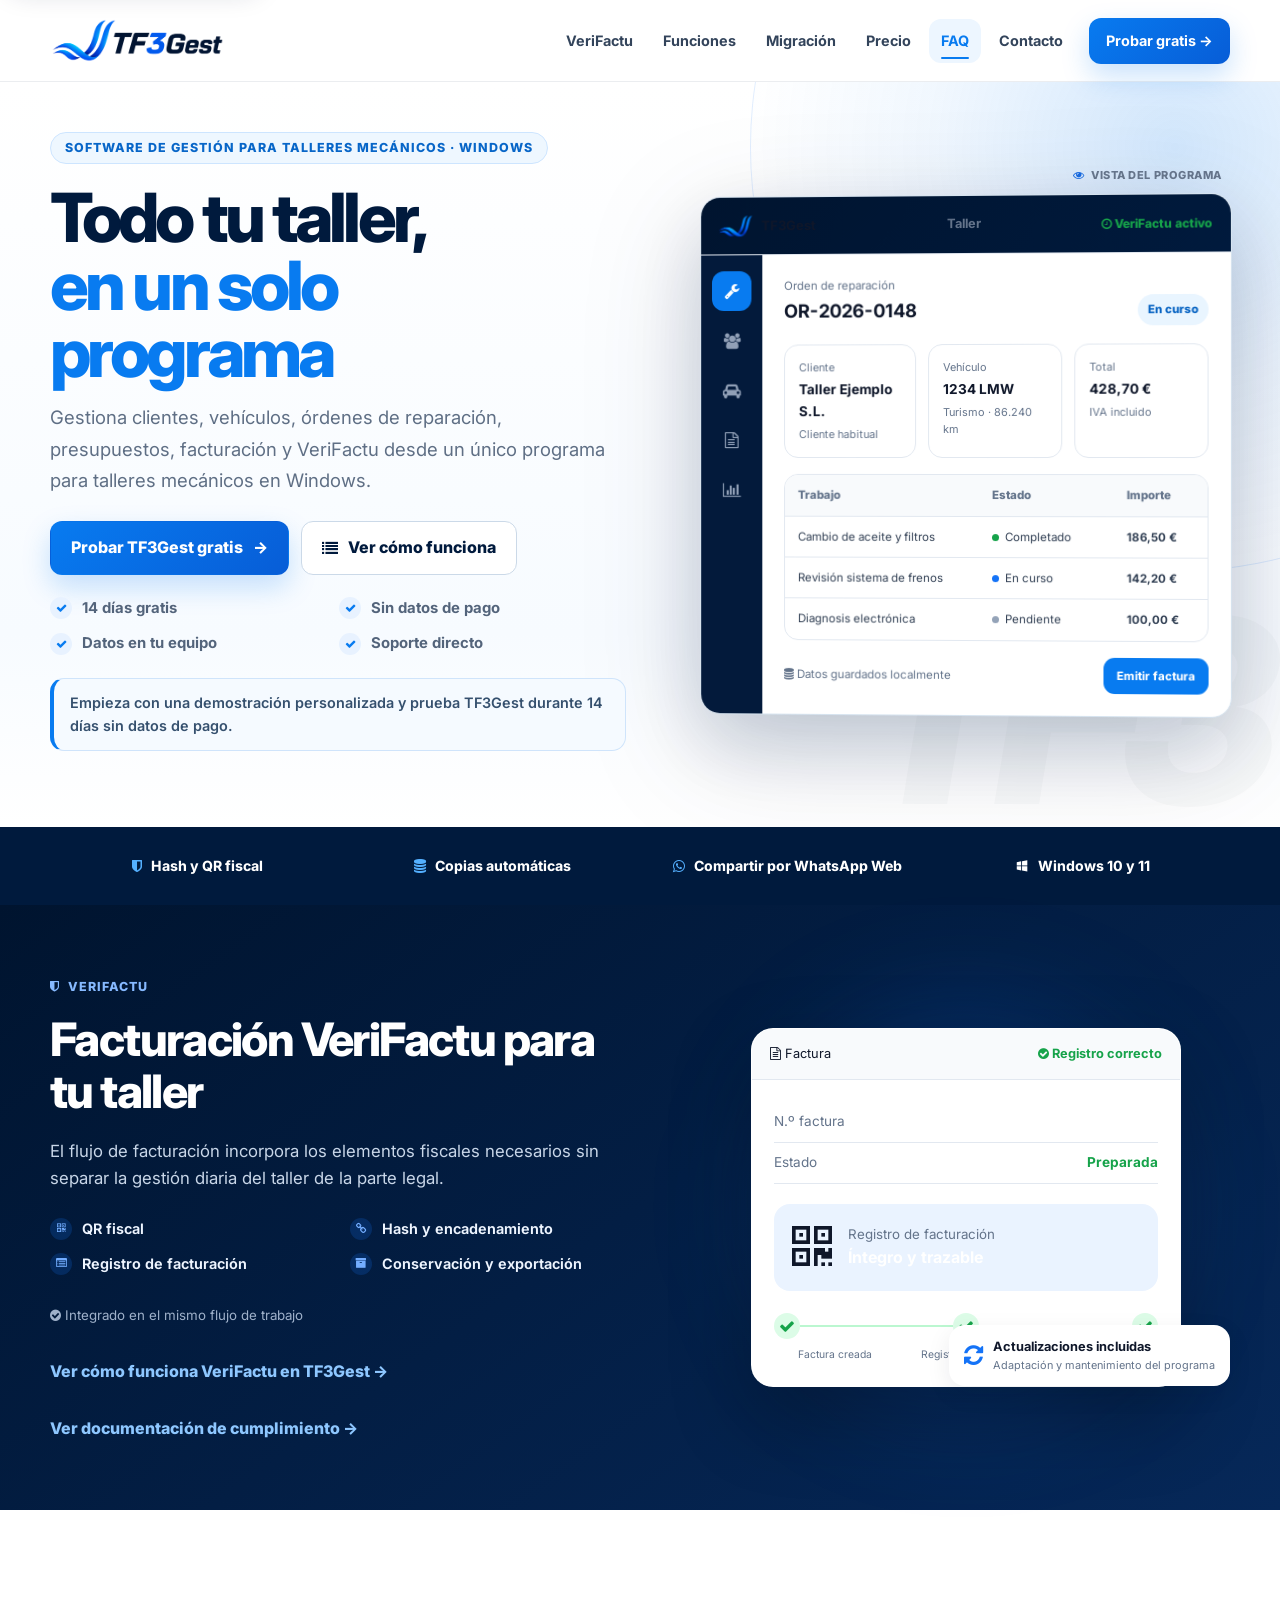
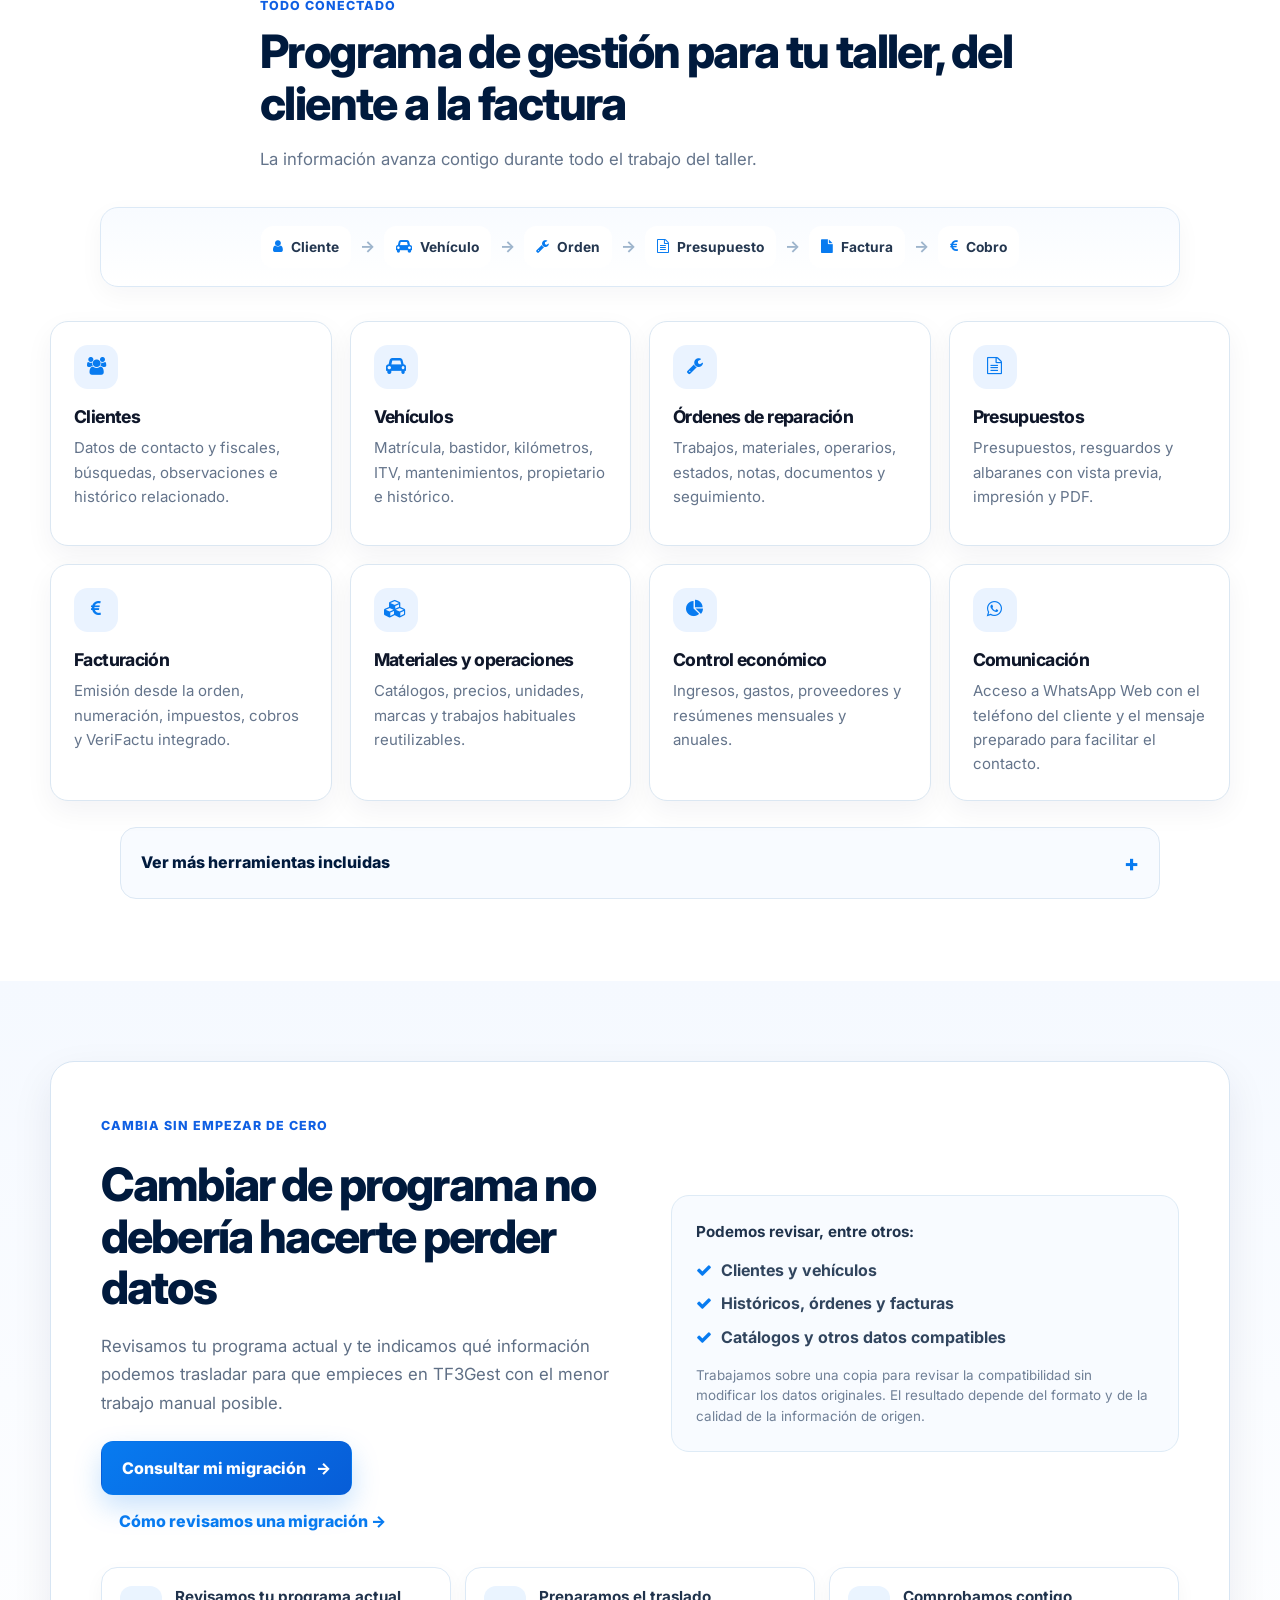
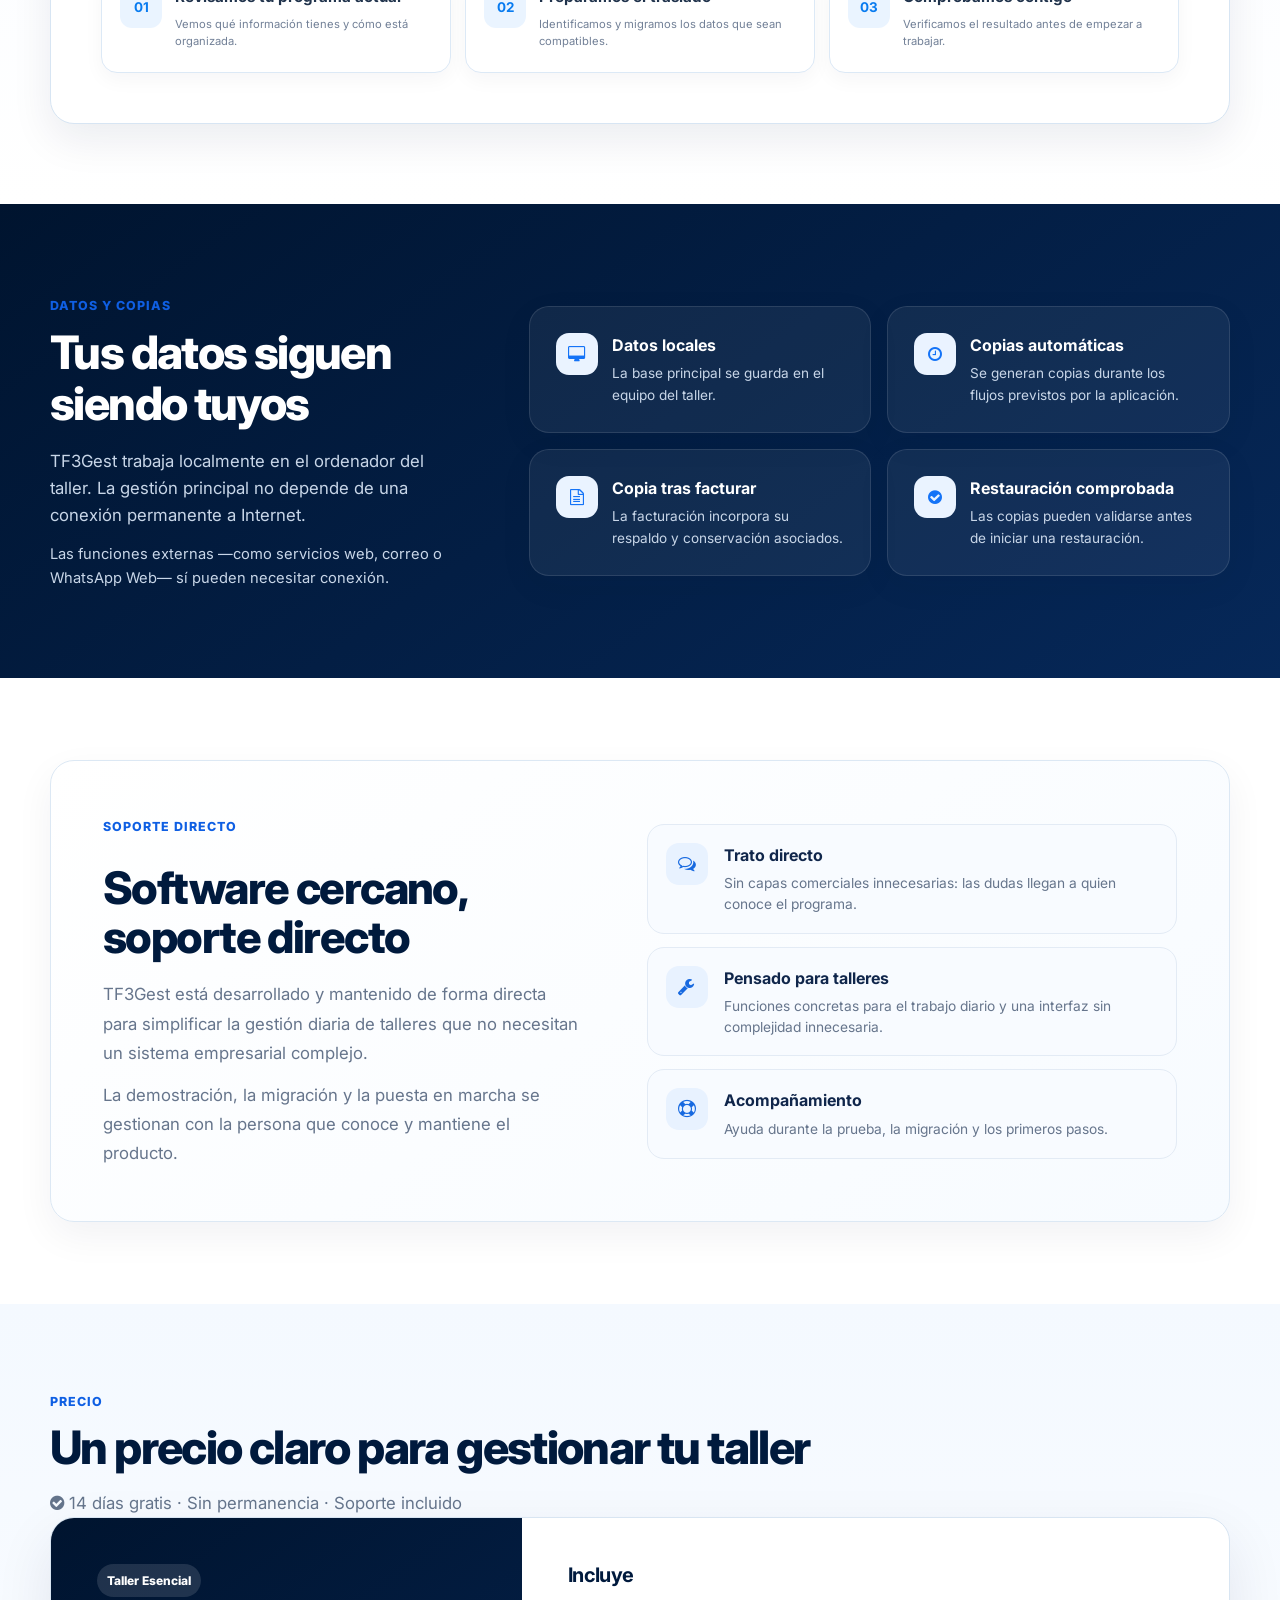
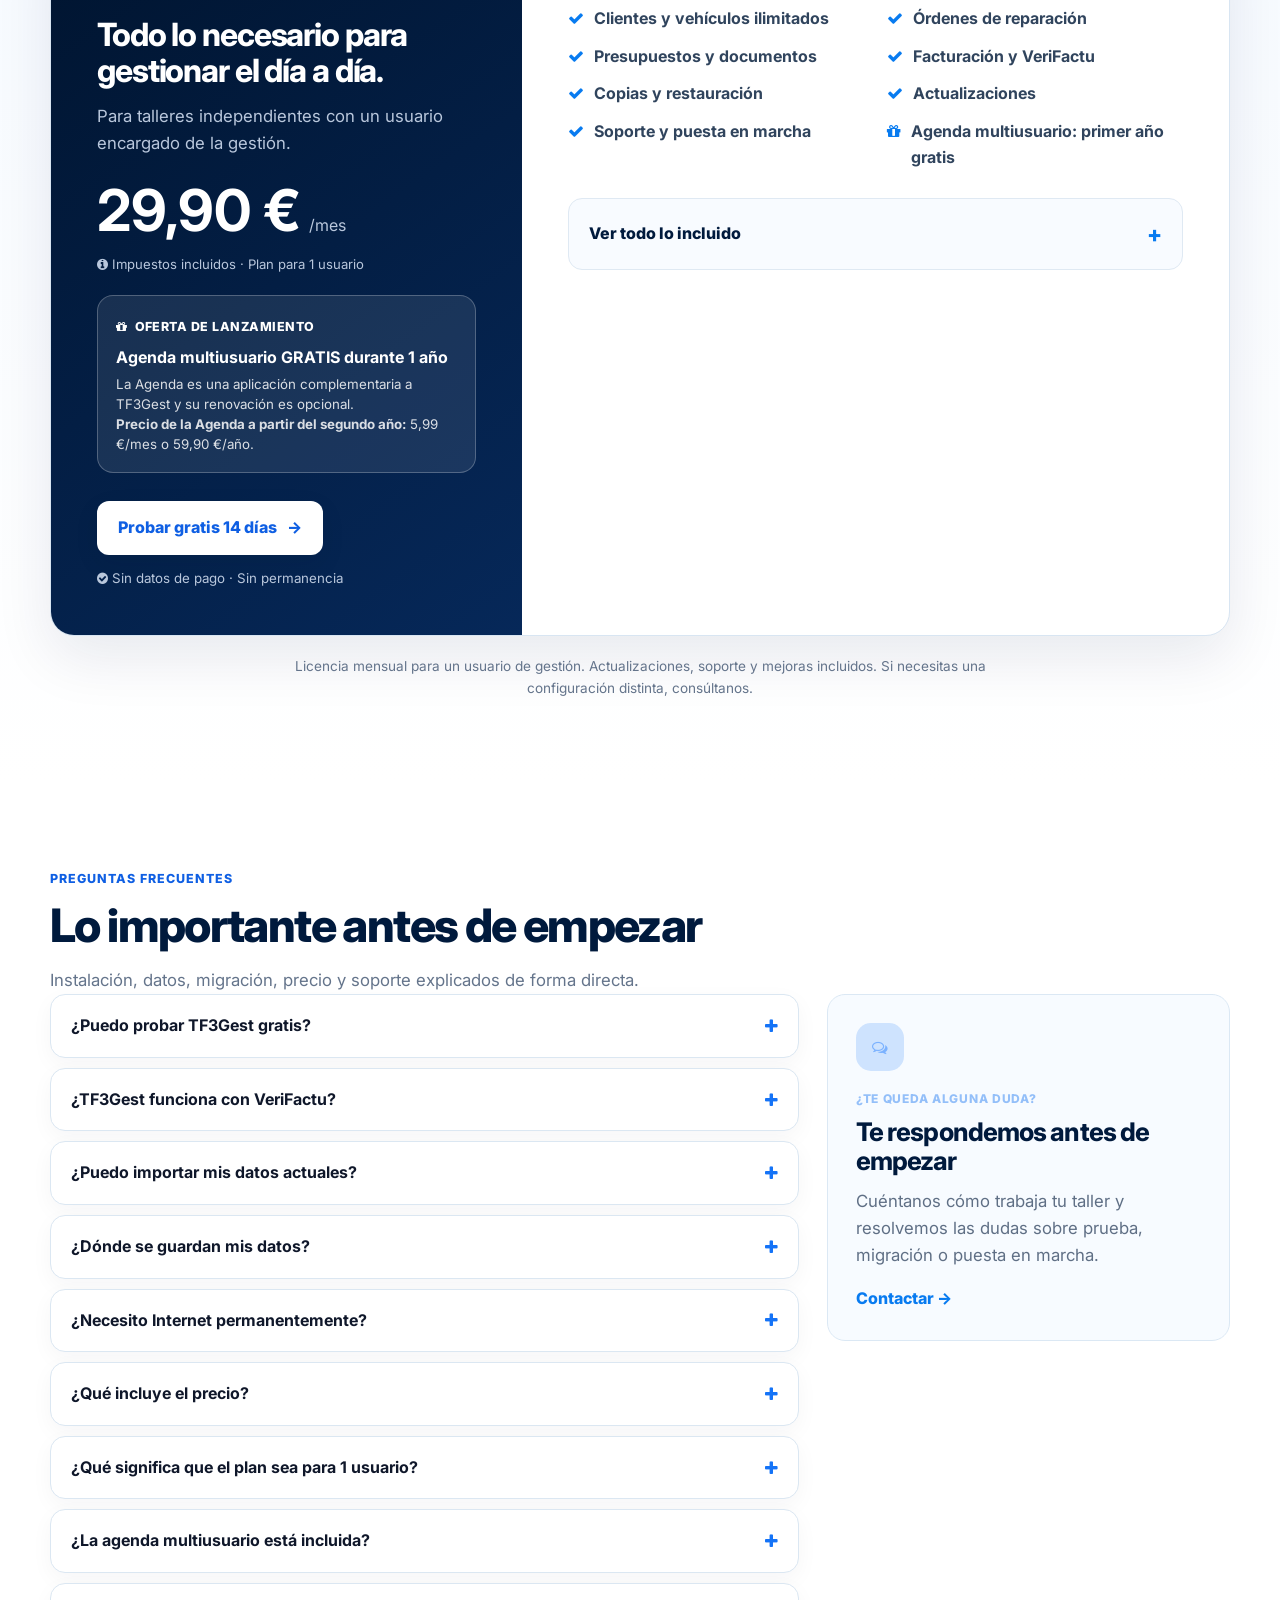
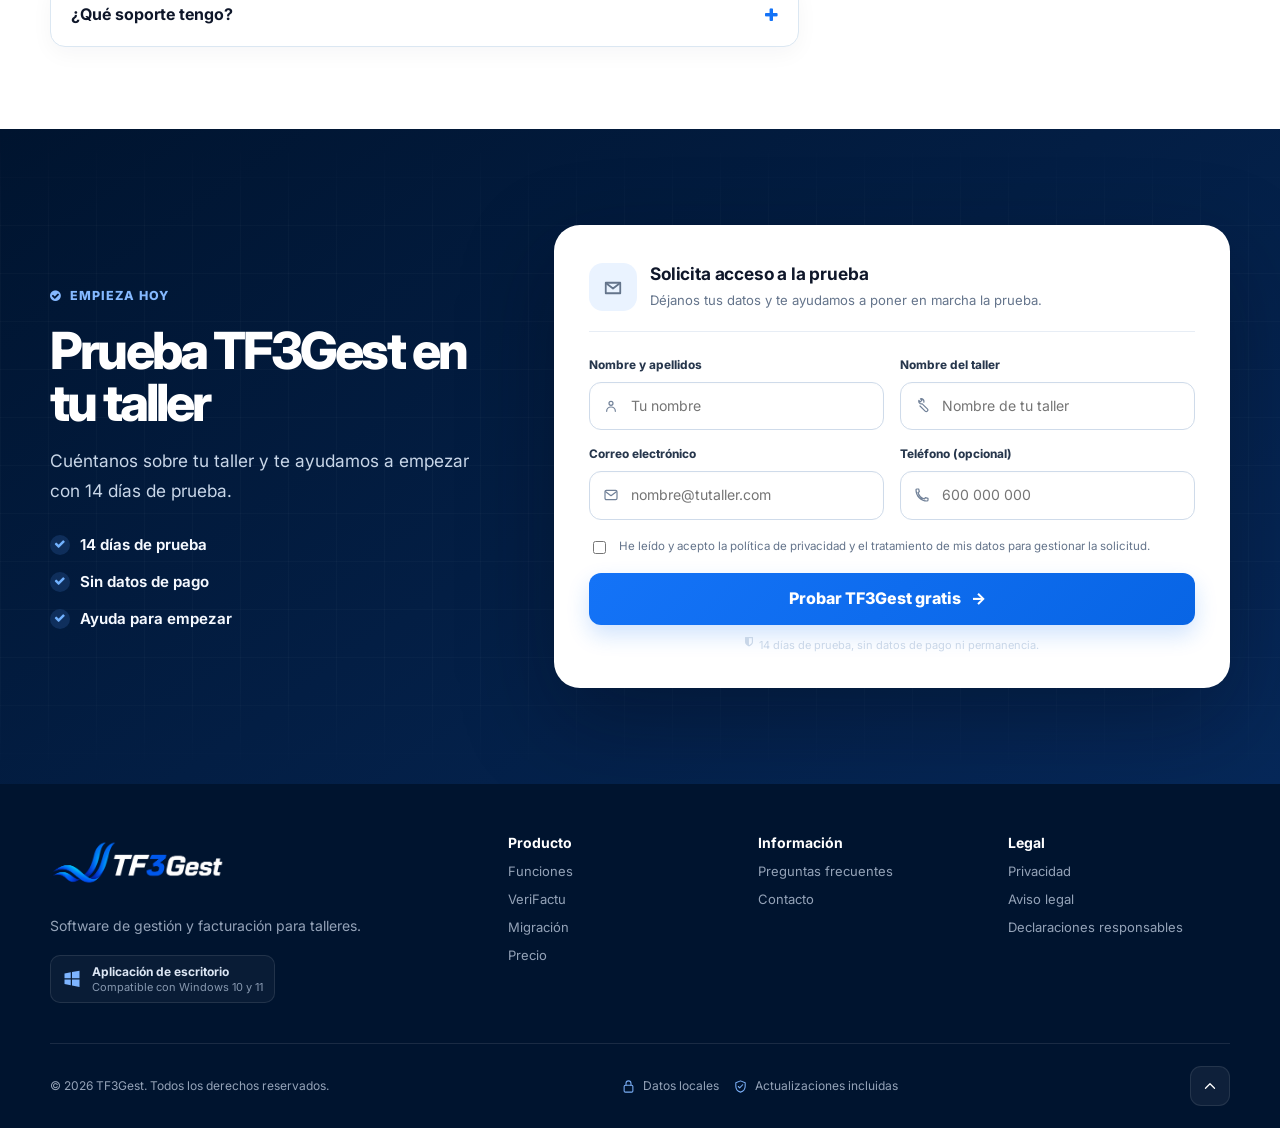
<file: index.html>
<!DOCTYPE html>

<html lang="es">
<head>
<title>TF3Gest | Software de gestión para talleres mecánicos</title>
<meta charset="utf-8"/>
<meta content="Software de gestión para talleres mecánicos en Windows: clientes, vehículos, órdenes de reparación, presupuestos, facturación, cobros y VeriFactu." name="description"/>
<meta content="width=device-width, initial-scale=1" name="viewport"/>
<meta content="index, follow, max-image-preview:large" name="robots"/>
<meta content="TF3Gest" name="author"/>
<meta content="#071633" name="theme-color"/>
<meta content="light" name="color-scheme"/>
<link href="https://tf3gest.com/" rel="canonical"/>



<link href="site.webmanifest" rel="manifest"/>
<meta content="website" property="og:type"/>
<meta content="TF3Gest" property="og:site_name"/>
<meta content="es_ES" property="og:locale"/>
<meta content="TF3Gest, software de gestión para talleres mecánicos" property="og:image:alt"/>
<meta content="TF3Gest | Software de gestión para talleres mecánicos" name="twitter:title"/>
<meta content="Software para talleres mecánicos con gestión, facturación y VeriFactu en Windows." name="twitter:description"/>
<meta content="https://tf3gest.com/images/tf3gest-social.png" name="twitter:image"/>
<meta content="TF3Gest | Software de gestión para talleres mecánicos" property="og:title"/>
<meta content="Gestiona clientes, vehículos, reparaciones, presupuestos, facturación y VeriFactu desde un único programa para talleres mecánicos." property="og:description"/>
<meta content="https://tf3gest.com/images/tf3gest-social.png" property="og:image"/>
<meta content="https://tf3gest.com/" property="og:url"/>
<meta content="summary_large_image" name="twitter:card"/>
<script type="application/ld+json">{"@context":"https://schema.org","@type":"SoftwareApplication","name":"TF3Gest","url":"https://tf3gest.com/","applicationCategory":"BusinessApplication","applicationSubCategory":"Software de gestión para talleres mecánicos","operatingSystem":"Windows 10, Windows 11","inLanguage":"es-ES","description":"Software de gestión para talleres mecánicos en Windows: clientes, vehículos, órdenes de reparación, presupuestos, facturación, cobros y VeriFactu.","image":"https://tf3gest.com/images/tf3gest-social.png","offers":{"@type":"Offer","price":"29.90","priceCurrency":"EUR","description":"Plan Taller Esencial para 1 usuario"},"featureList":["Clientes y vehículos","Órdenes de reparación","Presupuestos, facturación y cobros","Funciones VeriFactu","Control económico","Copias de seguridad"]}</script>
<script type="application/ld+json">{
  "@context": "https://schema.org",
  "@type": "FAQPage",
  "mainEntity": [
    {
      "@type": "Question",
      "name": "¿Puedo probar TF3Gest gratis?",
      "acceptedAnswer": {
        "@type": "Answer",
        "text": "Sí. Puedes solicitar acceso y probar TF3Gest durante 14 días sin facilitar datos de pago."
      }
    },
    {
      "@type": "Question",
      "name": "¿TF3Gest funciona con VeriFactu?",
      "acceptedAnswer": {
        "@type": "Answer",
        "text": "Sí. La facturación incorpora los elementos de registro, trazabilidad, encadenamiento y QR incluidos en el flujo de VeriFactu de la aplicación."
      }
    },
    {
      "@type": "Question",
      "name": "¿Puedo importar mis datos actuales?",
      "acceptedAnswer": {
        "@type": "Answer",
        "text": "Sí. Revisamos previamente el formato y te indicamos qué información compatible puede trasladarse."
      }
    },
    {
      "@type": "Question",
      "name": "¿Dónde se guardan mis datos?",
      "acceptedAnswer": {
        "@type": "Answer",
        "text": "La base principal se guarda localmente en el ordenador del taller y la aplicación incorpora funciones de copia, validación y restauración."
      }
    },
    {
      "@type": "Question",
      "name": "¿Necesito Internet permanentemente?",
      "acceptedAnswer": {
        "@type": "Answer",
        "text": "No para la gestión principal. Las funciones que dependen de servicios externos sí necesitan conexión."
      }
    },
    {
      "@type": "Question",
      "name": "¿Qué incluye el precio?",
      "acceptedAnswer": {
        "@type": "Answer",
        "text": "El Plan Taller Esencial cuesta 29,90 € al mes, impuestos incluidos, para un usuario e incluye actualizaciones y soporte."
      }
    },
    {
      "@type": "Question",
      "name": "¿Qué significa que el plan sea para 1 usuario?",
      "acceptedAnswer": {
        "@type": "Answer",
        "text": "El Plan Taller Esencial incluye un usuario de gestión. Si el taller necesita una configuración diferente, se revisa el caso concreto."
      }
    },
    {
      "@type": "Question",
      "name": "¿Qué soporte tengo?",
      "acceptedAnswer": {
        "@type": "Answer",
        "text": "Incluye soporte durante la puesta en marcha y para resolver incidencias o dudas de uso del producto."
      }
    }
  ]
}</script>
<link href="https://fonts.googleapis.com" rel="preconnect"/>
<link crossorigin="" href="https://fonts.gstatic.com" rel="preconnect"/>
<link href="https://tf3gest.com/apple-touch-icon.png" rel="apple-touch-icon" sizes="180x180"/><link href="https://tf3gest.com/favicon.ico" rel="icon" sizes="any"/><link href="https://tf3gest.com/favicon.png" rel="icon" sizes="48x48" type="image/png"/><link href="https://fonts.googleapis.com/css2?family=Inter:wght@400..800&amp;display=swap" rel="stylesheet"/>
<link as="font" crossorigin="anonymous" href="plugins/font-awesome-4.7.0/fonts/fontawesome-tf3gest.woff2" rel="preload" type="font/woff2"/><link href="plugins/font-awesome-4.7.0/css/font-awesome-tf3gest.min.css?v=20260828b" rel="stylesheet"/>
<link href="styles/design-system.css?v=2" rel="stylesheet"/>
<link href="styles/home.css?v=20260828g" rel="stylesheet"/>
<noscript>
<style>.nw-reveal{opacity:1;transform:none}</style>
</noscript><link href="styles/brand-final.css?v=20260828h" rel="stylesheet"/>
<meta content="TF3Gest" name="application-name"/><meta content="https://tf3gest.com/images/tf3gest-social.png" property="og:image:secure_url"/><meta content="image/png" property="og:image:type"/><meta content="1200" property="og:image:width"/><meta content="630" property="og:image:height"/><meta content="TF3Gest, software de gestión para talleres mecánicos" name="twitter:image:alt"/><link href="https://tf3gest.com/" hreflang="es-ES" rel="alternate"/><link href="https://tf3gest.com/" hreflang="x-default" rel="alternate"/><script type="application/ld+json">{"@context":"https://schema.org","@type":"WebSite","@id":"https://tf3gest.com/#website","url":"https://tf3gest.com/","name":"TF3Gest","alternateName":"TF3 Gest","inLanguage":"es-ES","description":"Software de gestión y facturación para talleres mecánicos."}</script><script type="application/ld+json">{"@context":"https://schema.org","@type":"Organization","@id":"https://tf3gest.com/#organization","name":"TF3Gest","url":"https://tf3gest.com/","email":"mailto:tf3gest@gmail.com","logo":"https://tf3gest.com/images/tf3gest-logo.png"}</script></head>
<body id="top">
<a class="nw-skip-link" href="#contenido-principal">Saltar al contenido principal</a>
<div class="super_container">
<header class="header">
<div id="navbar_container">
</div>
</header>
<main id="inicio" tabindex="-1">
<span aria-hidden="true" class="nw-anchor-target" id="contenido-principal">
</span>
<section class="nw-hero" id="hero-section">
<div class="nw-shell nw-hero__grid">
<div class="nw-hero__copy">
<span class="nw-kicker">Software de gestión para talleres mecánicos · Windows</span>
<h1>Todo tu taller, <span>en un solo programa</span>
</h1>
<p class="nw-hero__lead">Gestiona clientes, vehículos, órdenes de reparación, presupuestos, facturación y VeriFactu desde un único programa para talleres mecánicos en Windows.</p>
<div class="nw-hero__actions">
<a class="nw-btn nw-btn--primary" href="#download-section">Probar TF3Gest gratis <span aria-hidden="true">→</span></a>
<a class="nw-btn nw-btn--secondary" href="#features-section">
<i aria-hidden="true" class="fa fa-list">
</i> Ver cómo funciona</a>
</div>
<div class="nw-trust">
<span>
<i aria-hidden="true" class="fa fa-check">
</i> 14 días gratis</span>
<span>
<i aria-hidden="true" class="fa fa-check">
</i> Sin datos de pago</span>
<span>
<i aria-hidden="true" class="fa fa-check">
</i> Datos en tu equipo</span>
<span>
<i aria-hidden="true" class="fa fa-check">
</i> Soporte directo</span>
</div>
<p class="nw-prelaunch-note">Empieza con una demostración personalizada y prueba TF3Gest durante 14 días sin datos de pago.</p>
</div>
<div aria-label="Vista de TF3Gest" class="nw-hero__visual">
<span class="nw-concept-label">
<i aria-hidden="true" class="fa fa-eye">
</i> Vista del programa</span>
<div aria-label="Vista del panel de TF3Gest" class="nw-app-preview">
<div class="nw-app-preview__topbar">
<div class="nw-app-preview__brand">
<img alt="" decoding="async" height="106" src="images/tf3gest-symbol-clean.png?v=20260828e" width="160"/>
<strong>TF3Gest</strong>
</div>
<span>Taller</span>
<div class="nw-app-preview__status">
<i aria-hidden="true" class="fa fa-clock-o">
</i> VeriFactu activo</div>
</div>
<div class="nw-app-preview__body">
<aside aria-hidden="true" class="nw-app-preview__sidebar">
<span class="is-active">
<i aria-hidden="true" class="fa fa-wrench">
</i>
</span>
<span>
<i aria-hidden="true" class="fa fa-users">
</i>
</span>
<span>
<i aria-hidden="true" class="fa fa-car">
</i>
</span>
<span>
<i aria-hidden="true" class="fa fa-file-text-o">
</i>
</span>
<span>
<i aria-hidden="true" class="fa fa-bar-chart">
</i>
</span>
</aside>
<div class="nw-app-preview__content">
<div class="nw-app-preview__heading">
<div>
<small>Orden de reparación</small>
<strong>OR-2026-0148</strong>
</div>
<span class="nw-status-pill">En curso</span>
</div>
<div class="nw-app-preview__cards">
<article>
<small>Cliente</small>
<strong>Taller Ejemplo S.L.</strong>
<span>Cliente habitual</span>
</article>
<article>
<small>Vehículo</small>
<strong>1234 LMW</strong>
<span>Turismo · 86.240 km</span>
</article>
<article>
<small>Total</small>
<strong>428,70 €</strong>
<span>IVA incluido</span>
</article>
</div>
<div class="nw-app-preview__table">
<div class="nw-app-preview__table-head">
<span>Trabajo</span>
<span>Estado</span>
<span>Importe</span>
</div>
<div>
<span>Cambio de aceite y filtros</span>
<span>
<b class="nw-dot nw-dot--green">
</b>Completado</span>
<strong>186,50 €</strong>
</div>
<div>
<span>Revisión sistema de frenos</span>
<span>
<b class="nw-dot">
</b>En curso</span>
<strong>142,20 €</strong>
</div>
<div>
<span>Diagnosis electrónica</span>
<span>
<b class="nw-dot nw-dot--gray">
</b>Pendiente</span>
<strong>100,00 €</strong>
</div>
</div>
<div class="nw-app-preview__footer">
<span>
<i aria-hidden="true" class="fa fa-database">
</i> Datos guardados localmente</span>
<button type="button">Emitir factura</button>
</div>
</div>
</div>
</div>
</div>
</div>
</section>
<section aria-label="Ventajas principales" class="nw-proof-strip">
<div class="nw-shell nw-proof-strip__grid">
<span>
<i aria-hidden="true" class="fa fa-shield">
</i> Hash y QR fiscal</span>
<span>
<i aria-hidden="true" class="fa fa-database">
</i> Copias automáticas</span>
<span>
<i aria-hidden="true" class="fa fa-whatsapp">
</i> Compartir por WhatsApp Web</span>
<span>
<svg aria-hidden="true" class="nw-icon nw-icon--windows" height="20" viewbox="0 0 24 24" width="20">
<path d="M3 5.5 10.5 4v7H3zM12 3.7 21 2v9h-9zM3 12.5h7.5v7L3 18zM12 12.5h9v9l-9-1.7z" fill="currentColor" stroke="none"></path>
</svg> Windows 10 y 11</span>
</div>
</section>
<section class="nw-verifactu-section" id="benefits-section"><div class="nw-shell"><div class="nw-verifactu-panel">
<div class="nw-verifactu-copy"><span class="nw-verifactu-eyebrow"><i aria-hidden="true" class="fa fa-shield"></i> VERIFACTU</span><h2>Facturación VeriFactu para tu taller</h2><p>El flujo de facturación incorpora los elementos fiscales necesarios sin separar la gestión diaria del taller de la parte legal.</p><div class="nw-verifactu-checks"><span><i aria-hidden="true" class="fa fa-qrcode"></i> QR fiscal</span><span><i aria-hidden="true" class="fa fa-link"></i> Hash y encadenamiento</span><span><i aria-hidden="true" class="fa fa-list-alt"></i> Registro de facturación</span><span><i aria-hidden="true" class="fa fa-archive"></i> Conservación y exportación</span></div><div class="nw-verifactu-actions"><small><i aria-hidden="true" class="fa fa-check-circle"></i> Integrado en el mismo flujo de trabajo</small><a class="nw-inline-link nw-inline-link--light" href="verifactu-talleres.html">Ver cómo funciona VeriFactu en TF3Gest →</a><a class="nw-inline-link nw-inline-link--light" href="declaracion-responsable.html">Ver documentación de cumplimiento →</a></div></div>
<div aria-label="Ejemplo visual del flujo de facturación con VeriFactu" class="nw-verifactu-visual"><div class="nw-verifactu-glow"></div><div class="nw-verifactu-window"><div class="nw-verifactu-window__bar"><span><i aria-hidden="true" class="fa fa-file-text-o"></i> Factura</span><strong><i aria-hidden="true" class="fa fa-check-circle"></i> Registro correcto</strong></div><div class="nw-verifactu-window__body"><div class="nw-vf-row"><span>N.º factura</span><strong>F-2026-00128</strong></div><div class="nw-vf-row"><span>Estado</span><strong class="nw-vf-ok">Preparada</strong></div><div class="nw-vf-code"><i aria-hidden="true" class="fa fa-qrcode"></i><div><small>Registro de facturación</small><strong>Íntegro y trazable</strong></div></div><div class="nw-vf-chain"><span class="is-done"><i aria-hidden="true" class="fa fa-check"></i></span><b></b><span class="is-done"><i aria-hidden="true" class="fa fa-check"></i></span><b></b><span class="is-done"><i aria-hidden="true" class="fa fa-check"></i></span></div><div class="nw-vf-statuses"><span>Factura creada</span><span>Registro generado</span><span>Lista para emitir</span></div></div></div><div class="nw-verifactu-seal"><i aria-hidden="true" class="fa fa-refresh"></i><span><strong>Actualizaciones incluidas</strong><small>Adaptación y mantenimiento del programa</small></span></div></div>
</div></div></section>
<section class="nw-features-section" id="features-section"><div class="nw-shell"><div class="nw-features-heading"><span class="nw-section-kicker">Todo conectado</span><h2>Programa de gestión para tu taller, del cliente a la factura</h2><p>La información avanza contigo durante todo el trabajo del taller.</p></div><div aria-label="Flujo habitual de trabajo" class="nw-workflow-line"><span><i aria-hidden="true" class="fa fa-user"></i><strong>Cliente</strong></span><b aria-hidden="true">→</b><span><i aria-hidden="true" class="fa fa-car"></i><strong>Vehículo</strong></span><b aria-hidden="true">→</b><span><i aria-hidden="true" class="fa fa-wrench"></i><strong>Orden</strong></span><b aria-hidden="true">→</b><span><i aria-hidden="true" class="fa fa-file-text-o"></i><strong>Presupuesto</strong></span><b aria-hidden="true">→</b><span><i aria-hidden="true" class="fa fa-file"></i><strong>Factura</strong></span><b aria-hidden="true">→</b><span><i aria-hidden="true" class="fa fa-eur"></i><strong>Cobro</strong></span></div><div class="nw-features-grid nw-features-grid--core">
<article class="nw-feature-card"><span class="nw-feature-card__icon"><i aria-hidden="true" class="fa fa-users"></i></span><h3>Clientes</h3><p>Datos de contacto y fiscales, búsquedas, observaciones e histórico relacionado.</p></article><article class="nw-feature-card"><span class="nw-feature-card__icon"><i aria-hidden="true" class="fa fa-car"></i></span><h3>Vehículos</h3><p>Matrícula, bastidor, kilómetros, ITV, mantenimientos, propietario e histórico.</p></article><article class="nw-feature-card"><span class="nw-feature-card__icon"><i aria-hidden="true" class="fa fa-wrench"></i></span><h3>Órdenes de reparación</h3><p>Trabajos, materiales, operarios, estados, notas, documentos y seguimiento.</p></article><article class="nw-feature-card"><span class="nw-feature-card__icon"><i aria-hidden="true" class="fa fa-file-text-o"></i></span><h3>Presupuestos</h3><p>Presupuestos, resguardos y albaranes con vista previa, impresión y PDF.</p></article><article class="nw-feature-card"><span class="nw-feature-card__icon"><i aria-hidden="true" class="fa fa-eur"></i></span><h3>Facturación</h3><p>Emisión desde la orden, numeración, impuestos, cobros y VeriFactu integrado.</p></article><article class="nw-feature-card"><span class="nw-feature-card__icon"><i aria-hidden="true" class="fa fa-cubes"></i></span><h3>Materiales y operaciones</h3><p>Catálogos, precios, unidades, marcas y trabajos habituales reutilizables.</p></article><article class="nw-feature-card"><span class="nw-feature-card__icon"><i aria-hidden="true" class="fa fa-pie-chart"></i></span><h3>Control económico</h3><p>Ingresos, gastos, proveedores y resúmenes mensuales y anuales.</p></article><article class="nw-feature-card"><span class="nw-feature-card__icon"><i aria-hidden="true" class="fa fa-whatsapp"></i></span><h3>Comunicación</h3><p>Acceso a WhatsApp Web con el teléfono del cliente y el mensaje preparado para facilitar el contacto.</p></article></div>
<details class="nw-more-features"><summary>Ver más herramientas incluidas <span aria-hidden="true">+</span></summary><div class="nw-more-features__grid"><span><i aria-hidden="true" class="fa fa-paperclip"></i><strong>Archivos y firma</strong><small>Fotos, documentos y firma vinculados a órdenes y entregas.</small></span><span><i aria-hidden="true" class="fa fa-cubes"></i><strong>Stock y compras</strong><small>Existencias, compras, proveedores y control de materiales desde el mismo entorno.</small></span><span><i aria-hidden="true" class="fa fa-exchange"></i><strong>Migración de datos</strong><small>Revisión y traslado de información del programa anterior cuando sea compatible.</small></span><span><i aria-hidden="true" class="fa fa-database"></i><strong>Copias e informes</strong><small>Copias, validación, restauración y exportación de información.</small></span></div></details></div></section>
<section class="nw-migration-section" id="migration-section"><div class="nw-shell"><div class="nw-migration-panel nw-migration-panel--split"><div class="nw-migration-copy"><span class="nw-section-kicker">Cambia sin empezar de cero</span><h2>Cambiar de programa no debería hacerte perder datos</h2><p>Revisamos tu programa actual y te indicamos qué información podemos trasladar para que empieces en TF3Gest con el menor trabajo manual posible.</p><a class="nw-btn nw-btn--primary nw-migration-cta" href="contact.html?motivo=migracion">Consultar mi migración <span>→</span></a><a class="nw-inline-link" href="migracion-programa-taller.html">Cómo revisamos una migración →</a></div><div class="nw-migration-data"><strong>Podemos revisar, entre otros:</strong><ul><li><i aria-hidden="true" class="fa fa-check"></i> Clientes y vehículos</li><li><i aria-hidden="true" class="fa fa-check"></i> Históricos, órdenes y facturas</li><li><i aria-hidden="true" class="fa fa-check"></i> Catálogos y otros datos compatibles</li></ul><small>Trabajamos sobre una copia para revisar la compatibilidad sin modificar los datos originales. El resultado depende del formato y de la calidad de la información de origen.</small></div><div aria-label="Proceso de migración" class="nw-migration-steps"><span><strong>01</strong><b>Revisamos tu programa actual</b><small>Vemos qué información tienes y cómo está organizada.</small></span><span><strong>02</strong><b>Preparamos el traslado</b><small>Identificamos y migramos los datos que sean compatibles.</small></span><span><strong>03</strong><b>Comprobamos contigo</b><small>Verificamos el resultado antes de empezar a trabajar.</small></span></div></div></div></section>
<section class="nw-security-section" id="security-section"><div class="nw-shell"><div class="nw-security-grid"><div><span class="nw-section-kicker">Datos y copias</span><h2>Tus datos siguen siendo tuyos</h2><p>TF3Gest trabaja localmente en el ordenador del taller. La gestión principal no depende de una conexión permanente a Internet.</p><p class="nw-security-note">Las funciones externas —como servicios web, correo o WhatsApp Web— sí pueden necesitar conexión.</p></div><div class="nw-security-cards"><article><i aria-hidden="true" class="fa fa-desktop"></i><strong>Datos locales</strong><span>La base principal se guarda en el equipo del taller.</span></article><article><i aria-hidden="true" class="fa fa-clock-o"></i><strong>Copias automáticas</strong><span>Se generan copias durante los flujos previstos por la aplicación.</span></article><article><i aria-hidden="true" class="fa fa-file-text-o"></i><strong>Copia tras facturar</strong><span>La facturación incorpora su respaldo y conservación asociados.</span></article><article><i aria-hidden="true" class="fa fa-check-circle"></i><strong>Restauración comprobada</strong><span>Las copias pueden validarse antes de iniciar una restauración.</span></article></div></div></div></section>
<section class="nw-about-section" id="about-section"><div class="nw-shell"><div class="nw-about-panel"><div class="nw-about-copy"><span class="nw-section-kicker">Soporte directo</span><h2>Software cercano, soporte directo</h2><p>TF3Gest está desarrollado y mantenido de forma directa para simplificar la gestión diaria de talleres que no necesitan un sistema empresarial complejo.</p><p>La demostración, la migración y la puesta en marcha se gestionan con la persona que conoce y mantiene el producto.</p></div><div class="nw-about-facts"><article><i aria-hidden="true" class="fa fa-comments-o"></i><div><strong>Trato directo</strong><span>Sin capas comerciales innecesarias: las dudas llegan a quien conoce el programa.</span></div></article><article><i aria-hidden="true" class="fa fa-wrench"></i><div><strong>Pensado para talleres</strong><span>Funciones concretas para el trabajo diario y una interfaz sin complejidad innecesaria.</span></div></article><article><i aria-hidden="true" class="fa fa-life-ring"></i><div><strong>Acompañamiento</strong><span>Ayuda durante la prueba, la migración y los primeros pasos.</span></div></article></div></div></div></section>
<section class="nw-pricing-section nw-pricing-section--premium" id="pricing-section"><div class="nw-shell"><div class="nw-pricing-heading"><span class="nw-section-kicker">Precio</span><h2>Un precio claro para gestionar tu taller</h2><p class="nw-pricing-terms"><i aria-hidden="true" class="fa fa-check-circle"></i> 14 días gratis <span>·</span> Sin permanencia <span>·</span> Soporte incluido</p></div><article class="nw-plan-showcase nw-plan-showcase--simple"><div class="nw-plan-summary"><span class="nw-price-badge">Taller Esencial</span><h3>Todo lo necesario para gestionar el día a día.</h3><p>Para talleres independientes con un usuario encargado de la gestión.</p><div class="nw-price nw-price--light"><strong>29,90 €</strong><span>/mes</span></div><p class="nw-price-plain"><i aria-hidden="true" class="fa fa-info-circle"></i> Impuestos incluidos · Plan para 1 usuario</p><div class="nw-agenda-offer"><span class="nw-agenda-offer__badge"><i aria-hidden="true" class="fa fa-gift"></i> Oferta de lanzamiento</span><strong>Agenda multiusuario GRATIS durante 1 año</strong><small>La Agenda es una aplicación complementaria a TF3Gest y su renovación es opcional.<br><b>Precio de la Agenda a partir del segundo año:</b> 5,99 €/mes o 59,90 €/año.</small></div><a class="nw-btn nw-btn--light" href="#download-section">Probar gratis 14 días <span>→</span></a><small><i aria-hidden="true" class="fa fa-check-circle"></i> Sin datos de pago · Sin permanencia</small></div><div class="nw-plan-core"><h4>Incluye</h4><ul><li><i aria-hidden="true" class="fa fa-check"></i> Clientes y vehículos ilimitados</li><li><i aria-hidden="true" class="fa fa-check"></i> Órdenes de reparación</li><li><i aria-hidden="true" class="fa fa-check"></i> Presupuestos y documentos</li><li><i aria-hidden="true" class="fa fa-check"></i> Facturación y VeriFactu</li><li><i aria-hidden="true" class="fa fa-check"></i> Copias y restauración</li><li><i aria-hidden="true" class="fa fa-check"></i> Actualizaciones</li><li><i aria-hidden="true" class="fa fa-check"></i> Soporte y puesta en marcha</li><li class="nw-plan-bonus"><i aria-hidden="true" class="fa fa-gift"></i> Agenda multiusuario: primer año gratis</li></ul><details class="nw-plan-details"><summary>Ver todo lo incluido <span aria-hidden="true">+</span></summary><div class="nw-plan-details__grid"><div><strong>Gestión</strong><span>1 usuario · búsquedas · históricos · kilometraje · ITV.</span></div><div><strong>Reparaciones</strong><span>Estados · trabajos · notas · materiales · historial.</span></div><div><strong>Facturación</strong><span>PDF · series · impuestos · albaranes · cobros · VeriFactu.</span></div><div><strong>Siempre incluido</strong><span>Base local · copias · actualizaciones · soporte · mejoras.</span></div></div></details></div></article><p class="nw-pricing-footnote">Licencia mensual para un usuario de gestión. Actualizaciones, soporte y mejoras incluidos. Si necesitas una configuración distinta, consúltanos.</p></div></section>
<section class="nw-faq-section" id="faq-section"><div class="nw-shell"><div class="nw-faq-heading nw-reveal"><span class="nw-section-kicker">Preguntas frecuentes</span><h2>Lo importante antes de empezar</h2><p>Instalación, datos, migración, precio y soporte explicados de forma directa.</p></div><div class="nw-faq-layout"><div class="nw-faq-list"><details class="nw-faq-item nw-reveal"><summary><span>¿Puedo probar TF3Gest gratis?</span><i aria-hidden="true" class="fa fa-plus"></i></summary><div class="nw-faq-answer"><p>Sí. Puedes solicitar acceso y probar TF3Gest durante 14 días sin facilitar datos de pago.</p></div></details><details class="nw-faq-item nw-reveal"><summary><span>¿TF3Gest funciona con VeriFactu?</span><i aria-hidden="true" class="fa fa-plus"></i></summary><div class="nw-faq-answer"><p>Sí. La facturación incorpora los elementos de registro, trazabilidad, encadenamiento y QR incluidos en el flujo de VeriFactu de la aplicación.</p></div></details><details class="nw-faq-item nw-reveal"><summary><span>¿Puedo importar mis datos actuales?</span><i aria-hidden="true" class="fa fa-plus"></i></summary><div class="nw-faq-answer"><p>Sí. Revisamos previamente el formato y te indicamos qué clientes, vehículos, históricos, facturas, órdenes o catálogos pueden trasladarse.</p></div></details><details class="nw-faq-item nw-reveal"><summary><span>¿Dónde se guardan mis datos?</span><i aria-hidden="true" class="fa fa-plus"></i></summary><div class="nw-faq-answer"><p>La base principal se guarda localmente en el ordenador del taller y la aplicación incorpora funciones de copia, validación y restauración.</p></div></details><details class="nw-faq-item nw-reveal"><summary><span>¿Necesito Internet permanentemente?</span><i aria-hidden="true" class="fa fa-plus"></i></summary><div class="nw-faq-answer"><p>No para la gestión principal. Las funciones que dependen de servicios externos, como correo, WhatsApp Web u otros servicios online, sí necesitan conexión.</p></div></details><details class="nw-faq-item nw-reveal"><summary><span>¿Qué incluye el precio?</span><i aria-hidden="true" class="fa fa-plus"></i></summary><div class="nw-faq-answer"><p>El Plan Taller Esencial cuesta 29,90 € al mes, impuestos incluidos, para un usuario. Incluye las funciones del plan, actualizaciones, copias y soporte.</p></div></details><details class="nw-faq-item nw-reveal"><summary><span>¿Qué significa que el plan sea para 1 usuario?</span><i aria-hidden="true" class="fa fa-plus"></i></summary><div class="nw-faq-answer"><p>El Plan Taller Esencial incluye un usuario de gestión. Si tu taller necesita una configuración diferente, consúltanos y revisamos contigo el caso concreto.</p></div></details><details class="nw-faq-item nw-reveal"><summary><span>¿La agenda multiusuario está incluida?</span><i aria-hidden="true" class="fa fa-plus"></i></summary><div class="nw-faq-answer"><p>Como oferta de lanzamiento, la Agenda multiusuario está incluida gratis durante el primer año con TF3Gest. La Agenda es una aplicación complementaria a TF3Gest y su renovación es opcional. A partir del segundo año, el precio de la Agenda es de 5,99 € al mes o 59,90 € al año. Puedes seguir utilizando TF3Gest aunque no renueves la Agenda.</p></div></details><details class="nw-faq-item nw-reveal"><summary><span>¿Qué soporte tengo?</span><i aria-hidden="true" class="fa fa-plus"></i></summary><div class="nw-faq-answer"><p>Tienes soporte durante la puesta en marcha y para resolver incidencias o dudas de uso, con atención directa sobre el propio producto.</p></div></details></div><aside class="nw-faq-card nw-reveal"><span class="nw-faq-card__icon"><i aria-hidden="true" class="fa fa-comments-o"></i></span><span class="nw-faq-card__eyebrow">¿Te queda alguna duda?</span><h3>Te respondemos antes de empezar</h3><p>Cuéntanos cómo trabaja tu taller y resolvemos las dudas sobre prueba, migración o puesta en marcha.</p><a class="nw-inline-link" href="contact.html?motivo=consulta">Contactar →</a></aside></div></div></section>
<section class="nw-download-section" id="download-section">
<div class="nw-shell">
<div class="nw-download-panel">
<div class="nw-download-copy"><span class="nw-download-kicker"><i aria-hidden="true" class="fa fa-check-circle"></i> Empieza hoy</span><h2>Prueba TF3Gest en tu taller</h2><p>Cuéntanos sobre tu taller y te ayudamos a empezar con 14 días de prueba.</p><div class="nw-download-benefits"><span><i aria-hidden="true" class="fa fa-check"></i> 14 días de prueba</span><span><i aria-hidden="true" class="fa fa-check"></i> Sin datos de pago</span><span><i aria-hidden="true" class="fa fa-check"></i> Ayuda para empezar</span></div></div>
<div class="nw-download-form-card">
<div class="nw-download-form-heading">
<span aria-hidden="true" class="nw-download-form-icon">
<svg height="20" viewbox="0 0 24 24" width="20">
<path d="M4.75 6.75h14.5v10.5H4.75z"></path>
<path d="m5.5 7.5 6.5 5 6.5-5"></path>
</svg>
</span>
<div><strong>Solicita acceso a la prueba</strong><span>Déjanos tus datos y te ayudamos a poner en marcha la prueba.</span></div>
</div>
<form action="https://formspree.io/f/maeyyloe" aria-describedby="trial-form-status" class="nw-download-form" id="trial-form" method="POST">
<input name="_subject" type="hidden" value="Nueva solicitud de prueba de TF3Gest"/>
<input name="_language" type="hidden" value="es"/>
<input name="origen" type="hidden" value="Landing principal"/>
<input name="tipo_solicitud" type="hidden" value="Prueba gratuita de TF3Gest"/>
<div class="nw-form-grid">
<div class="nw-form-field">
<label for="trial-name">Nombre y apellidos</label>
<div class="nw-download-input-group">
<svg aria-hidden="true" class="nw-icon" height="20" viewbox="0 0 24 24" width="20">
<circle cx="12" cy="8" r="3"></circle>
<path d="M5.5 20a6.5 6.5 0 0 1 13 0"></path>
</svg>
<input aria-describedby="trial-name-error" autocapitalize="words" autocomplete="name" id="trial-name" maxlength="80" minlength="2" name="nombre" placeholder="Tu nombre" required="" spellcheck="false" type="text"/>
</div>
<small aria-atomic="true" aria-live="polite" class="nw-field-error" id="trial-name-error">
</small>
</div>
<div class="nw-form-field">
<label for="trial-workshop">Nombre del taller</label>
<div class="nw-download-input-group">
<svg aria-hidden="true" class="nw-icon" height="20" viewbox="0 0 24 24" width="20">
<path d="M14.7 6.3a4 4 0 0 0-5-5l2.1 2.1-2.4 2.4-2.1-2.1a4 4 0 0 0 5 5L20 16.4a2.3 2.3 0 1 1-3.3 3.3L9 12"></path>
</svg>
<input aria-describedby="trial-workshop-error" autocapitalize="words" autocomplete="organization" id="trial-workshop" maxlength="100" minlength="2" name="taller" placeholder="Nombre de tu taller" required="" spellcheck="false" type="text"/>
</div>
<small aria-atomic="true" aria-live="polite" class="nw-field-error" id="trial-workshop-error">
</small>
</div>
<div class="nw-form-field">
<label for="trial-email">Correo electrónico</label>
<div class="nw-download-input-group">
<svg aria-hidden="true" class="nw-icon" height="20" viewbox="0 0 24 24" width="20">
<rect height="14" rx="2" width="18" x="3" y="5"></rect>
<path d="m4 7 8 6 8-6"></path>
</svg>
<input aria-describedby="trial-email-error" autocapitalize="none" autocomplete="email" id="trial-email" inputmode="email" maxlength="120" name="email" placeholder="nombre@tutaller.com" required="" spellcheck="false" type="email"/>
</div>
<small aria-atomic="true" aria-live="polite" class="nw-field-error" id="trial-email-error">
</small>
</div>
<div class="nw-form-field">
<label for="trial-phone">Teléfono <span class="nw-optional">(opcional)</span>
</label>
<div class="nw-download-input-group">
<svg aria-hidden="true" class="nw-icon" height="20" viewbox="0 0 24 24" width="20">
<path d="M7 3H4.5A1.5 1.5 0 0 0 3 4.5C3 13.6 10.4 21 19.5 21a1.5 1.5 0 0 0 1.5-1.5V17l-4-1-1.2 2a14 14 0 0 1-9.8-9.8L8 7Z"></path>
</svg>
<input aria-describedby="trial-phone-error" autocapitalize="none" autocomplete="tel" id="trial-phone" inputmode="tel" maxlength="30" name="telefono" placeholder="600 000 000" spellcheck="false" type="tel"/>
</div>
<small aria-atomic="true" aria-live="polite" class="nw-field-error" id="trial-phone-error">
</small>
</div>
</div>
<div aria-hidden="true" class="nw-form-honeypot">
<label for="trial-company-web">No rellenar este campo</label>
<input autocomplete="off" id="trial-company-web" name="_gotcha" tabindex="-1" type="text"/>
</div>
<label class="nw-consent" for="trial-consent">
<input aria-describedby="trial-consent-error" id="trial-consent" name="privacidad_aceptada" required="" type="checkbox" value="Sí"/>
<span>
                  He leído y acepto la <a href="privacidad.html" rel="noopener noreferrer" target="_blank">política de privacidad</a> y el tratamiento de mis datos para gestionar la solicitud.
                </span>
</label>
<small aria-atomic="true" aria-live="polite" class="nw-field-error nw-field-error--consent" id="trial-consent-error">
</small>
<div aria-atomic="true" aria-live="polite" class="nw-form-status" id="trial-form-status" role="status">
</div>
<button id="trial-submit" type="submit">
<span class="nw-submit-label">Probar TF3Gest gratis</span>
<span aria-hidden="true" class="nw-submit-arrow">→</span>
<span aria-hidden="true" class="nw-submit-spinner">
</span>
</button>
</form>
<p class="nw-download-privacy"><i aria-hidden="true" class="fa fa-shield"></i> 14 días de prueba, sin datos de pago ni permanencia.</p>
</div>
</div>
</div>
</section>
</main>
<div aria-hidden="true" class="nw-page-progress">
<span id="nw-page-progress-bar">
</span>
</div>
</div>
<script defer="" src="js/navbar.js?v=20260828d">
</script>
<script defer="" src="js/formulario.js?v=7">
</script>
<script defer="" src="js/site-enhancements.js?v=3">
</script>
<footer class="nw-footer">
<div class="nw-footer__shell">
<div class="nw-footer__top">
<div class="nw-footer__brand">
<a aria-label="Volver al inicio" class="nw-footer__logo" href="/#inicio"><img alt="TF3Gest" class="nw-footer__logo-image" decoding="async" height="266" loading="lazy" src="images/tf3gest-logo-white.png" width="800"/></a>
<p>Software de gestión y facturación para talleres.</p>
<div class="nw-footer__platform">
<svg aria-hidden="true" class="nw-icon nw-icon--windows" height="20" viewbox="0 0 24 24" width="20"><path d="M3 5.5 10.5 4v7H3zM12 3.7 21 2v9h-9zM3 12.5h7.5v7L3 18zM12 12.5h9v9l-9-1.7z" fill="currentColor" stroke="none"></path></svg>
<span><strong>Aplicación de escritorio</strong><small>Compatible con Windows 10 y 11</small></span>
</div>
</div>
<div class="nw-footer__links">
<div class="nw-footer__column"><strong>Producto</strong><a href="/#features-section">Funciones</a><a href="verifactu-talleres.html">VeriFactu</a><a href="migracion-programa-taller.html">Migración</a><a href="/#pricing-section">Precio</a></div>
<div class="nw-footer__column"><strong>Información</strong><a href="/#faq-section">Preguntas frecuentes</a><a href="contact.html">Contacto</a></div>
<div class="nw-footer__column"><strong>Legal</strong><a href="privacidad.html">Privacidad</a><a href="aviso-legal.html">Aviso legal</a><a href="declaracion-responsable.html">Declaraciones responsables</a></div>
</div>
</div>
<div class="nw-footer__bottom">
<p>© <span data-current-year="">2026</span> TF3Gest. Todos los derechos reservados.</p>
<div class="nw-footer__badges">
<span><svg aria-hidden="true" class="nw-icon" height="20" viewbox="0 0 24 24" width="20"><rect height="11" rx="2" width="14" x="5" y="10"></rect><path d="M8 10V7a4 4 0 0 1 8 0v3"></path></svg> Datos locales</span>
<span><svg aria-hidden="true" class="nw-icon" height="20" viewbox="0 0 24 24" width="20"><path d="M12 3 4.5 6v5.5c0 4.8 3.1 8.1 7.5 9.5 4.4-1.4 7.5-4.7 7.5-9.5V6z"></path><path d="m8.5 12 2.2 2.2 4.8-5"></path></svg> Actualizaciones incluidas</span>
</div>
<a aria-label="Volver arriba" class="nw-footer__back" href="#top"><span class="nw-footer__back-text">Volver arriba</span><svg aria-hidden="true" class="nw-icon" height="20" viewbox="0 0 24 24" width="20"><path d="m6 15 6-6 6 6"></path></svg></a>
</div>
</div>
</footer><script>document.querySelectorAll("[data-current-year]").forEach(function(el){el.textContent=new Date().getFullYear();});</script>
</body>
</html>
</file>
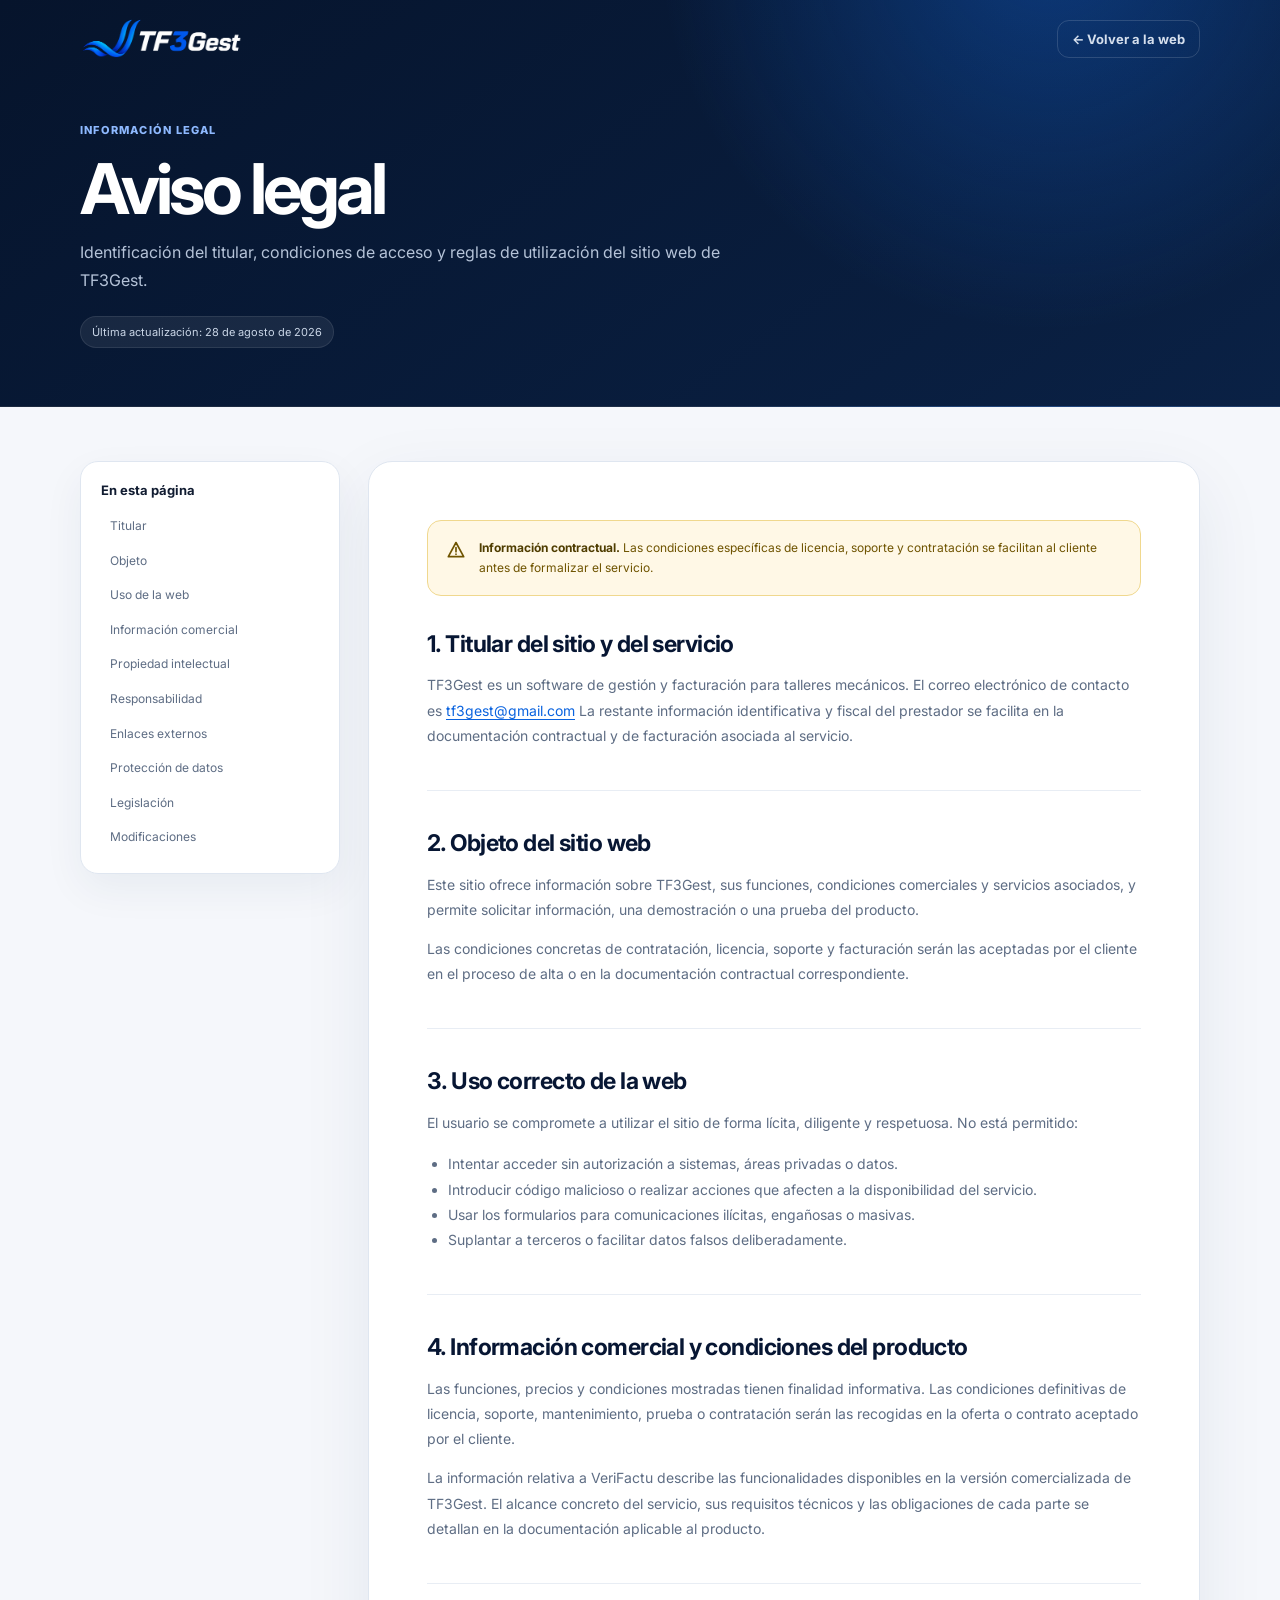
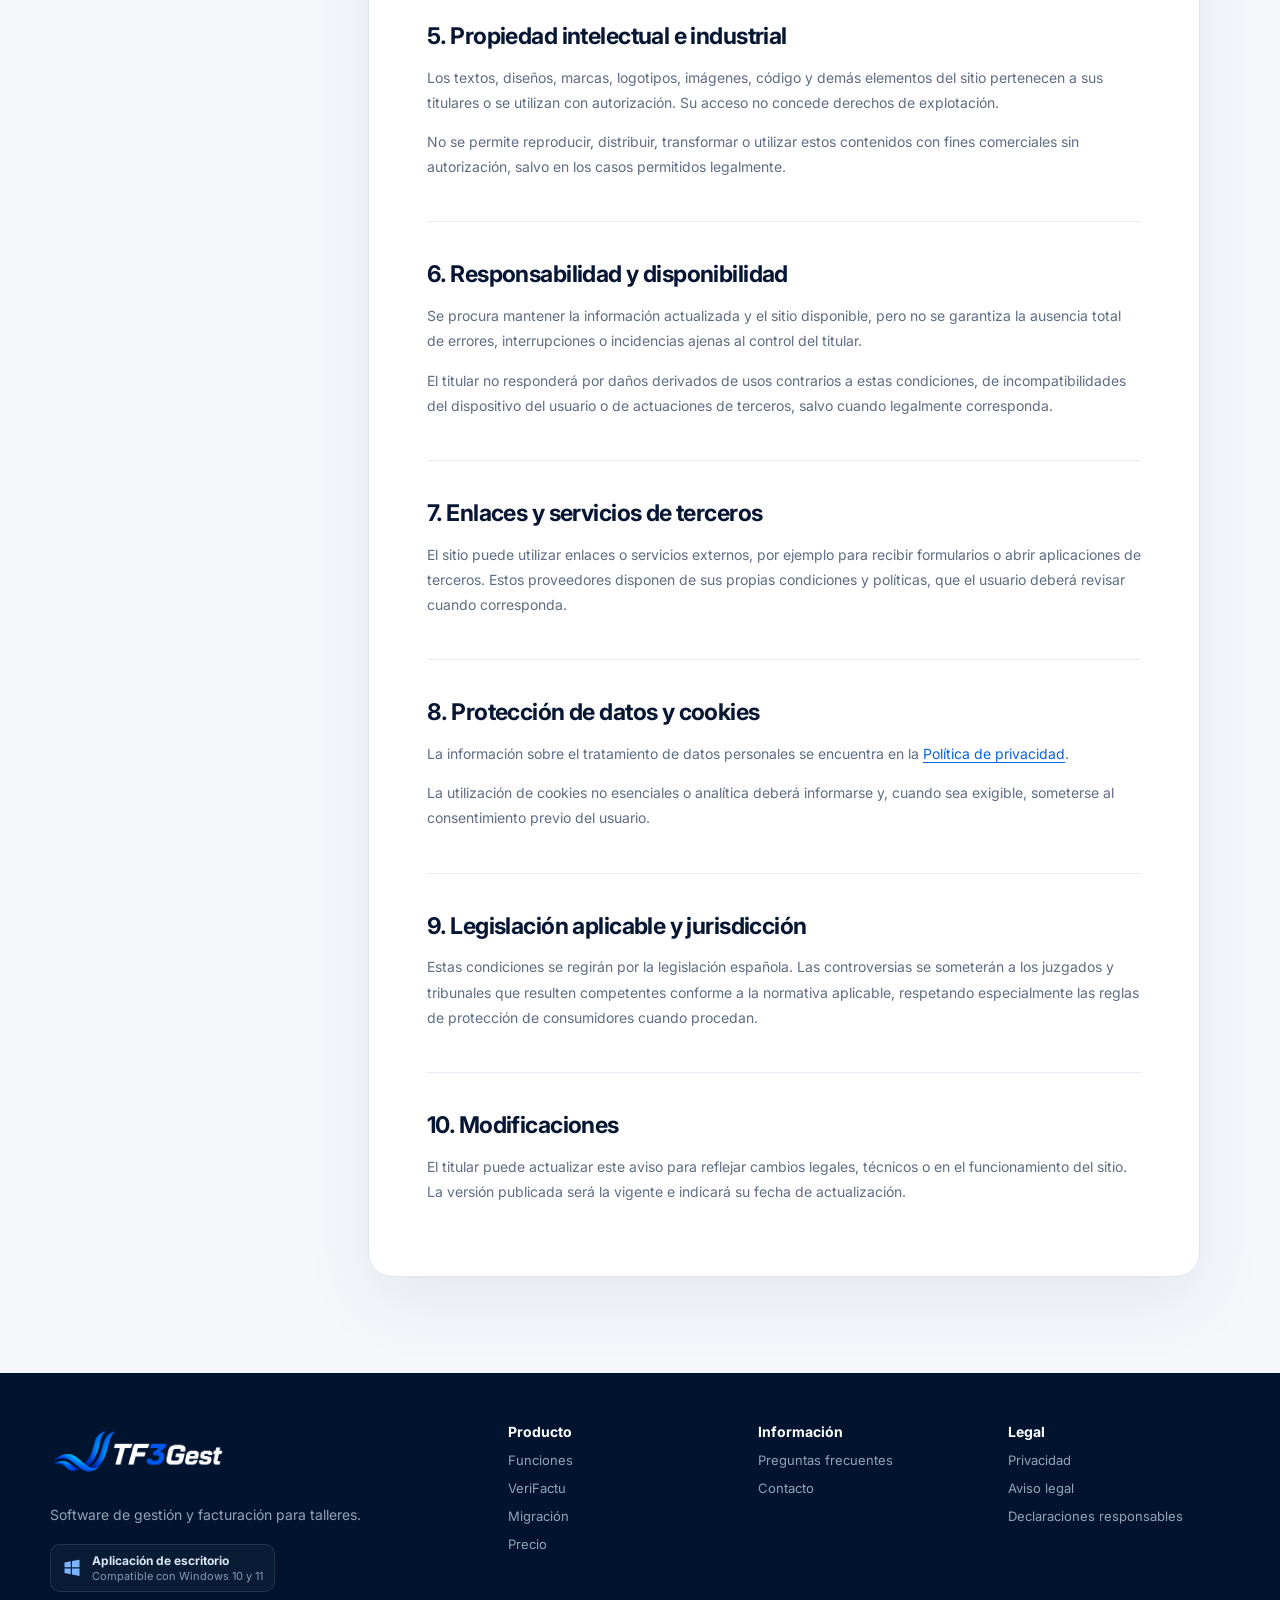
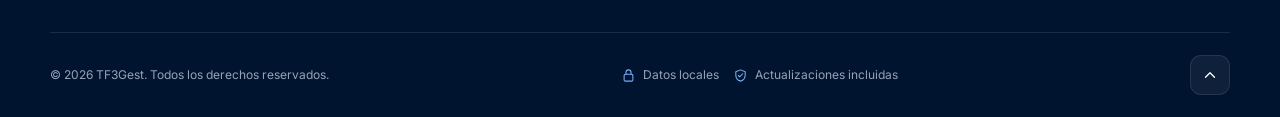
<file: aviso-legal.html>
<!DOCTYPE html>

<html lang="es">
<head>
<title>Aviso legal | TF3Gest</title>
<meta charset="utf-8"/>
<meta content="width=device-width, initial-scale=1" name="viewport"/>
<meta content="Consulta la información del titular, las condiciones de uso, propiedad intelectual, responsabilidades y legislación aplicable al sitio de TF3Gest." name="description"/>
<meta content="noindex, follow" name="robots"/>
<meta content="#071633" name="theme-color"/>
<link href="https://tf3gest.com/aviso-legal.html" rel="canonical"/><link href="site.webmanifest" rel="manifest"/>
<link href="https://fonts.googleapis.com" rel="preconnect"/>
<link crossorigin="" href="https://fonts.gstatic.com" rel="preconnect"/>
<link href="https://tf3gest.com/apple-touch-icon.png" rel="apple-touch-icon" sizes="180x180"/><link href="https://tf3gest.com/favicon.ico" rel="icon" sizes="any"/><link href="https://tf3gest.com/favicon.png" rel="icon" sizes="48x48" type="image/png"/><link href="https://fonts.googleapis.com/css2?family=Inter:wght@400..800&amp;display=swap" rel="stylesheet"/>
<link href="styles/legal-pages.css?v=20260828" rel="stylesheet"/>
<meta content="TF3Gest" name="author"/><meta content="website" property="og:type"/><meta content="TF3Gest" property="og:site_name"/><meta content="es_ES" property="og:locale"/><meta content="Aviso legal | TF3Gest" property="og:title"/><meta content="Condiciones de uso e información legal del sitio web de TF3Gest." property="og:description"/><meta content="https://tf3gest.com/aviso-legal.html" property="og:url"/><meta content="https://tf3gest.com/images/tf3gest-social.png" property="og:image"/><meta content="1200" property="og:image:width"/><meta content="630" property="og:image:height"/><meta content="image/png" property="og:image:type"/><meta content="TF3Gest, software de gestión para talleres mecánicos" property="og:image:alt"/><meta content="summary_large_image" name="twitter:card"/><meta content="Aviso legal | TF3Gest" name="twitter:title"/><meta content="Condiciones de uso e información legal del sitio web de TF3Gest." name="twitter:description"/><meta content="https://tf3gest.com/images/tf3gest-social.png" name="twitter:image"/><link href="styles/brand-final.css?v=20260828g" rel="stylesheet"/>
<meta content="TF3Gest" name="application-name"/><meta content="https://tf3gest.com/images/tf3gest-social.png" property="og:image:secure_url"/><meta content="TF3Gest, software de gestión para talleres mecánicos" name="twitter:image:alt"/></head>
<body id="top">
<a class="legal-skip" href="#contenido">Saltar al contenido</a>
<header class="legal-header">
<div class="legal-shell">
<nav aria-label="Navegación legal" class="legal-nav">
<a aria-label="TF3Gest, inicio" class="legal-brand" href="/"><img alt="TF3Gest" class="legal-brand__logo" decoding="async" fetchpriority="high" height="266" src="images/tf3gest-logo-white.png" width="800"/></a>
<a class="legal-back" href="/">← Volver a la web</a>
</nav>
<div class="legal-hero"><span class="legal-eyebrow">Información legal</span><h1>Aviso legal</h1><p>Identificación del titular, condiciones de acceso y reglas de utilización del sitio web de TF3Gest.</p><span class="legal-updated">Última actualización: 28 de agosto de 2026</span></div>
</div>
</header>
<main class="legal-main" id="contenido">
<div class="legal-shell legal-layout">
<aside aria-label="Índice de contenidos" class="legal-toc"><strong>En esta página</strong><nav><a href="#titular">Titular</a><a href="#objeto">Objeto</a><a href="#uso">Uso de la web</a><a href="#informacion">Información comercial</a><a href="#propiedad">Propiedad intelectual</a><a href="#responsabilidad">Responsabilidad</a><a href="#enlaces">Enlaces externos</a><a href="#datos">Protección de datos</a><a href="#ley">Legislación</a><a href="#cambios">Modificaciones</a></nav></aside>
<article class="legal-card" data-tf3-text-only="">
<div class="legal-alert"><svg aria-hidden="true" height="20" viewbox="0 0 24 24" width="20"><path d="M12 3 2.8 20h18.4L12 3Zm0 6v5m0 3h.01" fill="none" stroke="currentColor" stroke-linecap="round" stroke-linejoin="round" stroke-width="2"></path></svg><div><strong>Información contractual.</strong> Las condiciones específicas de licencia, soporte y contratación se facilitan al cliente antes de formalizar el servicio.</div></div>
<section id="titular"><h2>1. Titular del sitio y del servicio</h2><p>TF3Gest es un software de gestión y facturación para talleres mecánicos. El correo electrónico de contacto es <a href="mailto:tf3gest@gmail.com">tf3gest@gmail.com</a> La restante información identificativa y fiscal del prestador se facilita en la documentación contractual y de facturación asociada al servicio.<!-- TODO PUBLICACIÓN: completar aquí nombre o razón social, NIF y domicilio del prestador antes de la comercialización pública. --></p></section>
<section id="objeto"><h2>2. Objeto del sitio web</h2><p>Este sitio ofrece información sobre TF3Gest, sus funciones, condiciones comerciales y servicios asociados, y permite solicitar información, una demostración o una prueba del producto.</p><p>Las condiciones concretas de contratación, licencia, soporte y facturación serán las aceptadas por el cliente en el proceso de alta o en la documentación contractual correspondiente.</p></section>
<section id="uso"><h2>3. Uso correcto de la web</h2><p>El usuario se compromete a utilizar el sitio de forma lícita, diligente y respetuosa. No está permitido:</p><ul><li>Intentar acceder sin autorización a sistemas, áreas privadas o datos.</li><li>Introducir código malicioso o realizar acciones que afecten a la disponibilidad del servicio.</li><li>Usar los formularios para comunicaciones ilícitas, engañosas o masivas.</li><li>Suplantar a terceros o facilitar datos falsos deliberadamente.</li></ul></section>
<section id="informacion"><h2>4. Información comercial y condiciones del producto</h2><p>Las funciones, precios y condiciones mostradas tienen finalidad informativa. Las condiciones definitivas de licencia, soporte, mantenimiento, prueba o contratación serán las recogidas en la oferta o contrato aceptado por el cliente.</p><p>La información relativa a VeriFactu describe las funcionalidades disponibles en la versión comercializada de TF3Gest. El alcance concreto del servicio, sus requisitos técnicos y las obligaciones de cada parte se detallan en la documentación aplicable al producto.</p></section>
<section id="propiedad"><h2>5. Propiedad intelectual e industrial</h2><p>Los textos, diseños, marcas, logotipos, imágenes, código y demás elementos del sitio pertenecen a sus titulares o se utilizan con autorización. Su acceso no concede derechos de explotación.</p><p>No se permite reproducir, distribuir, transformar o utilizar estos contenidos con fines comerciales sin autorización, salvo en los casos permitidos legalmente.</p></section>
<section id="responsabilidad"><h2>6. Responsabilidad y disponibilidad</h2><p>Se procura mantener la información actualizada y el sitio disponible, pero no se garantiza la ausencia total de errores, interrupciones o incidencias ajenas al control del titular.</p><p>El titular no responderá por daños derivados de usos contrarios a estas condiciones, de incompatibilidades del dispositivo del usuario o de actuaciones de terceros, salvo cuando legalmente corresponda.</p></section>
<section id="enlaces"><h2>7. Enlaces y servicios de terceros</h2><p>El sitio puede utilizar enlaces o servicios externos, por ejemplo para recibir formularios o abrir aplicaciones de terceros. Estos proveedores disponen de sus propias condiciones y políticas, que el usuario deberá revisar cuando corresponda.</p></section>
<section id="datos"><h2>8. Protección de datos y cookies</h2><p>La información sobre el tratamiento de datos personales se encuentra en la <a href="privacidad.html">Política de privacidad</a>.</p><p>La utilización de cookies no esenciales o analítica deberá informarse y, cuando sea exigible, someterse al consentimiento previo del usuario.</p></section>
<section id="ley"><h2>9. Legislación aplicable y jurisdicción</h2><p>Estas condiciones se regirán por la legislación española. Las controversias se someterán a los juzgados y tribunales que resulten competentes conforme a la normativa aplicable, respetando especialmente las reglas de protección de consumidores cuando procedan.</p></section>
<section id="cambios"><h2>10. Modificaciones</h2><p>El titular puede actualizar este aviso para reflejar cambios legales, técnicos o en el funcionamiento del sitio. La versión publicada será la vigente e indicará su fecha de actualización.</p></section>
</article>
</div>
</main>
<footer class="nw-footer">
<div class="nw-footer__shell">
<div class="nw-footer__top">
<div class="nw-footer__brand">
<a aria-label="Volver al inicio" class="nw-footer__logo" href="/#inicio"><img alt="TF3Gest" class="nw-footer__logo-image" decoding="async" height="266" loading="lazy" src="images/tf3gest-logo-white.png" width="800"/></a>
<p>Software de gestión y facturación para talleres.</p>
<div class="nw-footer__platform">
<svg aria-hidden="true" class="nw-icon nw-icon--windows" height="20" viewbox="0 0 24 24" width="20"><path d="M3 5.5 10.5 4v7H3zM12 3.7 21 2v9h-9zM3 12.5h7.5v7L3 18zM12 12.5h9v9l-9-1.7z" fill="currentColor" stroke="none"></path></svg>
<span><strong>Aplicación de escritorio</strong><small>Compatible con Windows 10 y 11</small></span>
</div>
</div>
<div class="nw-footer__links">
<div class="nw-footer__column"><strong>Producto</strong><a href="/#features-section">Funciones</a><a href="verifactu-talleres.html">VeriFactu</a><a href="migracion-programa-taller.html">Migración</a><a href="/#pricing-section">Precio</a></div>
<div class="nw-footer__column"><strong>Información</strong><a href="/#faq-section">Preguntas frecuentes</a><a href="contact.html">Contacto</a></div>
<div class="nw-footer__column"><strong>Legal</strong><a href="privacidad.html">Privacidad</a><a href="aviso-legal.html">Aviso legal</a><a href="declaracion-responsable.html">Declaraciones responsables</a></div>
</div>
</div>
<div class="nw-footer__bottom">
<p>© <span data-current-year="">2026</span> TF3Gest. Todos los derechos reservados.</p>
<div class="nw-footer__badges">
<span><svg aria-hidden="true" class="nw-icon" height="20" viewbox="0 0 24 24" width="20"><rect height="11" rx="2" width="14" x="5" y="10"></rect><path d="M8 10V7a4 4 0 0 1 8 0v3"></path></svg> Datos locales</span>
<span><svg aria-hidden="true" class="nw-icon" height="20" viewbox="0 0 24 24" width="20"><path d="M12 3 4.5 6v5.5c0 4.8 3.1 8.1 7.5 9.5 4.4-1.4 7.5-4.7 7.5-9.5V6z"></path><path d="m8.5 12 2.2 2.2 4.8-5"></path></svg> Actualizaciones incluidas</span>
</div>
<a aria-label="Volver arriba" class="nw-footer__back" href="#top"><span class="nw-footer__back-text">Volver arriba</span><svg aria-hidden="true" class="nw-icon" height="20" viewbox="0 0 24 24" width="20"><path d="m6 15 6-6 6 6"></path></svg></a>
</div>
</div>
</footer><script>document.querySelectorAll("[data-current-year]").forEach(function(el){el.textContent=new Date().getFullYear();});</script>
</body>
</html>
</file>
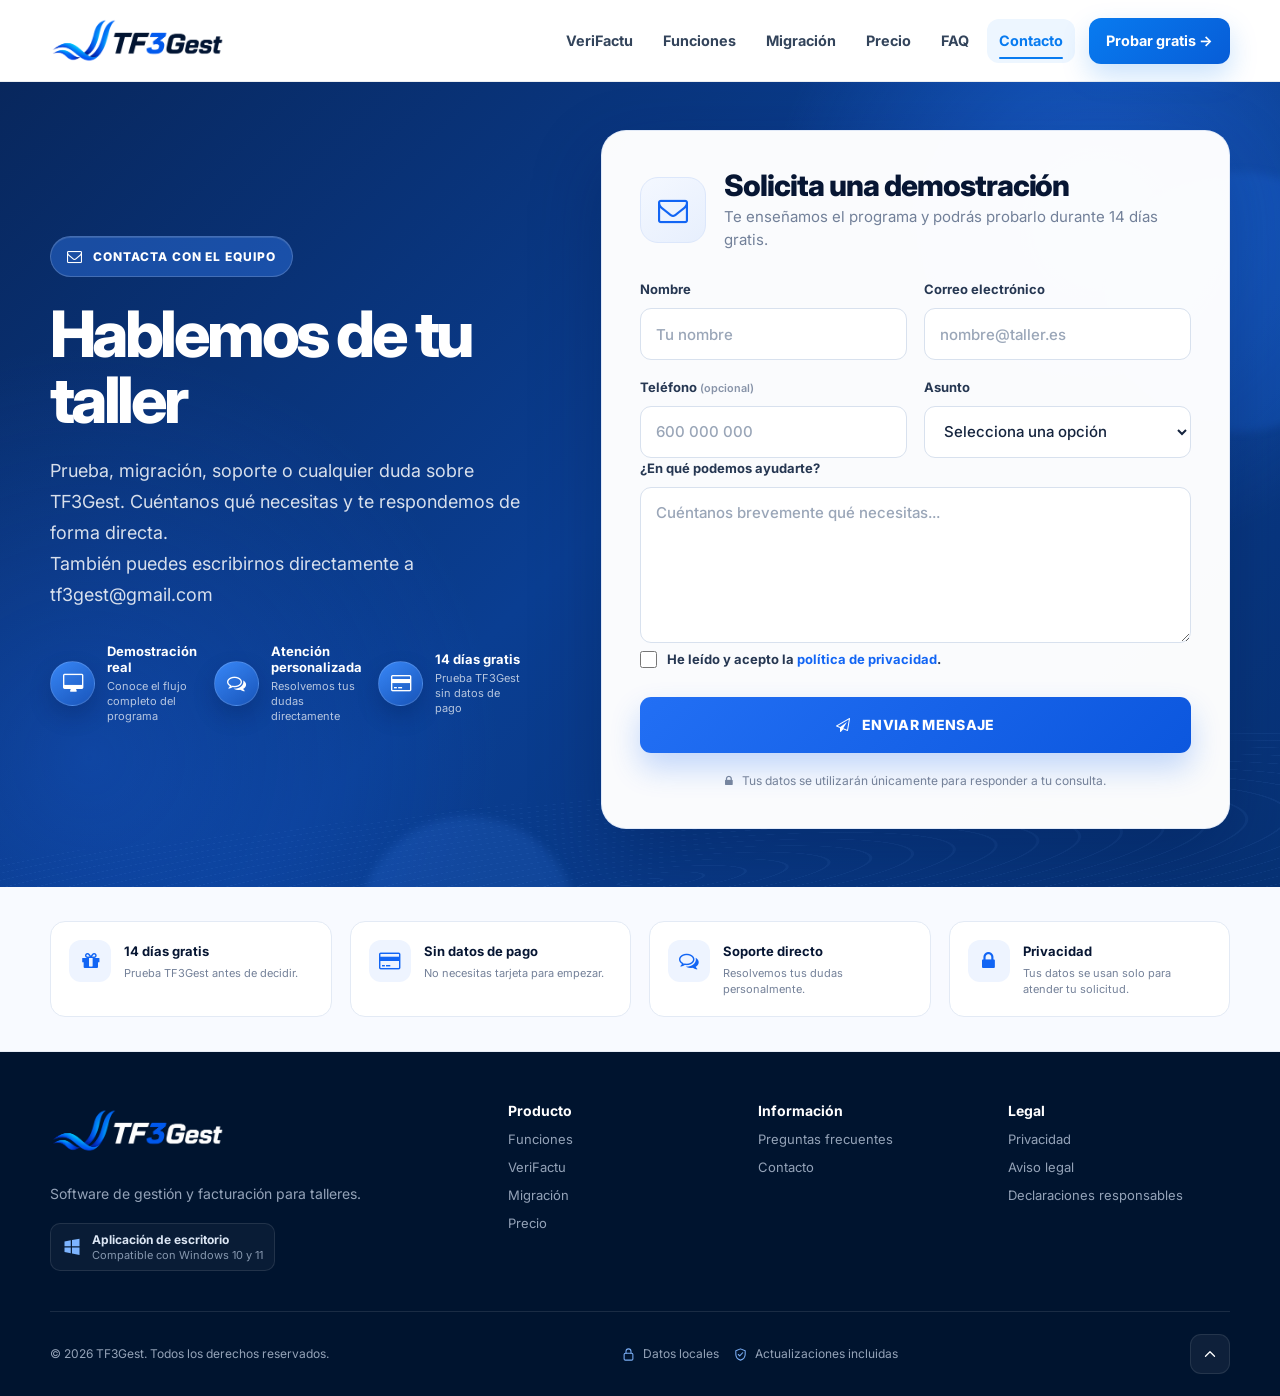
<file: contact.html>
<!DOCTYPE html>

<html lang="es">
<head>
<meta charset="utf-8"/>
<meta content="width=device-width, initial-scale=1" name="viewport"/>
<title>Contacto y prueba gratuita | TF3Gest</title>
<meta content="Contacta con TF3Gest para probar el software, consultar una migración, resolver dudas de soporte o hablar sobre contratación y facturación." name="description"/>
<meta content="index, follow, max-image-preview:large" name="robots"/>
<meta content="#071633" name="theme-color"/>
<link href="https://tf3gest.com/contact.html" rel="canonical"/><link href="site.webmanifest" rel="manifest"/>
<meta content="website" property="og:type"/>
<meta content="es_ES" property="og:locale"/>
<meta content="Contacto y prueba gratuita | TF3Gest" property="og:title"/>
<meta content="Contacta con TF3Gest para probar el software, consultar una migración o resolver dudas sobre tu taller." property="og:description"/>
<meta content="https://tf3gest.com/contact.html" property="og:url"/>
<meta content="https://tf3gest.com/images/tf3gest-social.png" property="og:image"/>
<meta content="summary_large_image" name="twitter:card"/>
<link href="https://fonts.googleapis.com" rel="preconnect"/>
<link crossorigin="" href="https://fonts.gstatic.com" rel="preconnect"/>
<link href="https://tf3gest.com/apple-touch-icon.png" rel="apple-touch-icon" sizes="180x180"/><link href="https://tf3gest.com/favicon.ico" rel="icon" sizes="any"/><link href="https://tf3gest.com/favicon.png" rel="icon" sizes="48x48" type="image/png"/><link href="https://fonts.googleapis.com/css2?family=Inter:wght@400..800&amp;display=swap" rel="stylesheet"/>
<link as="font" crossorigin="anonymous" href="plugins/font-awesome-4.7.0/fonts/fontawesome-tf3gest.woff2" rel="preload" type="font/woff2"/><link href="plugins/font-awesome-4.7.0/css/font-awesome-tf3gest.min.css?v=20260828b" rel="stylesheet"/>
<link href="styles/design-system.css?v=3" rel="stylesheet"/>
<link href="styles/home.css?v=20260828g" rel="stylesheet"/>
<link href="styles/contact.css?v=20" rel="stylesheet"/>
<meta content="TF3Gest" name="author"/><meta content="TF3Gest" property="og:site_name"/><meta content="1200" property="og:image:width"/><meta content="630" property="og:image:height"/><meta content="image/png" property="og:image:type"/><meta content="TF3Gest, software de gestión para talleres mecánicos" property="og:image:alt"/><meta content="Contacto y prueba gratuita | TF3Gest" name="twitter:title"/><meta content="Prueba TF3Gest o consulta migración, soporte y contratación." name="twitter:description"/><meta content="https://tf3gest.com/images/tf3gest-social.png" name="twitter:image"/><link href="styles/brand-final.css?v=20260828i" rel="stylesheet"/>
<meta content="TF3Gest" name="application-name"/><meta content="https://tf3gest.com/images/tf3gest-social.png" property="og:image:secure_url"/><meta content="TF3Gest, software de gestión para talleres mecánicos" name="twitter:image:alt"/><link href="https://tf3gest.com/contact.html" hreflang="es-ES" rel="alternate"/><link href="https://tf3gest.com/contact.html" hreflang="x-default" rel="alternate"/><script type="application/ld+json">{"@context":"https://schema.org","@type":"WebPage","name":"Contacto y prueba gratuita | TF3Gest","url":"https://tf3gest.com/contact.html","description":"Contacta con TF3Gest para probar el software, consultar una migración, resolver dudas de soporte o hablar sobre contratación y facturación.","inLanguage":"es-ES","isPartOf":{"@type":"WebSite","name":"TF3Gest","url":"https://tf3gest.com/"},"about":{"@type":"Organization","name":"TF3Gest","email":"mailto:tf3gest@gmail.com","url":"https://tf3gest.com/"}}</script><script type="application/ld+json">{"@context":"https://schema.org","@type":"BreadcrumbList","itemListElement":[{"@type":"ListItem","position":1,"name":"Inicio","item":"https://tf3gest.com/"},{"@type":"ListItem","position":2,"name":"Contacto","item":"https://tf3gest.com/contact.html"}]}</script></head>
<body class="nw-contact-page" id="top">
<a class="nw-skip-link" href="#contact-content">Saltar al contenido principal</a>
<div class="super_container">
<header class="header">
<div id="navbar_container"></div>
</header>
<main id="contact-content" tabindex="-1">
<section aria-labelledby="contact-title" class="nw-contact-hero">
<div aria-hidden="true" class="nw-contact-glow nw-contact-glow--one"></div>
<div aria-hidden="true" class="nw-contact-glow nw-contact-glow--two"></div>
<div class="nw-shell nw-contact-grid">
<div class="nw-contact-copy">
<span class="nw-contact-kicker">
<i aria-hidden="true" class="fa fa-envelope-o"></i>
              Contacta con el equipo
            </span>
<h1 id="contact-title">Hablemos de tu taller</h1>
<p>Prueba, migración, soporte o cualquier duda sobre TF3Gest. Cuéntanos qué necesitas y te respondemos de forma directa.</p><p>También puedes escribirnos directamente a <a href="mailto:tf3gest@gmail.com">tf3gest@gmail.com</a></p>
<div aria-label="Ventajas del contacto" class="nw-contact-benefits">
<article><span class="nw-contact-benefit-icon"><i aria-hidden="true" class="fa fa-desktop"></i></span><div><strong>Demostración real</strong><small>Conoce el flujo completo del programa</small></div></article>
<article><span class="nw-contact-benefit-icon"><i aria-hidden="true" class="fa fa-comments-o"></i></span><div><strong>Atención personalizada</strong><small>Resolvemos tus dudas directamente</small></div></article>
<article><span class="nw-contact-benefit-icon"><i aria-hidden="true" class="fa fa-credit-card"></i></span><div><strong>14 días gratis</strong><small>Prueba TF3Gest sin datos de pago</small></div></article>
</div>
</div>
<div class="nw-contact-card">
<div class="nw-contact-card__header">
<span aria-hidden="true" class="nw-contact-mail-icon">
<i aria-hidden="true" class="fa fa-envelope-o"></i>
</span>
<div>
<h2>Solicita una demostración</h2>
<p>Te enseñamos el programa y podrás probarlo durante 14 días gratis.</p>
</div>
</div>
<form action="https://formspree.io/f/maeyyloe" aria-describedby="contact_status" class="nw-contact-form" id="review_form" method="POST">
<input name="_subject" type="hidden" value="Nuevo mensaje desde Contacto de TF3Gest"/>
<input name="_language" type="hidden" value="es"/><input name="tipo_solicitud" type="hidden" value="Consulta desde contacto"/><input name="origen" type="hidden" value="Página de contacto"/>
<div class="nw-contact-fields">
<label>
<span>Nombre</span>
<input aria-describedby="nombre-error" autocapitalize="words" autocomplete="name" id="nombre" maxlength="80" minlength="2" name="nombre" placeholder="Tu nombre" required="" spellcheck="false" type="text"/><small aria-atomic="true" aria-live="polite" class="nw-contact-field-error" id="nombre-error"></small>
</label>
<label>
<span>Correo electrónico</span>
<input aria-describedby="email-error" autocapitalize="none" autocomplete="email" id="email" inputmode="email" maxlength="120" name="email" placeholder="nombre@taller.es" required="" spellcheck="false" type="email"/><small aria-atomic="true" aria-live="polite" class="nw-contact-field-error" id="email-error"></small>
</label>
<label>
<span>Teléfono <small>(opcional)</small></span>
<input aria-describedby="telefono-error" autocapitalize="none" autocomplete="tel" id="telefono" inputmode="tel" maxlength="30" name="telefono" placeholder="600 000 000" spellcheck="false" type="tel"/><small aria-atomic="true" aria-live="polite" class="nw-contact-field-error" id="telefono-error"></small>
</label>
<label>
<span>Asunto</span>
<select aria-describedby="asunto-error" id="asunto" name="asunto" required=""><option value="">Selecciona una opción</option><option value="Prueba gratuita">Quiero probar TF3Gest</option><option value="Migración">Migración</option><option value="Soporte">Soporte</option><option value="Contratación y facturación">Contratación y facturación</option><option value="Otra consulta">Otra consulta</option></select><small aria-atomic="true" aria-live="polite" class="nw-contact-field-error" id="asunto-error"></small>
</label>
</div>
<label class="nw-contact-message">
<span>¿En qué podemos ayudarte?</span>
<textarea aria-describedby="mensaje-error" autocomplete="off" id="mensaje" maxlength="2000" minlength="10" name="mensaje" placeholder="Cuéntanos brevemente qué necesitas..." required="" rows="6"></textarea><small aria-atomic="true" aria-live="polite" class="nw-contact-field-error" id="mensaje-error"></small>
</label>
<label class="nw-contact-consent">
<input aria-describedby="privacidad-error" id="privacidad" name="privacidad" required="" type="checkbox" value="aceptada"/>
<span>He leído y acepto la <a href="privacidad.html" rel="noopener noreferrer" target="_blank">política de privacidad</a>.</span>
</label><small aria-atomic="true" aria-live="polite" class="nw-contact-field-error nw-contact-field-error--consent" id="privacidad-error"></small>
<button class="nw-contact-submit" id="enviar_mensaje" type="submit">
<i aria-hidden="true" class="fa fa-paper-plane-o"></i>
<span>Enviar mensaje</span>
</button>
<p aria-atomic="true" aria-live="polite" class="nw-contact-status" id="contact_status" role="status"></p>
<div class="nw-contact-security">
<i aria-hidden="true" class="fa fa-lock"></i>
                Tus datos se utilizarán únicamente para responder a tu consulta.
              </div>
</form>
</div>
</div>
</section>
<section aria-label="Condiciones del contacto" class="nw-contact-trust">
<div class="nw-shell nw-contact-trust__grid">
<article><i aria-hidden="true" class="fa fa-gift"></i><div><strong>14 días gratis</strong><span>Prueba TF3Gest antes de decidir.</span></div></article>
<article><i aria-hidden="true" class="fa fa-credit-card"></i><div><strong>Sin datos de pago</strong><span>No necesitas tarjeta para empezar.</span></div></article>
<article><i aria-hidden="true" class="fa fa-comments-o"></i><div><strong>Soporte directo</strong><span>Resolvemos tus dudas personalmente.</span></div></article>
<article><i aria-hidden="true" class="fa fa-lock"></i><div><strong>Privacidad</strong><span>Tus datos se usan solo para atender tu solicitud.</span></div></article>
</div>
</section>
</main>
</div>
<script defer="" src="js/navbar.js?v=20260828d"></script>
<script defer="" src="js/site-enhancements.js?v=3"></script>
<footer class="nw-footer">
<div class="nw-footer__shell">
<div class="nw-footer__top">
<div class="nw-footer__brand">
<a aria-label="Volver al inicio" class="nw-footer__logo" href="/#inicio"><img alt="TF3Gest" class="nw-footer__logo-image" decoding="async" height="266" loading="lazy" src="images/tf3gest-logo-white.png" width="800"/></a>
<p>Software de gestión y facturación para talleres.</p>
<div class="nw-footer__platform">
<svg aria-hidden="true" class="nw-icon nw-icon--windows" height="20" viewbox="0 0 24 24" width="20"><path d="M3 5.5 10.5 4v7H3zM12 3.7 21 2v9h-9zM3 12.5h7.5v7L3 18zM12 12.5h9v9l-9-1.7z" fill="currentColor" stroke="none"></path></svg>
<span><strong>Aplicación de escritorio</strong><small>Compatible con Windows 10 y 11</small></span>
</div>
</div>
<div class="nw-footer__links">
<div class="nw-footer__column"><strong>Producto</strong><a href="/#features-section">Funciones</a><a href="verifactu-talleres.html">VeriFactu</a><a href="migracion-programa-taller.html">Migración</a><a href="/#pricing-section">Precio</a></div>
<div class="nw-footer__column"><strong>Información</strong><a href="/#faq-section">Preguntas frecuentes</a><a aria-current="page" href="contact.html">Contacto</a></div>
<div class="nw-footer__column"><strong>Legal</strong><a href="privacidad.html">Privacidad</a><a href="aviso-legal.html">Aviso legal</a><a href="declaracion-responsable.html">Declaraciones responsables</a></div>
</div>
</div>
<div class="nw-footer__bottom">
<p>© <span data-current-year="">2026</span> TF3Gest. Todos los derechos reservados.</p>
<div class="nw-footer__badges">
<span><svg aria-hidden="true" class="nw-icon" height="20" viewbox="0 0 24 24" width="20"><rect height="11" rx="2" width="14" x="5" y="10"></rect><path d="M8 10V7a4 4 0 0 1 8 0v3"></path></svg> Datos locales</span>
<span><svg aria-hidden="true" class="nw-icon" height="20" viewbox="0 0 24 24" width="20"><path d="M12 3 4.5 6v5.5c0 4.8 3.1 8.1 7.5 9.5 4.4-1.4 7.5-4.7 7.5-9.5V6z"></path><path d="m8.5 12 2.2 2.2 4.8-5"></path></svg> Actualizaciones incluidas</span>
</div>
<a aria-label="Volver arriba" class="nw-footer__back" href="#top"><span class="nw-footer__back-text">Volver arriba</span><svg aria-hidden="true" class="nw-icon" height="20" viewbox="0 0 24 24" width="20"><path d="m6 15 6-6 6 6"></path></svg></a>
</div>
</div>
</footer>
<script>
(function () {
  function preselectContactSubject() {
    var subject = document.getElementById("asunto");
    if (!subject || typeof URLSearchParams === "undefined") return;
    var params = new URLSearchParams(window.location.search);
    var query = params.get("motivo") || params.get("asunto");
    if (!query) return;

    var aliases = {
      prueba: "Prueba gratuita",
      migracion: "Migración",
      soporte: "Soporte",
      contratacion: "Contratación y facturación",
      consulta: "Otra consulta"
    };
    var wanted = (aliases[query.trim().toLowerCase()] || query.trim()).toLowerCase();

    Array.prototype.some.call(subject.options, function (option) {
      if (option.value.toLowerCase() === wanted ||
          option.textContent.trim().toLowerCase() === wanted) {
        subject.value = option.value;
        return true;
      }
      return false;
    });
  }

  if (document.readyState === "loading") {
    document.addEventListener("DOMContentLoaded", preselectContactSubject);
  } else {
    preselectContactSubject();
  }
})();
</script>
<script defer="" src="js/contact-submit-v4.js"></script>
</body>
</html>
</file>
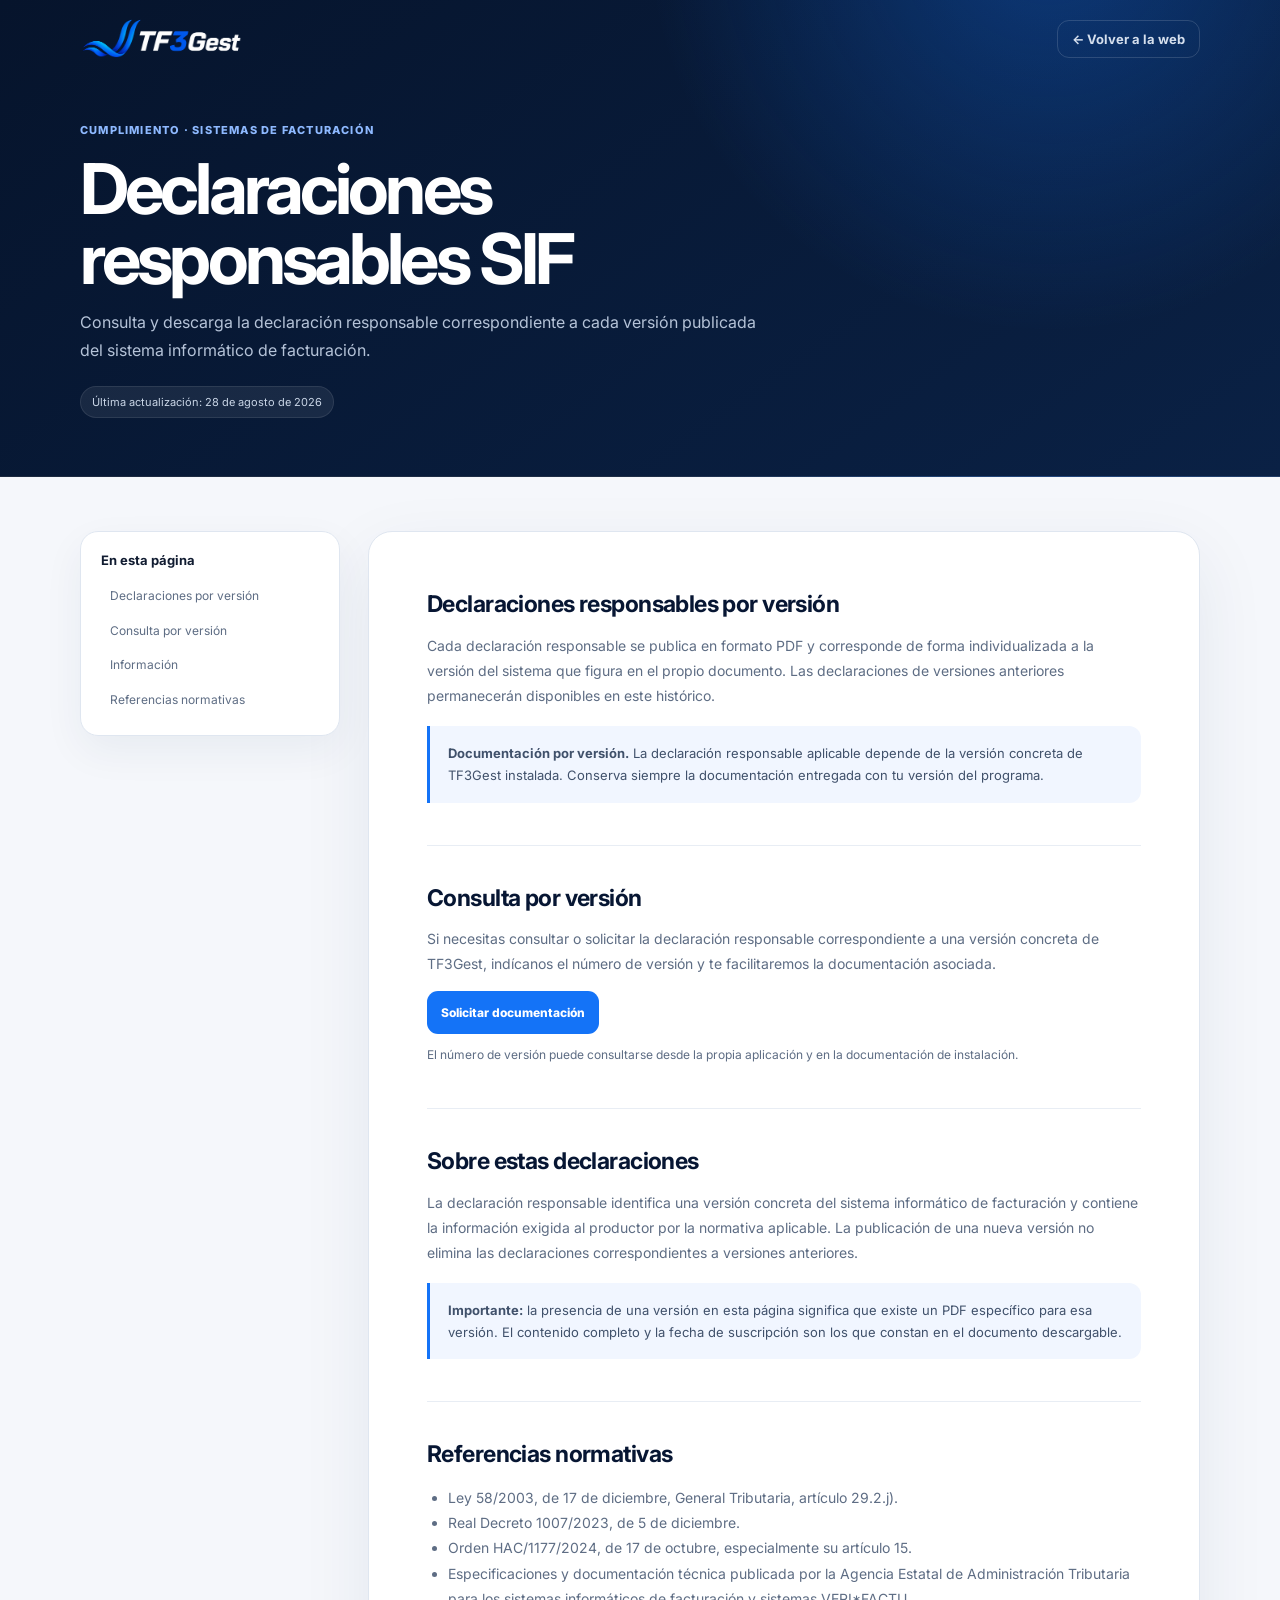
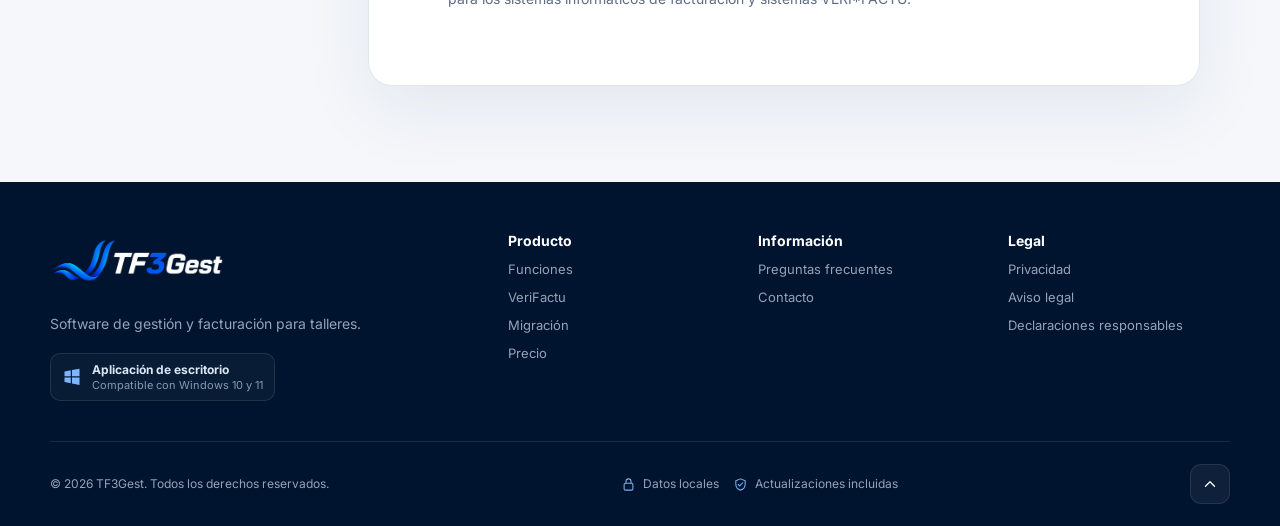
<file: declaracion-responsable.html>
<!DOCTYPE html>

<html lang="es">
<head>
<title>Declaraciones responsables SIF | TF3Gest</title>
<meta charset="utf-8"/>
<meta content="width=device-width, initial-scale=1" name="viewport"/>
<meta content="Histórico de declaraciones responsables del sistema informático de facturación de TF3Gest, disponibles por versión." name="description"/>
<meta content="noindex, follow" name="robots"/>
<meta content="#071633" name="theme-color"/>
<link href="https://tf3gest.com/declaracion-responsable.html" rel="canonical"/>




<link href="site.webmanifest" rel="manifest"/>
<link href="https://fonts.googleapis.com" rel="preconnect"/>
<link crossorigin="" href="https://fonts.gstatic.com" rel="preconnect"/>
<link href="https://tf3gest.com/apple-touch-icon.png" rel="apple-touch-icon" sizes="180x180"/><link href="https://tf3gest.com/favicon.ico" rel="icon" sizes="any"/><link href="https://tf3gest.com/favicon.png" rel="icon" sizes="48x48" type="image/png"/><link href="https://fonts.googleapis.com/css2?family=Inter:wght@400..800&amp;display=swap" rel="stylesheet"/>
<link href="styles/legal-pages.css?v=20260828" rel="stylesheet"/>
<meta content="TF3Gest" name="author"/>
<meta content="website" property="og:type"/>
<meta content="TF3Gest" property="og:site_name"/>
<meta content="es_ES" property="og:locale"/>
<meta content="Declaraciones responsables SIF | TF3Gest" property="og:title"/>
<meta content="Consulta las declaraciones responsables del sistema informático de facturación de TF3Gest disponibles por versión." property="og:description"/>
<meta content="https://tf3gest.com/declaracion-responsable.html" property="og:url"/>
<meta content="https://tf3gest.com/images/tf3gest-social.png" property="og:image"/>
<meta content="summary_large_image" name="twitter:card"/><link href="styles/brand-final.css?v=20260828g" rel="stylesheet"/>
<meta content="TF3Gest" name="application-name"/><meta content="https://tf3gest.com/images/tf3gest-social.png" property="og:image:secure_url"/><meta content="image/png" property="og:image:type"/><meta content="1200" property="og:image:width"/><meta content="630" property="og:image:height"/><meta content="TF3Gest, software de gestión para talleres mecánicos" property="og:image:alt"/><meta content="Declaraciones responsables SIF | TF3Gest" name="twitter:title"/><meta content="Consulta las declaraciones responsables SIF de TF3Gest disponibles por versión." name="twitter:description"/><meta content="https://tf3gest.com/images/tf3gest-social.png" name="twitter:image"/><meta content="TF3Gest, software de gestión para talleres mecánicos" name="twitter:image:alt"/></head>
<body id="top">
<a class="legal-skip" href="#contenido">Saltar al contenido</a>
<header class="legal-header">
<div class="legal-shell">
<nav aria-label="Navegación legal" class="legal-nav">
<a aria-label="TF3Gest, inicio" class="legal-brand" href="/"><img alt="TF3Gest" class="legal-brand__logo" decoding="async" fetchpriority="high" height="682" src="images/tf3gest-logo-white.png?v=20260828d" width="2048"/></a>
<a class="legal-back" href="/">← Volver a la web</a>
</nav>
<div class="legal-hero">
<span class="legal-eyebrow">Cumplimiento · Sistemas de facturación</span>
<h1>Declaraciones responsables SIF</h1>
<p>Consulta y descarga la declaración responsable correspondiente a cada versión publicada del sistema informático de facturación.</p>
<span class="legal-updated">Última actualización: 28 de agosto de 2026</span>
</div>
</div>
</header>
<main class="legal-main" id="contenido">
<div class="legal-shell legal-layout">
<aside aria-label="Índice de contenidos" class="legal-toc">
<strong>En esta página</strong>
<nav>
<a href="#documentos">Declaraciones por versión</a>
<a href="#consulta">Consulta por versión</a>
<a href="#informacion">Información</a>
<a href="#referencias">Referencias normativas</a>
</nav>
</aside>
<article class="legal-card" data-tf3-text-only="">
<section id="documentos">
<h2>Declaraciones responsables por versión</h2>
<p>Cada declaración responsable se publica en formato PDF y corresponde de forma individualizada a la versión del sistema que figura en el propio documento. Las declaraciones de versiones anteriores permanecerán disponibles en este histórico.</p>
<div class="legal-callout"><strong>Documentación por versión.</strong> La declaración responsable aplicable depende de la versión concreta de TF3Gest instalada. Conserva siempre la documentación entregada con tu versión del programa.</div>
<!--
EJEMPLO PARA AÑADIR UNA DECLARACIÓN PUBLICADA:

<div class="declaration-item">
  <div class="declaration-main">
    <span class="declaration-version">TF3Gest v1.0.0</span>
    <strong>Declaración responsable del sistema informático de facturación</strong>
    <span class="declaration-meta">Suscrita el 15 de octubre de 2026 · PDF</span>
  </div>
  <a class="declaration-download" href="docs/declaraciones/declaracion-responsable-tf3gest-v1.0.0.pdf" target="_blank" rel="noopener">
    Descargar PDF
    <svg aria-hidden="true" width="17" height="17" viewBox="0 0 24 24"><path d="M12 3v12m0 0 4-4m-4 4-4-4M5 21h14" fill="none" stroke="currentColor" stroke-linecap="round" stroke-linejoin="round" stroke-width="2"/></svg>
  </a>
</div>

Para las siguientes versiones, duplica el bloque anterior y cambia:
- la versión
- la fecha
- el nombre/ruta del PDF
-->
</section>
<section id="consulta">
<h2>Consulta por versión</h2>
<p>Si necesitas consultar o solicitar la declaración responsable correspondiente a una versión concreta de TF3Gest, indícanos el número de versión y te facilitaremos la documentación asociada.</p>
<p><a class="declaration-download" href="contact.html">Solicitar documentación</a></p>
<p class="legal-note">El número de versión puede consultarse desde la propia aplicación y en la documentación de instalación.</p>
</section>
<section id="informacion">
<h2>Sobre estas declaraciones</h2>
<p>La declaración responsable identifica una versión concreta del sistema informático de facturación y contiene la información exigida al productor por la normativa aplicable. La publicación de una nueva versión no elimina las declaraciones correspondientes a versiones anteriores.</p>
<div class="legal-callout"><strong>Importante:</strong> la presencia de una versión en esta página significa que existe un PDF específico para esa versión. El contenido completo y la fecha de suscripción son los que constan en el documento descargable.</div>
</section>
<section id="referencias">
<h2>Referencias normativas</h2>
<ul>
<li>Ley 58/2003, de 17 de diciembre, General Tributaria, artículo 29.2.j).</li>
<li>Real Decreto 1007/2023, de 5 de diciembre.</li>
<li>Orden HAC/1177/2024, de 17 de octubre, especialmente su artículo 15.</li>
<li>Especificaciones y documentación técnica publicada por la Agencia Estatal de Administración Tributaria para los sistemas informáticos de facturación y sistemas VERI*FACTU.</li>
</ul>
</section>
</article>
</div>
</main>
<footer class="nw-footer">
<div class="nw-footer__shell">
<div class="nw-footer__top">
<div class="nw-footer__brand">
<a aria-label="Volver al inicio" class="nw-footer__logo" href="/#inicio"><img alt="TF3Gest" class="nw-footer__logo-image" decoding="async" height="682" loading="lazy" src="images/tf3gest-logo-white.png?v=20260828d" width="2048"/></a>
<p>Software de gestión y facturación para talleres.</p>
<div class="nw-footer__platform">
<svg aria-hidden="true" class="nw-icon nw-icon--windows" height="20" viewbox="0 0 24 24" width="20"><path d="M3 5.5 10.5 4v7H3zM12 3.7 21 2v9h-9zM3 12.5h7.5v7L3 18zM12 12.5h9v9l-9-1.7z" fill="currentColor" stroke="none"></path></svg>
<span><strong>Aplicación de escritorio</strong><small>Compatible con Windows 10 y 11</small></span>
</div>
</div>
<div class="nw-footer__links">
<div class="nw-footer__column"><strong>Producto</strong><a href="/#features-section">Funciones</a><a href="verifactu-talleres.html">VeriFactu</a><a href="migracion-programa-taller.html">Migración</a><a href="/#pricing-section">Precio</a></div>
<div class="nw-footer__column"><strong>Información</strong><a href="/#faq-section">Preguntas frecuentes</a><a href="contact.html">Contacto</a></div>
<div class="nw-footer__column"><strong>Legal</strong><a href="privacidad.html">Privacidad</a><a href="aviso-legal.html">Aviso legal</a><a href="declaracion-responsable.html">Declaraciones responsables</a></div>
</div>
</div>
<div class="nw-footer__bottom">
<p>© <span data-current-year="">2026</span> TF3Gest. Todos los derechos reservados.</p>
<div class="nw-footer__badges">
<span><svg aria-hidden="true" class="nw-icon" height="20" viewbox="0 0 24 24" width="20"><rect height="11" rx="2" width="14" x="5" y="10"></rect><path d="M8 10V7a4 4 0 0 1 8 0v3"></path></svg> Datos locales</span>
<span><svg aria-hidden="true" class="nw-icon" height="20" viewbox="0 0 24 24" width="20"><path d="M12 3 4.5 6v5.5c0 4.8 3.1 8.1 7.5 9.5 4.4-1.4 7.5-4.7 7.5-9.5V6z"></path><path d="m8.5 12 2.2 2.2 4.8-5"></path></svg> Actualizaciones incluidas</span>
</div>
<a aria-label="Volver arriba" class="nw-footer__back" href="#top"><span class="nw-footer__back-text">Volver arriba</span><svg aria-hidden="true" class="nw-icon" height="20" viewbox="0 0 24 24" width="20"><path d="m6 15 6-6 6 6"></path></svg></a>
</div>
</div>
</footer><script>document.querySelectorAll("[data-current-year]").forEach(function(el){el.textContent=new Date().getFullYear();});</script>
</body>
</html>
</file>
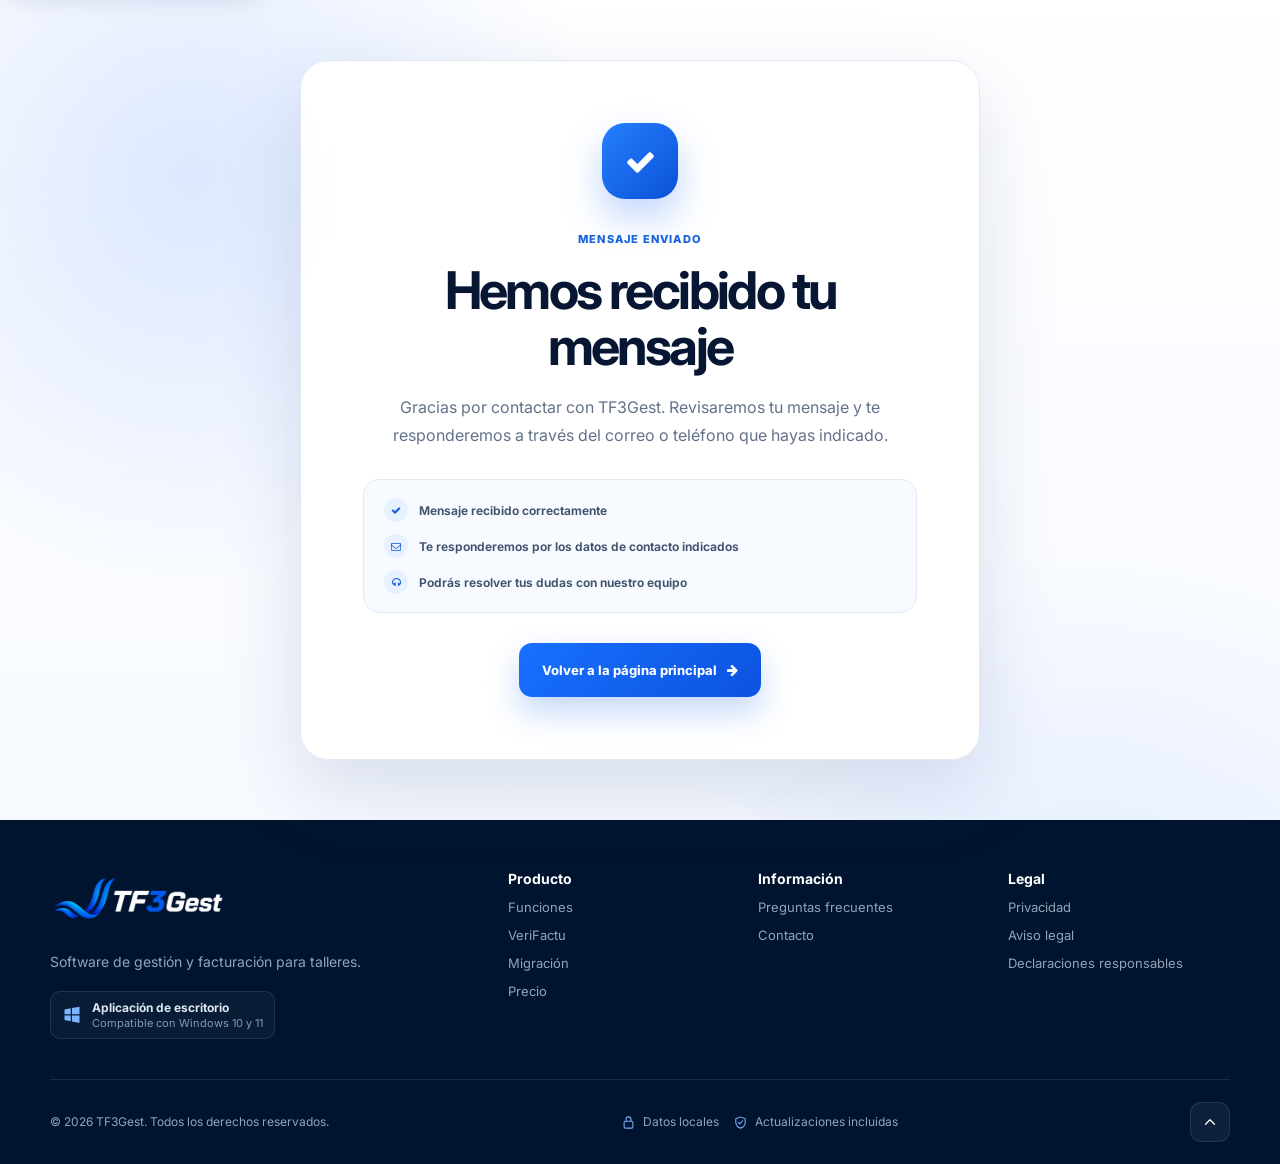
<file: gracias.html>
<!DOCTYPE html>

<html lang="es">
<head>
<title>Mensaje recibido | TF3Gest</title>
<meta charset="utf-8"/>
<meta content="Hemos recibido tu mensaje. Te responderemos a través de los datos de contacto indicados." name="description"/>
<meta content="width=device-width, initial-scale=1" name="viewport"/>
<meta content="noindex, follow" name="robots"/>
<meta content="#071633" name="theme-color"/>
<link href="https://fonts.googleapis.com" rel="preconnect"/>
<link crossorigin="" href="https://fonts.gstatic.com" rel="preconnect"/>
<link href="https://tf3gest.com/apple-touch-icon.png" rel="apple-touch-icon" sizes="180x180"/><link href="https://tf3gest.com/favicon.ico" rel="icon" sizes="any"/><link href="https://tf3gest.com/favicon.png" rel="icon" sizes="48x48" type="image/png"/><link href="https://fonts.googleapis.com/css2?family=Inter:wght@400..800&amp;display=swap" rel="stylesheet"/>
<link href="plugins/font-awesome-4.7.0/css/font-awesome-tf3gest.min.css?v=20260828b" rel="stylesheet"/>
<style>
    * { box-sizing: border-box; }
    html, body { min-height: 100%; }
    body {
      margin: 0;
      display: grid;
      place-items: center;
      color: #071633;
      background:
        radial-gradient(circle at 15% 15%, rgba(49,119,255,.16), transparent 28%),
        radial-gradient(circle at 85% 85%, rgba(91,147,255,.13), transparent 30%),
        linear-gradient(180deg, #fff, #f3f7ff);
      font-family: Inter, -apple-system, BlinkMacSystemFont, "Segoe UI", sans-serif;
      -webkit-font-smoothing: antialiased;
    }
    .thanks-shell {
      width: min(680px, calc(100% - 30px));
      padding: 60px 0;
    }
    .thanks-card {
      padding: clamp(34px, 7vw, 62px);
      text-align: center;
      background: rgba(255,255,255,.94);
      border: 1px solid #dfe7f3;
      border-radius: 28px;
      box-shadow: 0 30px 80px rgba(31,65,122,.15);
      backdrop-filter: blur(14px);
    }
    .thanks-icon {
      width: 76px;
      height: 76px;
      margin: 0 auto 28px;
      display: grid;
      place-items: center;
      color: #fff;
      background: linear-gradient(135deg, #2580ff, #0b51d8);
      border-radius: 23px;
      box-shadow: 0 18px 38px rgba(18,101,244,.27);
      font-size: 31px;
    }
    .thanks-kicker {
      color: #1761dd;
      font-size: 11px;
      font-weight: 800;
      letter-spacing: .11em;
      text-transform: uppercase;
    }
    h1 {
      margin: 16px auto 18px;
      font-size: clamp(34px, 7vw, 52px);
      line-height: 1.08;
      letter-spacing: -.05em;
    }
    p {
      max-width: 510px;
      margin: 0 auto;
      color: #63728a;
      font-size: 16px;
      line-height: 1.75;
    }
    .thanks-steps {
      margin: 30px 0;
      padding: 18px 20px;
      display: grid;
      gap: 12px;
      text-align: left;
      background: #f7faff;
      border: 1px solid #e3eaf5;
      border-radius: 16px;
    }
    .thanks-steps span {
      display: flex;
      align-items: center;
      gap: 11px;
      color: #40516d;
      font-size: 12px;
      font-weight: 650;
    }
    .thanks-steps i {
      width: 24px;
      height: 24px;
      display: grid;
      place-items: center;
      color: #1761dd;
      background: #e8f1ff;
      border-radius: 50%;
      font-size: 10px;
    }
    .thanks-button {
      min-height: 54px;
      padding: 0 23px;
      display: inline-flex;
      align-items: center;
      justify-content: center;
      gap: 10px;
      color: #fff;
      background: linear-gradient(135deg, #1970ff, #0b53df);
      border-radius: 13px;
      box-shadow: 0 15px 32px rgba(20,100,240,.25);
      font-size: 13px;
      font-weight: 750;
      text-decoration: none;
      transition: transform .2s ease, box-shadow .2s ease;
    }
    .thanks-button:hover {
      transform: translateY(-2px);
      box-shadow: 0 19px 38px rgba(20,100,240,.32);
    }
  </style>
<meta content="TF3Gest" name="author"/><link href="https://tf3gest.com/gracias.html" rel="canonical"/><link href="site.webmanifest" rel="manifest"/><meta content="website" property="og:type"/><meta content="TF3Gest" property="og:site_name"/><meta content="es_ES" property="og:locale"/><meta content="Mensaje recibido | TF3Gest" property="og:title"/><meta content="Tu mensaje se ha enviado correctamente." property="og:description"/><meta content="https://tf3gest.com/gracias.html" property="og:url"/><meta content="https://tf3gest.com/images/tf3gest-social.png" property="og:image"/><meta content="1200" property="og:image:width"/><meta content="630" property="og:image:height"/><meta content="image/png" property="og:image:type"/><meta content="TF3Gest, software de gestión para talleres mecánicos" property="og:image:alt"/><meta content="summary_large_image" name="twitter:card"/><meta content="Mensaje recibido | TF3Gest" name="twitter:title"/><meta content="Tu mensaje se ha enviado correctamente." name="twitter:description"/><meta content="https://tf3gest.com/images/tf3gest-social.png" name="twitter:image"/><link href="styles/brand-final.css?v=20260828g" rel="stylesheet"/>
<meta content="TF3Gest" name="application-name"/><meta content="https://tf3gest.com/images/tf3gest-social.png" property="og:image:secure_url"/><meta content="TF3Gest, software de gestión para talleres mecánicos" name="twitter:image:alt"/></head>
<body id="top"><a class="nw-skip-link" href="#contenido-principal">Saltar al contenido principal</a>
<main class="thanks-shell" id="contenido-principal">
<section class="thanks-card">
<div class="thanks-icon"><i aria-hidden="true" class="fa fa-check"></i></div>
<span class="thanks-kicker">Mensaje enviado</span>
<h1>Hemos recibido tu mensaje</h1>
<p>Gracias por contactar con TF3Gest. Revisaremos tu mensaje y te responderemos a través del correo o teléfono que hayas indicado.</p>
<div class="thanks-steps">
<span><i aria-hidden="true" class="fa fa-check"></i> Mensaje recibido correctamente</span>
<span><i aria-hidden="true" class="fa fa-envelope-o"></i> Te responderemos por los datos de contacto indicados</span>
<span><i aria-hidden="true" class="fa fa-headphones"></i> Podrás resolver tus dudas con nuestro equipo</span>
</div>
<a class="thanks-button" href="/">
        Volver a la página principal <i aria-hidden="true" class="fa fa-arrow-right"></i>
</a>
</section>
</main>
<footer class="nw-footer">
<div class="nw-footer__shell">
<div class="nw-footer__top">
<div class="nw-footer__brand">
<a aria-label="Volver al inicio" class="nw-footer__logo" href="/#inicio"><img alt="TF3Gest" class="nw-footer__logo-image" decoding="async" height="682" loading="lazy" src="images/tf3gest-logo-white.png?v=20260828d" width="2048"/></a>
<p>Software de gestión y facturación para talleres.</p>
<div class="nw-footer__platform">
<svg aria-hidden="true" class="nw-icon nw-icon--windows" height="20" viewbox="0 0 24 24" width="20"><path d="M3 5.5 10.5 4v7H3zM12 3.7 21 2v9h-9zM3 12.5h7.5v7L3 18zM12 12.5h9v9l-9-1.7z" fill="currentColor" stroke="none"></path></svg>
<span><strong>Aplicación de escritorio</strong><small>Compatible con Windows 10 y 11</small></span>
</div>
</div>
<div class="nw-footer__links">
<div class="nw-footer__column"><strong>Producto</strong><a href="/#features-section">Funciones</a><a href="verifactu-talleres.html">VeriFactu</a><a href="migracion-programa-taller.html">Migración</a><a href="/#pricing-section">Precio</a></div>
<div class="nw-footer__column"><strong>Información</strong><a href="/#faq-section">Preguntas frecuentes</a><a href="contact.html">Contacto</a></div>
<div class="nw-footer__column"><strong>Legal</strong><a href="privacidad.html">Privacidad</a><a href="aviso-legal.html">Aviso legal</a><a href="declaracion-responsable.html">Declaraciones responsables</a></div>
</div>
</div>
<div class="nw-footer__bottom">
<p>© <span data-current-year="">2026</span> TF3Gest. Todos los derechos reservados.</p>
<div class="nw-footer__badges">
<span><svg aria-hidden="true" class="nw-icon" height="20" viewbox="0 0 24 24" width="20"><rect height="11" rx="2" width="14" x="5" y="10"></rect><path d="M8 10V7a4 4 0 0 1 8 0v3"></path></svg> Datos locales</span>
<span><svg aria-hidden="true" class="nw-icon" height="20" viewbox="0 0 24 24" width="20"><path d="M12 3 4.5 6v5.5c0 4.8 3.1 8.1 7.5 9.5 4.4-1.4 7.5-4.7 7.5-9.5V6z"></path><path d="m8.5 12 2.2 2.2 4.8-5"></path></svg> Actualizaciones incluidas</span>
</div>
<a aria-label="Volver arriba" class="nw-footer__back" href="#top"><span class="nw-footer__back-text">Volver arriba</span><svg aria-hidden="true" class="nw-icon" height="20" viewbox="0 0 24 24" width="20"><path d="m6 15 6-6 6 6"></path></svg></a>
</div>
</div>
</footer><script>document.querySelectorAll("[data-current-year]").forEach(function(el){el.textContent=new Date().getFullYear();});</script>
</body>
</html>
</file>
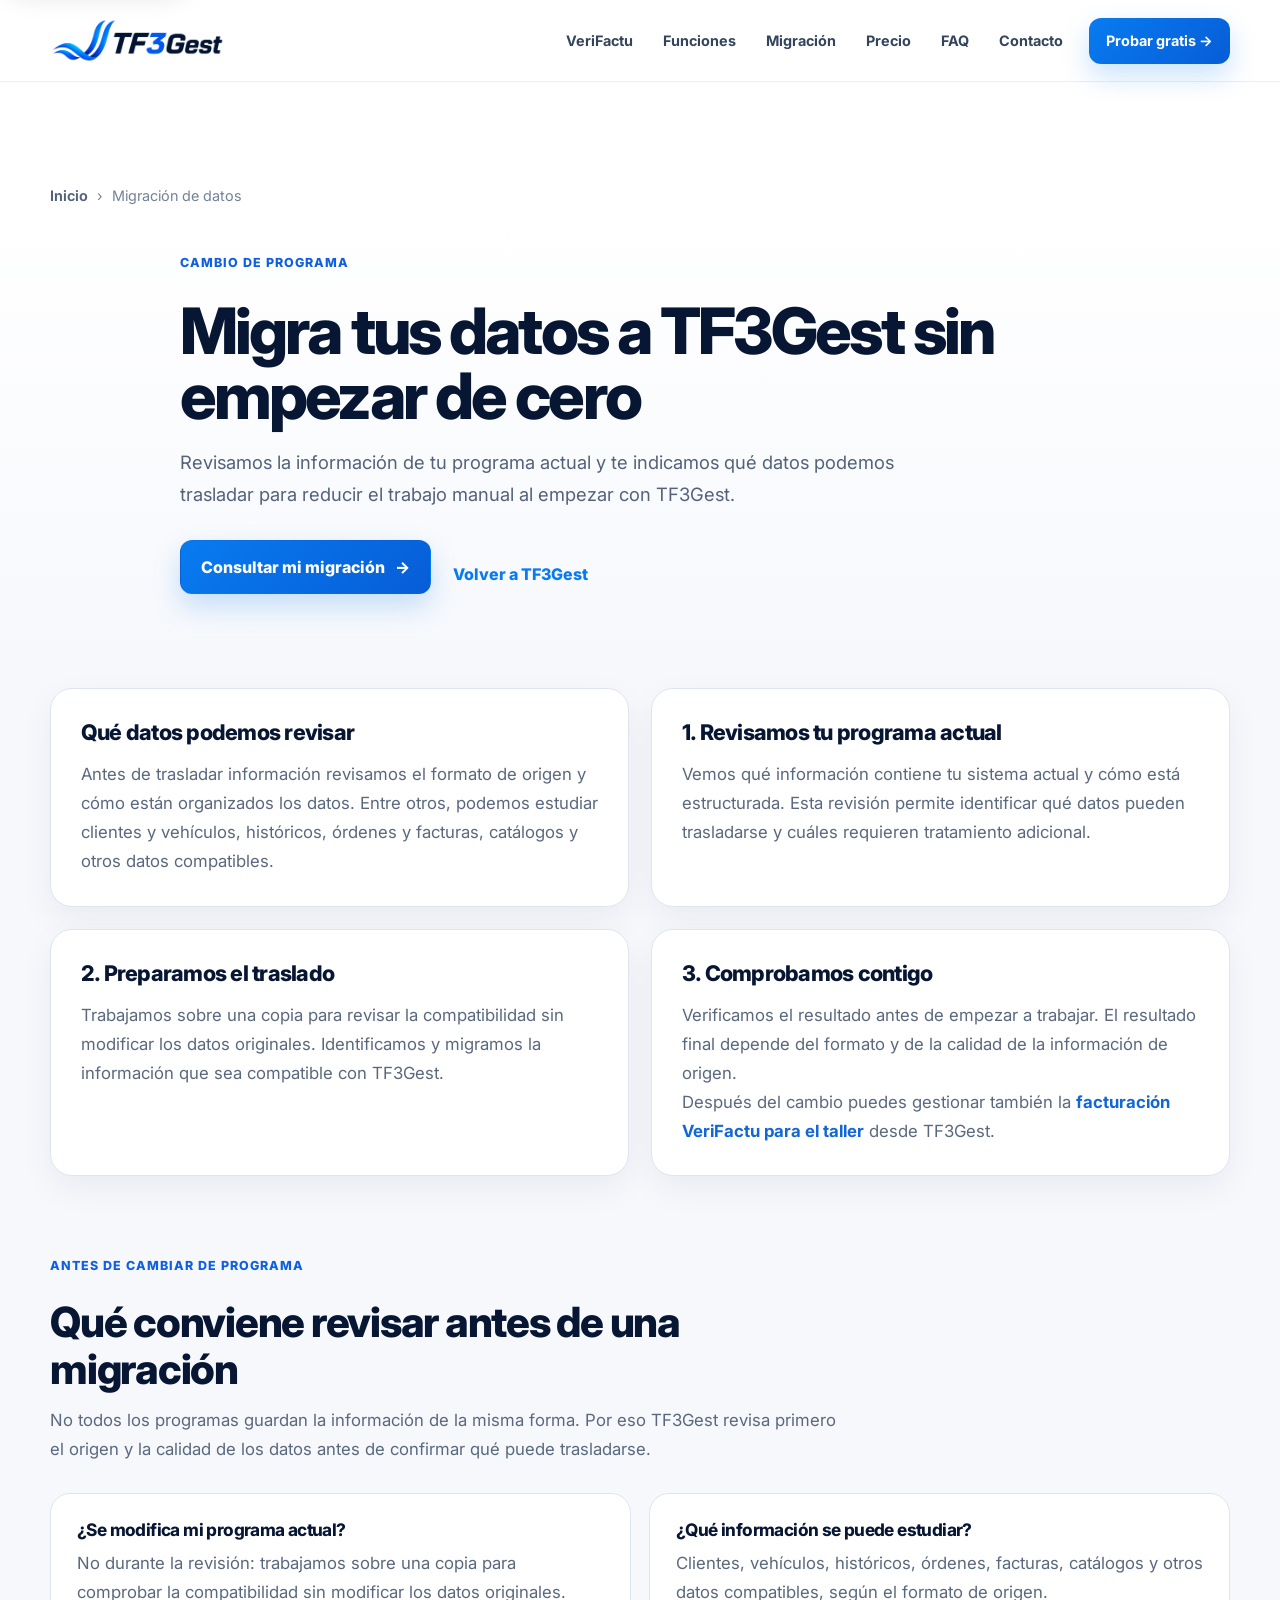
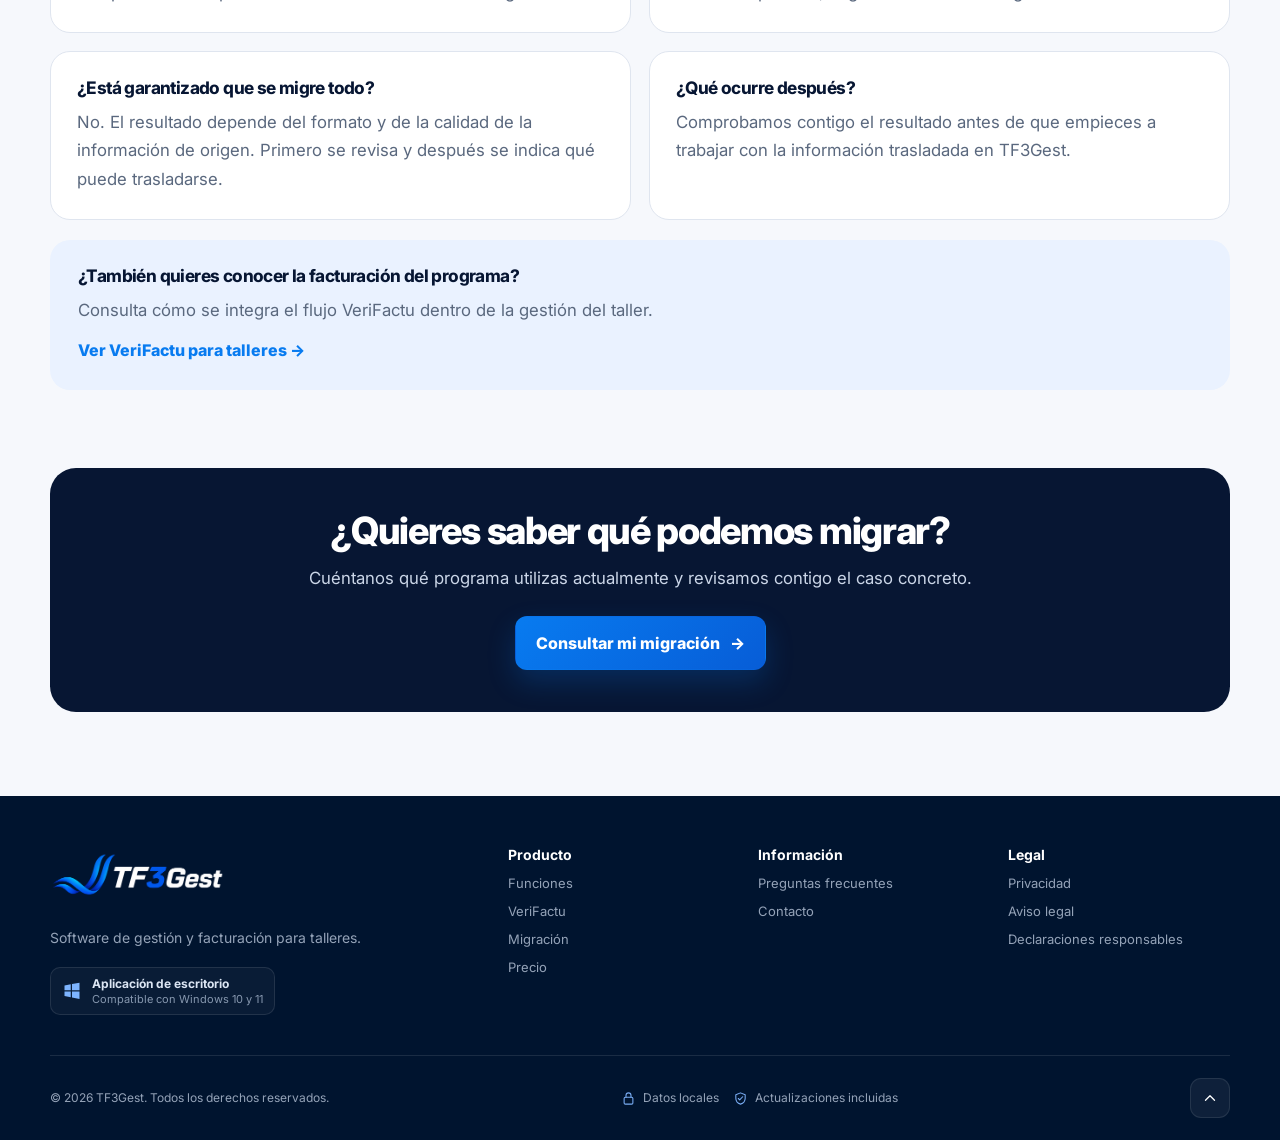
<file: migracion-programa-taller.html>
<!DOCTYPE html>

<html lang="es">
<head>
<meta charset="utf-8"/>
<meta content="width=device-width, initial-scale=1" name="viewport"/>
<title>Migrar programa de taller a TF3Gest | TF3Gest</title>
<meta content="Consulta la migración a TF3Gest desde tu programa actual: revisión de clientes, vehículos, históricos, órdenes, facturas, catálogos y otros datos compatibles." name="description"/>
<meta content="index, follow, max-image-preview:large" name="robots"/>
<link href="https://tf3gest.com/migracion-programa-taller.html" rel="canonical"/>
<link href="https://tf3gest.com/migracion-programa-taller.html" hreflang="es-ES" rel="alternate"/>
<link href="https://tf3gest.com/migracion-programa-taller.html" hreflang="x-default" rel="alternate"/>
<meta content="TF3Gest" name="application-name"/>
<meta content="#071633" name="theme-color"/>
<meta content="website" property="og:type"/>
<meta content="TF3Gest" property="og:site_name"/>
<meta content="es_ES" property="og:locale"/>
<meta content="https://tf3gest.com/migracion-programa-taller.html" property="og:url"/>
<meta content="Migrar programa de taller a TF3Gest | TF3Gest" property="og:title"/>
<meta content="Consulta la migración a TF3Gest desde tu programa actual: revisión de clientes, vehículos, históricos, órdenes, facturas, catálogos y otros datos compatibles." property="og:description"/>
<meta content="https://tf3gest.com/images/tf3gest-social.png" property="og:image"/>
<meta content="https://tf3gest.com/images/tf3gest-social.png" property="og:image:secure_url"/>
<meta content="image/png" property="og:image:type"/>
<meta content="1200" property="og:image:width"/>
<meta content="630" property="og:image:height"/>
<meta content="TF3Gest, software de gestión para talleres mecánicos" property="og:image:alt"/>
<meta content="summary_large_image" name="twitter:card"/>
<meta content="Migrar programa de taller a TF3Gest | TF3Gest" name="twitter:title"/>
<meta content="Consulta la migración a TF3Gest desde tu programa actual: revisión de clientes, vehículos, históricos, órdenes, facturas, catálogos y otros datos compatibles." name="twitter:description"/>
<meta content="https://tf3gest.com/images/tf3gest-social.png" name="twitter:image"/>
<meta content="TF3Gest, software de gestión para talleres mecánicos" name="twitter:image:alt"/>


<link href="site.webmanifest" rel="manifest"/>

<link href="https://fonts.googleapis.com" rel="preconnect"/>
<link crossorigin="anonymous" href="https://fonts.gstatic.com" rel="preconnect"/>
<link href="https://tf3gest.com/apple-touch-icon.png" rel="apple-touch-icon" sizes="180x180"/><link href="https://tf3gest.com/favicon.ico" rel="icon" sizes="any"/><link href="https://tf3gest.com/favicon.png" rel="icon" sizes="48x48" type="image/png"/><link href="https://fonts.googleapis.com/css2?family=Inter:wght@400..800&amp;display=swap" rel="stylesheet"/>
<link href="plugins/font-awesome-4.7.0/css/font-awesome-tf3gest.min.css?v=20260828b" rel="stylesheet"/>
<link href="styles/design-system.css?v=3" rel="stylesheet"/>
<link href="styles/home.css?v=20260828g" rel="stylesheet"/>
<link href="styles/seo-pages.css?v=20260828b" rel="stylesheet"/>
<link href="styles/brand-final.css?v=20260828i" rel="stylesheet"/>
<script type="application/ld+json">{"@context":"https://schema.org","@type":"WebPage","name":"Migra tus datos a TF3Gest sin empezar de cero","url":"https://tf3gest.com/migracion-programa-taller.html","description":"Consulta la migración a TF3Gest desde tu programa actual: revisión de clientes, vehículos, históricos, órdenes, facturas, catálogos y otros datos compatibles.","inLanguage":"es-ES","isPartOf":{"@type":"WebSite","name":"TF3Gest","url":"https://tf3gest.com/"}}</script>
<script type="application/ld+json">{"@context":"https://schema.org","@type":"BreadcrumbList","itemListElement":[{"@type":"ListItem","position":1,"name":"Inicio","item":"https://tf3gest.com/"},{"@type":"ListItem","position":2,"name":"Migración de programas para talleres","item":"https://tf3gest.com/migracion-programa-taller.html"}]}</script></head>
<body>
<a class="nw-skip-link" href="#contenido-principal">Saltar al contenido</a>
<header class="header">
<div id="navbar_container"></div>
</header>
<main class="seo-page-main" id="contenido-principal">
<nav aria-label="Migas de pan" class="seo-breadcrumb"><div class="nw-shell"><a href="/">Inicio</a><span aria-hidden="true">›</span><span aria-current="page">Migración de datos</span></div></nav><section class="seo-page-hero"><div class="nw-shell"><span class="nw-section-kicker">Cambio de programa</span><h1>Migra tus datos a TF3Gest sin empezar de cero</h1><p>Revisamos la información de tu programa actual y te indicamos qué datos podemos trasladar para reducir el trabajo manual al empezar con TF3Gest.</p><div class="seo-page-actions"><a class="nw-btn nw-btn--primary" href="contact.html?motivo=migracion">Consultar mi migración <span>→</span></a><a class="nw-inline-link" href="/">Volver a TF3Gest</a></div></div></section>
<div class="nw-shell seo-page-grid"><section class="seo-info-card"><h2>Qué datos podemos revisar</h2><p>Antes de trasladar información revisamos el formato de origen y cómo están organizados los datos. Entre otros, podemos estudiar clientes y vehículos, históricos, órdenes y facturas, catálogos y otros datos compatibles.</p></section><section class="seo-info-card"><h2>1. Revisamos tu programa actual</h2><p>Vemos qué información contiene tu sistema actual y cómo está estructurada. Esta revisión permite identificar qué datos pueden trasladarse y cuáles requieren tratamiento adicional.</p></section><section class="seo-info-card"><h2>2. Preparamos el traslado</h2><p>Trabajamos sobre una copia para revisar la compatibilidad sin modificar los datos originales. Identificamos y migramos la información que sea compatible con TF3Gest.</p></section><section class="seo-info-card"><h2>3. Comprobamos contigo</h2><p>Verificamos el resultado antes de empezar a trabajar. El resultado final depende del formato y de la calidad de la información de origen.</p><p>Después del cambio puedes gestionar también la <a href="verifactu-talleres.html">facturación VeriFactu para el taller</a> desde TF3Gest.</p></section></div>
<section class="seo-guide-section">
<div class="nw-shell">
<div class="seo-guide-heading">
<span class="nw-section-kicker">Antes de cambiar de programa</span>
<h2>Qué conviene revisar antes de una migración</h2>
<p>No todos los programas guardan la información de la misma forma. Por eso TF3Gest revisa primero el origen y la calidad de los datos antes de confirmar qué puede trasladarse.</p>
</div>
<div class="seo-question-grid">
<article><h3>¿Se modifica mi programa actual?</h3><p>No durante la revisión: trabajamos sobre una copia para comprobar la compatibilidad sin modificar los datos originales.</p></article>
<article><h3>¿Qué información se puede estudiar?</h3><p>Clientes, vehículos, históricos, órdenes, facturas, catálogos y otros datos compatibles, según el formato de origen.</p></article>
<article><h3>¿Está garantizado que se migre todo?</h3><p>No. El resultado depende del formato y de la calidad de la información de origen. Primero se revisa y después se indica qué puede trasladarse.</p></article>
<article><h3>¿Qué ocurre después?</h3><p>Comprobamos contigo el resultado antes de que empieces a trabajar con la información trasladada en TF3Gest.</p></article>
</div>
<div class="seo-guide-note">
<h3>¿También quieres conocer la facturación del programa?</h3>
<p>Consulta cómo se integra el flujo VeriFactu dentro de la gestión del taller.</p>
<a class="nw-inline-link" href="verifactu-talleres.html">Ver VeriFactu para talleres →</a>
</div>
</div>
</section>
<section class="seo-page-cta"><div class="nw-shell"><div class="seo-page-cta__box"><h2>¿Quieres saber qué podemos migrar?</h2><p>Cuéntanos qué programa utilizas actualmente y revisamos contigo el caso concreto.</p><a class="nw-btn nw-btn--primary" href="contact.html?motivo=migracion">Consultar mi migración <span>→</span></a></div></div></section>
</main>
<footer class="nw-footer">
<div class="nw-footer__shell">
<div class="nw-footer__top">
<div class="nw-footer__brand">
<a aria-label="Volver al inicio" class="nw-footer__logo" href="/#inicio"><img alt="TF3Gest" class="nw-footer__logo-image" decoding="async" height="266" loading="lazy" src="images/tf3gest-logo-white.png" width="800"/></a>
<p>Software de gestión y facturación para talleres.</p>
<div class="nw-footer__platform">
<svg aria-hidden="true" class="nw-icon nw-icon--windows" height="20" viewbox="0 0 24 24" width="20"><path d="M3 5.5 10.5 4v7H3zM12 3.7 21 2v9h-9zM3 12.5h7.5v7L3 18zM12 12.5h9v9l-9-1.7z" fill="currentColor" stroke="none"></path></svg>
<span><strong>Aplicación de escritorio</strong><small>Compatible con Windows 10 y 11</small></span>
</div>
</div>
<div class="nw-footer__links">
<div class="nw-footer__column"><strong>Producto</strong><a href="/#features-section">Funciones</a><a href="verifactu-talleres.html">VeriFactu</a><a href="migracion-programa-taller.html">Migración</a><a href="/#pricing-section">Precio</a></div>
<div class="nw-footer__column"><strong>Información</strong><a href="/#faq-section">Preguntas frecuentes</a><a href="contact.html">Contacto</a></div>
<div class="nw-footer__column"><strong>Legal</strong><a href="privacidad.html">Privacidad</a><a href="aviso-legal.html">Aviso legal</a><a href="declaracion-responsable.html">Declaraciones responsables</a></div>
</div>
</div>
<div class="nw-footer__bottom">
<p>© <span data-current-year="">2026</span> TF3Gest. Todos los derechos reservados.</p>
<div class="nw-footer__badges">
<span><svg aria-hidden="true" class="nw-icon" height="20" viewbox="0 0 24 24" width="20"><rect height="11" rx="2" width="14" x="5" y="10"></rect><path d="M8 10V7a4 4 0 0 1 8 0v3"></path></svg> Datos locales</span>
<span><svg aria-hidden="true" class="nw-icon" height="20" viewbox="0 0 24 24" width="20"><path d="M12 3 4.5 6v5.5c0 4.8 3.1 8.1 7.5 9.5 4.4-1.4 7.5-4.7 7.5-9.5V6z"></path><path d="m8.5 12 2.2 2.2 4.8-5"></path></svg> Actualizaciones incluidas</span>
</div>
<a aria-label="Volver arriba" class="nw-footer__back" href="#top"><span class="nw-footer__back-text">Volver arriba</span><svg aria-hidden="true" class="nw-icon" height="20" viewbox="0 0 24 24" width="20"><path d="m6 15 6-6 6 6"></path></svg></a>
</div>
</div>
</footer>
<script src="js/navbar.js?v=20260828d"></script>
<script src="js/site-enhancements.js?v=3"></script>
</body></html>
</file>
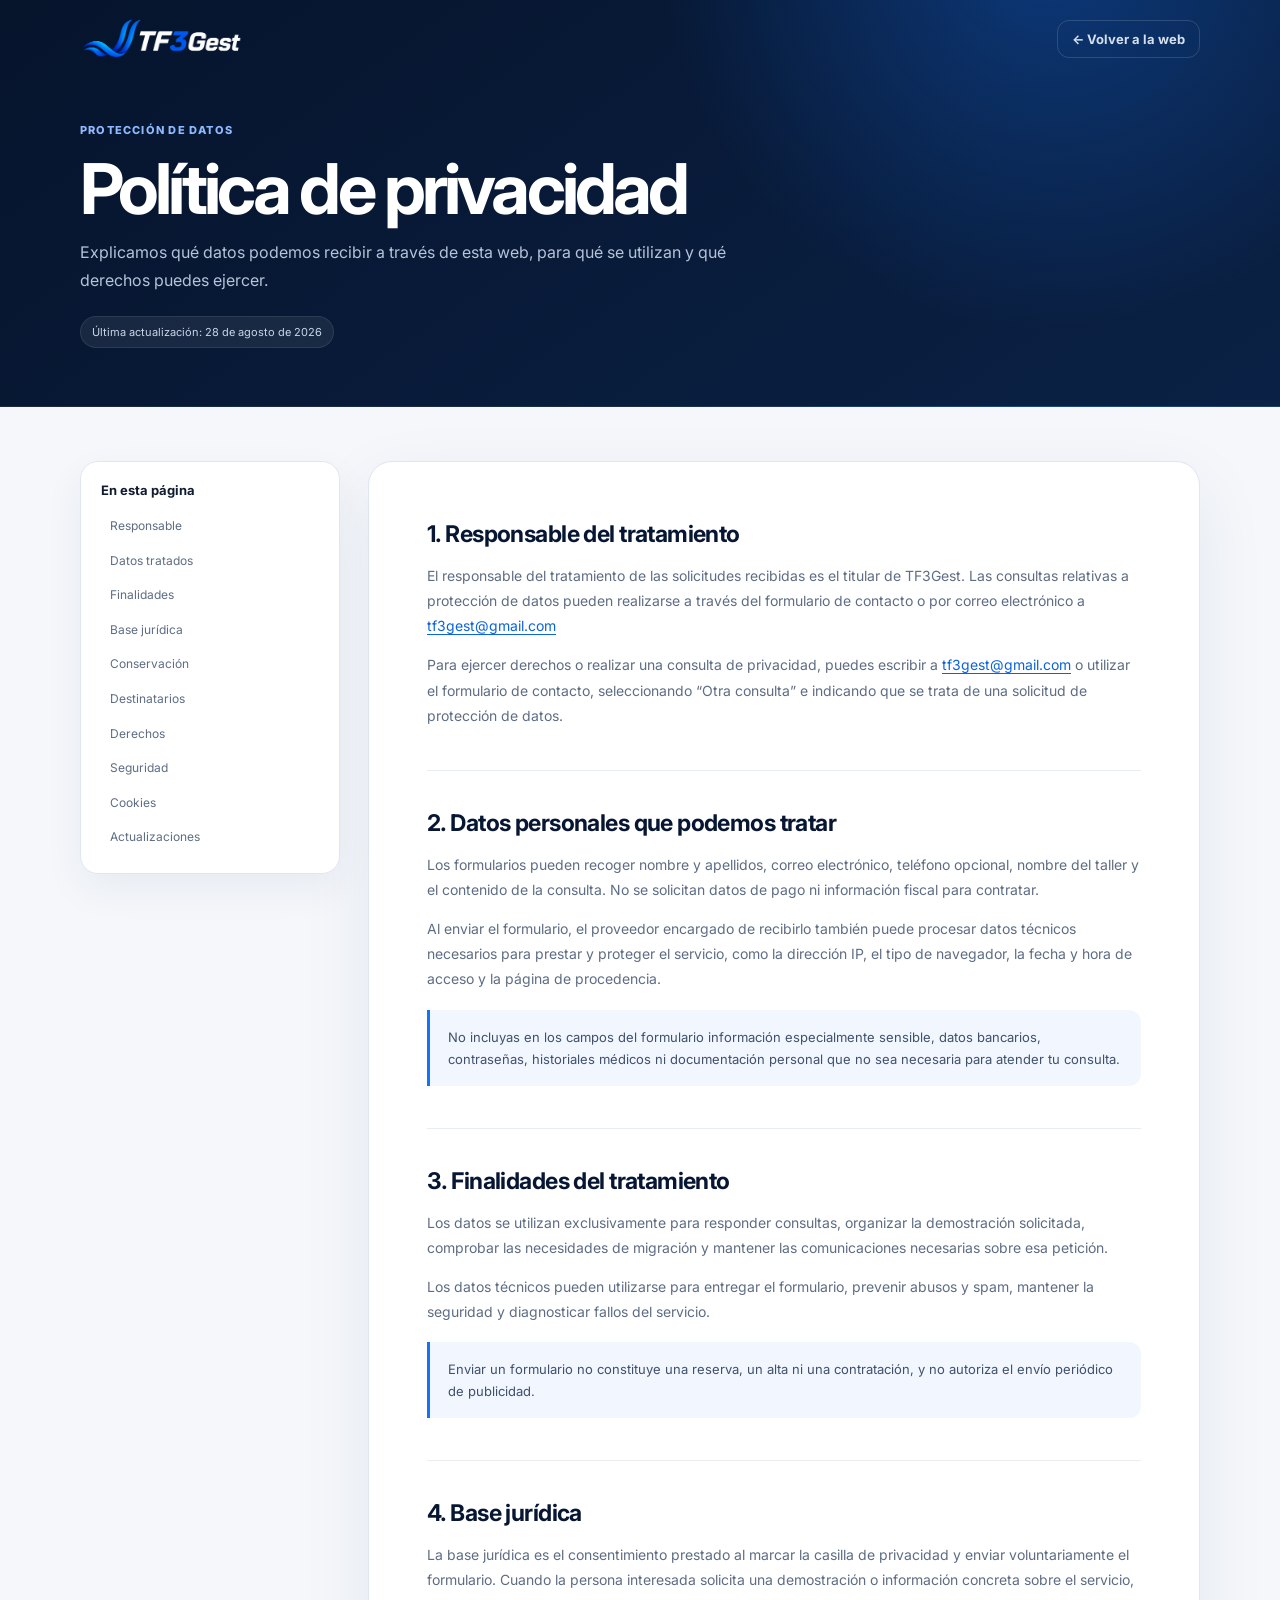
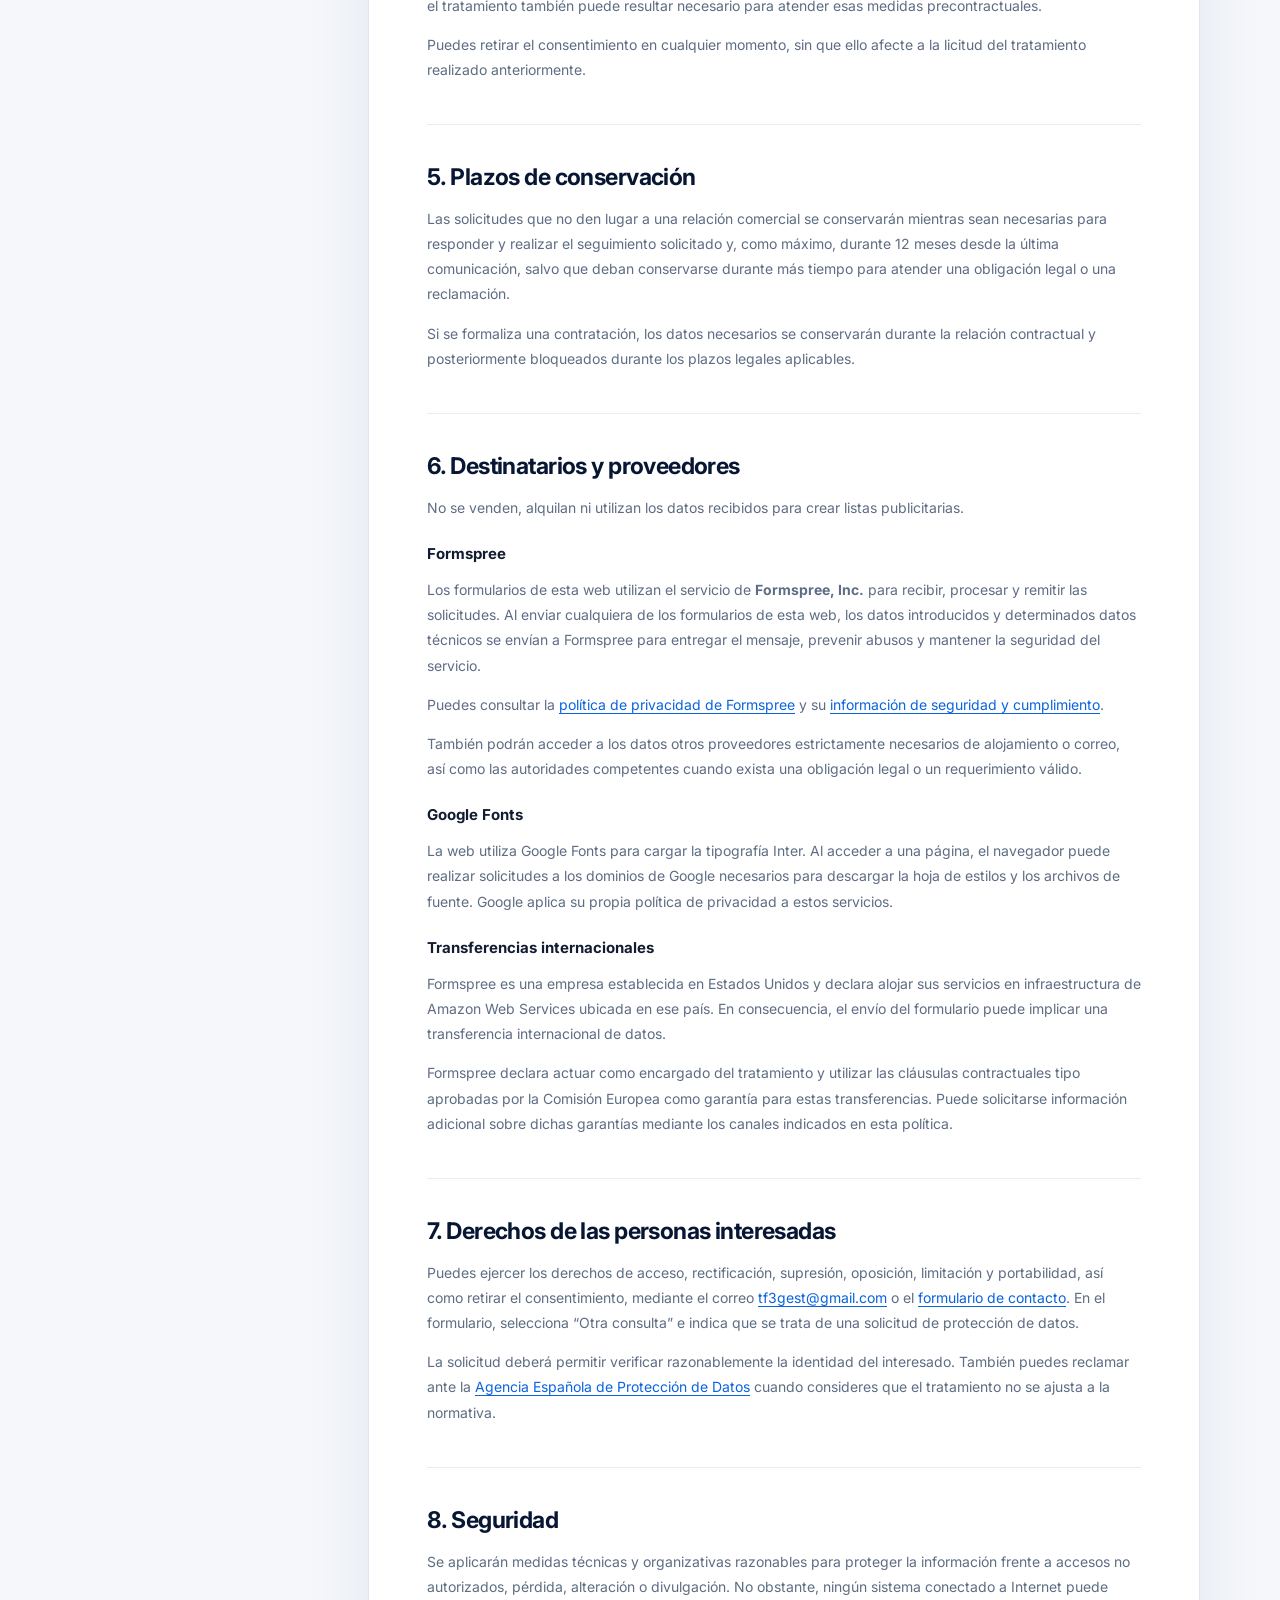
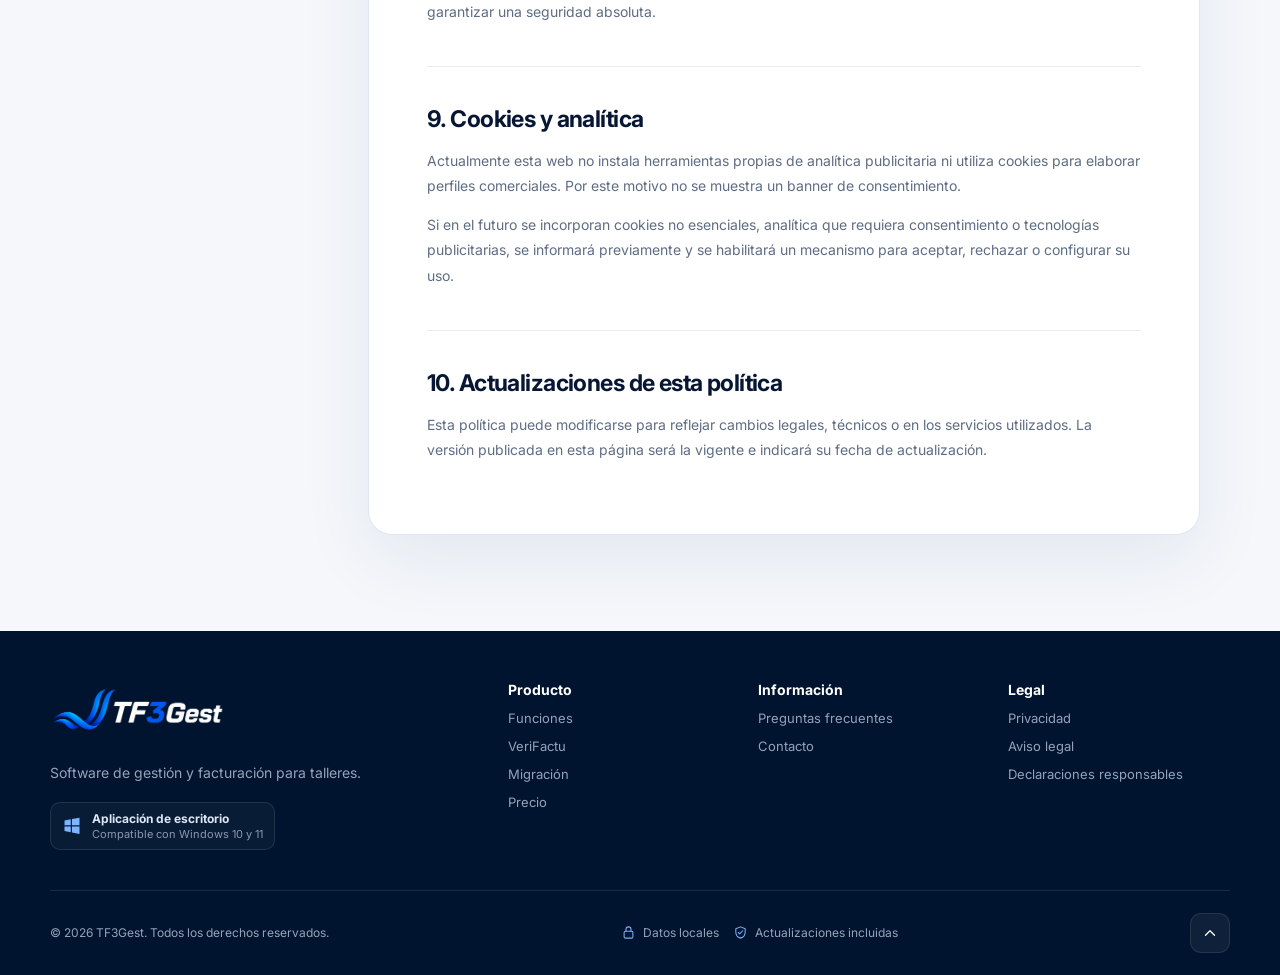
<file: privacidad.html>
<!DOCTYPE html>

<html lang="es">
<head>
<title>Política de privacidad | TF3Gest</title>
<meta charset="utf-8"/>
<meta content="width=device-width, initial-scale=1" name="viewport"/>
<meta content="Consulta cómo TF3Gest trata los datos personales enviados mediante sus formularios, las finalidades, la conservación y los derechos de los usuarios." name="description"/>
<meta content="noindex, follow" name="robots"/>
<meta content="#071633" name="theme-color"/>
<link href="https://tf3gest.com/privacidad.html" rel="canonical"/><link href="site.webmanifest" rel="manifest"/>
<link href="https://fonts.googleapis.com" rel="preconnect"/>
<link crossorigin="" href="https://fonts.gstatic.com" rel="preconnect"/>
<link href="https://tf3gest.com/apple-touch-icon.png" rel="apple-touch-icon" sizes="180x180"/><link href="https://tf3gest.com/favicon.ico" rel="icon" sizes="any"/><link href="https://tf3gest.com/favicon.png" rel="icon" sizes="48x48" type="image/png"/><link href="https://fonts.googleapis.com/css2?family=Inter:wght@400..800&amp;display=swap" rel="stylesheet"/>
<link href="styles/legal-pages.css?v=20260828" rel="stylesheet"/>
<meta content="TF3Gest" name="author"/><meta content="website" property="og:type"/><meta content="TF3Gest" property="og:site_name"/><meta content="es_ES" property="og:locale"/><meta content="Política de privacidad | TF3Gest" property="og:title"/><meta content="Información sobre el tratamiento de datos personales en el sitio web de TF3Gest." property="og:description"/><meta content="https://tf3gest.com/privacidad.html" property="og:url"/><meta content="https://tf3gest.com/images/tf3gest-social.png" property="og:image"/><meta content="1200" property="og:image:width"/><meta content="630" property="og:image:height"/><meta content="image/png" property="og:image:type"/><meta content="TF3Gest, software de gestión para talleres mecánicos" property="og:image:alt"/><meta content="summary_large_image" name="twitter:card"/><meta content="Política de privacidad | TF3Gest" name="twitter:title"/><meta content="Información sobre el tratamiento de datos personales en el sitio web de TF3Gest." name="twitter:description"/><meta content="https://tf3gest.com/images/tf3gest-social.png" name="twitter:image"/><link href="styles/brand-final.css?v=20260828g" rel="stylesheet"/>
<meta content="TF3Gest" name="application-name"/><meta content="https://tf3gest.com/images/tf3gest-social.png" property="og:image:secure_url"/><meta content="TF3Gest, software de gestión para talleres mecánicos" name="twitter:image:alt"/></head>
<body id="top">
<a class="legal-skip" href="#contenido">Saltar al contenido</a>
<header class="legal-header">
<div class="legal-shell">
<nav aria-label="Navegación legal" class="legal-nav">
<a aria-label="TF3Gest, inicio" class="legal-brand" href="/"><img alt="TF3Gest" class="legal-brand__logo" decoding="async" fetchpriority="high" height="266" src="images/tf3gest-logo-white.png" width="800"/></a>
<a class="legal-back" href="/">← Volver a la web</a>
</nav>
<div class="legal-hero"><span class="legal-eyebrow">Protección de datos</span><h1>Política de privacidad</h1><p>Explicamos qué datos podemos recibir a través de esta web, para qué se utilizan y qué derechos puedes ejercer.</p><span class="legal-updated">Última actualización: 28 de agosto de 2026</span></div>
</div>
</header>
<main class="legal-main" id="contenido">
<div class="legal-shell legal-layout">
<aside aria-label="Índice de contenidos" class="legal-toc"><strong>En esta página</strong><nav><a href="#responsable">Responsable</a><a href="#datos">Datos tratados</a><a href="#finalidades">Finalidades</a><a href="#legitimacion">Base jurídica</a><a href="#conservacion">Conservación</a><a href="#destinatarios">Destinatarios</a><a href="#derechos">Derechos</a><a href="#seguridad">Seguridad</a><a href="#cookies">Cookies</a><a href="#cambios">Actualizaciones</a></nav></aside>
<article class="legal-card" data-tf3-text-only="">
<section id="responsable"><h2>1. Responsable del tratamiento</h2><p>El responsable del tratamiento de las solicitudes recibidas es el titular de TF3Gest. Las consultas relativas a protección de datos pueden realizarse a través del formulario de contacto o por correo electrónico a <a href="mailto:tf3gest@gmail.com">tf3gest@gmail.com</a></p><p>Para ejercer derechos o realizar una consulta de privacidad, puedes escribir a <a href="mailto:tf3gest@gmail.com">tf3gest@gmail.com</a> o utilizar el formulario de contacto, seleccionando “Otra consulta” e indicando que se trata de una solicitud de protección de datos.</p></section>
<section id="datos"><h2>2. Datos personales que podemos tratar</h2><p>Los formularios pueden recoger nombre y apellidos, correo electrónico, teléfono opcional, nombre del taller y el contenido de la consulta. No se solicitan datos de pago ni información fiscal para contratar.</p><p>Al enviar el formulario, el proveedor encargado de recibirlo también puede procesar datos técnicos necesarios para prestar y proteger el servicio, como la dirección IP, el tipo de navegador, la fecha y hora de acceso y la página de procedencia.</p><div class="legal-callout">No incluyas en los campos del formulario información especialmente sensible, datos bancarios, contraseñas, historiales médicos ni documentación personal que no sea necesaria para atender tu consulta.</div></section>
<section id="finalidades"><h2>3. Finalidades del tratamiento</h2><p>Los datos se utilizan exclusivamente para responder consultas, organizar la demostración solicitada, comprobar las necesidades de migración y mantener las comunicaciones necesarias sobre esa petición.</p><p>Los datos técnicos pueden utilizarse para entregar el formulario, prevenir abusos y spam, mantener la seguridad y diagnosticar fallos del servicio.</p><div class="legal-callout">Enviar un formulario no constituye una reserva, un alta ni una contratación, y no autoriza el envío periódico de publicidad.</div></section>
<section id="legitimacion"><h2>4. Base jurídica</h2><p>La base jurídica es el consentimiento prestado al marcar la casilla de privacidad y enviar voluntariamente el formulario. Cuando la persona interesada solicita una demostración o información concreta sobre el servicio, el tratamiento también puede resultar necesario para atender esas medidas precontractuales.</p><p>Puedes retirar el consentimiento en cualquier momento, sin que ello afecte a la licitud del tratamiento realizado anteriormente.</p></section>
<section id="conservacion"><h2>5. Plazos de conservación</h2><p>Las solicitudes que no den lugar a una relación comercial se conservarán mientras sean necesarias para responder y realizar el seguimiento solicitado y, como máximo, durante 12 meses desde la última comunicación, salvo que deban conservarse durante más tiempo para atender una obligación legal o una reclamación.</p><p>Si se formaliza una contratación, los datos necesarios se conservarán durante la relación contractual y posteriormente bloqueados durante los plazos legales aplicables.</p></section>
<section id="destinatarios"><h2>6. Destinatarios y proveedores</h2><p>No se venden, alquilan ni utilizan los datos recibidos para crear listas publicitarias.</p><h3>Formspree</h3><p>Los formularios de esta web utilizan el servicio de <strong>Formspree, Inc.</strong> para recibir, procesar y remitir las solicitudes. Al enviar cualquiera de los formularios de esta web, los datos introducidos y determinados datos técnicos se envían a Formspree para entregar el mensaje, prevenir abusos y mantener la seguridad del servicio.</p><p>Puedes consultar la <a href="https://formspree.io/legal/privacy-policy/" rel="noopener noreferrer" target="_blank">política de privacidad de Formspree</a> y su <a href="https://formspree.io/security/" rel="noopener noreferrer" target="_blank">información de seguridad y cumplimiento</a>.</p><p>También podrán acceder a los datos otros proveedores estrictamente necesarios de alojamiento o correo, así como las autoridades competentes cuando exista una obligación legal o un requerimiento válido.</p><h3>Google Fonts</h3><p>La web utiliza Google Fonts para cargar la tipografía Inter. Al acceder a una página, el navegador puede realizar solicitudes a los dominios de Google necesarios para descargar la hoja de estilos y los archivos de fuente. Google aplica su propia política de privacidad a estos servicios.</p><h3>Transferencias internacionales</h3><p>Formspree es una empresa establecida en Estados Unidos y declara alojar sus servicios en infraestructura de Amazon Web Services ubicada en ese país. En consecuencia, el envío del formulario puede implicar una transferencia internacional de datos.</p><p>Formspree declara actuar como encargado del tratamiento y utilizar las cláusulas contractuales tipo aprobadas por la Comisión Europea como garantía para estas transferencias. Puede solicitarse información adicional sobre dichas garantías mediante los canales indicados en esta política.</p></section>
<section id="derechos"><h2>7. Derechos de las personas interesadas</h2><p>Puedes ejercer los derechos de acceso, rectificación, supresión, oposición, limitación y portabilidad, así como retirar el consentimiento, mediante el correo <a href="mailto:tf3gest@gmail.com">tf3gest@gmail.com</a> o el <a href="contact.html">formulario de contacto</a>. En el formulario, selecciona “Otra consulta” e indica que se trata de una solicitud de protección de datos.</p><p>La solicitud deberá permitir verificar razonablemente la identidad del interesado. También puedes reclamar ante la <a href="https://www.aepd.es/" rel="noopener noreferrer" target="_blank">Agencia Española de Protección de Datos</a> cuando consideres que el tratamiento no se ajusta a la normativa.</p></section>
<section id="seguridad"><h2>8. Seguridad</h2><p>Se aplicarán medidas técnicas y organizativas razonables para proteger la información frente a accesos no autorizados, pérdida, alteración o divulgación. No obstante, ningún sistema conectado a Internet puede garantizar una seguridad absoluta.</p></section>
<section id="cookies"><h2>9. Cookies y analítica</h2><p>Actualmente esta web no instala herramientas propias de analítica publicitaria ni utiliza cookies para elaborar perfiles comerciales. Por este motivo no se muestra un banner de consentimiento.</p><p>Si en el futuro se incorporan cookies no esenciales, analítica que requiera consentimiento o tecnologías publicitarias, se informará previamente y se habilitará un mecanismo para aceptar, rechazar o configurar su uso.</p></section>
<section id="cambios"><h2>10. Actualizaciones de esta política</h2><p>Esta política puede modificarse para reflejar cambios legales, técnicos o en los servicios utilizados. La versión publicada en esta página será la vigente e indicará su fecha de actualización.</p></section>
</article>
</div>
</main>
<footer class="nw-footer">
<div class="nw-footer__shell">
<div class="nw-footer__top">
<div class="nw-footer__brand">
<a aria-label="Volver al inicio" class="nw-footer__logo" href="/#inicio"><img alt="TF3Gest" class="nw-footer__logo-image" decoding="async" height="266" loading="lazy" src="images/tf3gest-logo-white.png" width="800"/></a>
<p>Software de gestión y facturación para talleres.</p>
<div class="nw-footer__platform">
<svg aria-hidden="true" class="nw-icon nw-icon--windows" height="20" viewbox="0 0 24 24" width="20"><path d="M3 5.5 10.5 4v7H3zM12 3.7 21 2v9h-9zM3 12.5h7.5v7L3 18zM12 12.5h9v9l-9-1.7z" fill="currentColor" stroke="none"></path></svg>
<span><strong>Aplicación de escritorio</strong><small>Compatible con Windows 10 y 11</small></span>
</div>
</div>
<div class="nw-footer__links">
<div class="nw-footer__column"><strong>Producto</strong><a href="/#features-section">Funciones</a><a href="verifactu-talleres.html">VeriFactu</a><a href="migracion-programa-taller.html">Migración</a><a href="/#pricing-section">Precio</a></div>
<div class="nw-footer__column"><strong>Información</strong><a href="/#faq-section">Preguntas frecuentes</a><a href="contact.html">Contacto</a></div>
<div class="nw-footer__column"><strong>Legal</strong><a href="privacidad.html">Privacidad</a><a href="aviso-legal.html">Aviso legal</a><a href="declaracion-responsable.html">Declaraciones responsables</a></div>
</div>
</div>
<div class="nw-footer__bottom">
<p>© <span data-current-year="">2026</span> TF3Gest. Todos los derechos reservados.</p>
<div class="nw-footer__badges">
<span><svg aria-hidden="true" class="nw-icon" height="20" viewbox="0 0 24 24" width="20"><rect height="11" rx="2" width="14" x="5" y="10"></rect><path d="M8 10V7a4 4 0 0 1 8 0v3"></path></svg> Datos locales</span>
<span><svg aria-hidden="true" class="nw-icon" height="20" viewbox="0 0 24 24" width="20"><path d="M12 3 4.5 6v5.5c0 4.8 3.1 8.1 7.5 9.5 4.4-1.4 7.5-4.7 7.5-9.5V6z"></path><path d="m8.5 12 2.2 2.2 4.8-5"></path></svg> Actualizaciones incluidas</span>
</div>
<a aria-label="Volver arriba" class="nw-footer__back" href="#top"><span class="nw-footer__back-text">Volver arriba</span><svg aria-hidden="true" class="nw-icon" height="20" viewbox="0 0 24 24" width="20"><path d="m6 15 6-6 6 6"></path></svg></a>
</div>
</div>
</footer><script>document.querySelectorAll("[data-current-year]").forEach(function(el){el.textContent=new Date().getFullYear();});</script>
</body>
</html>
</file>
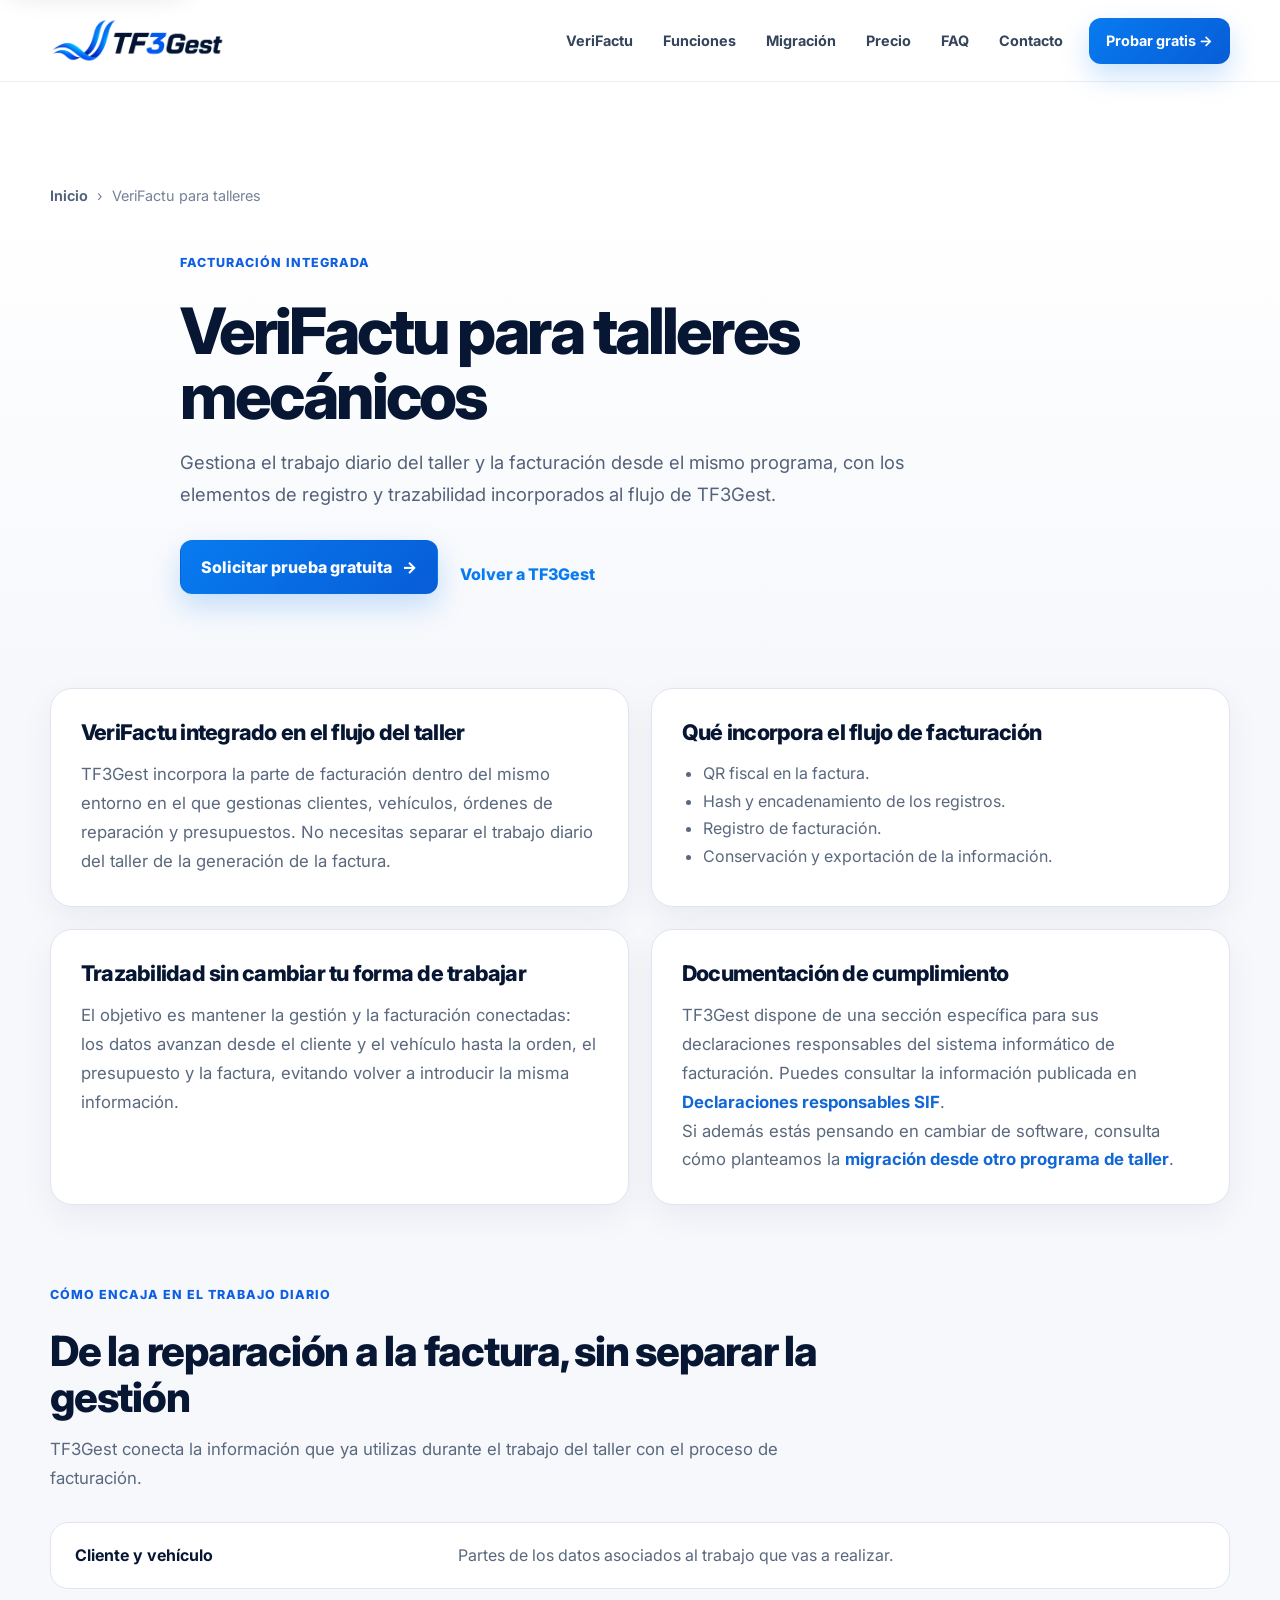
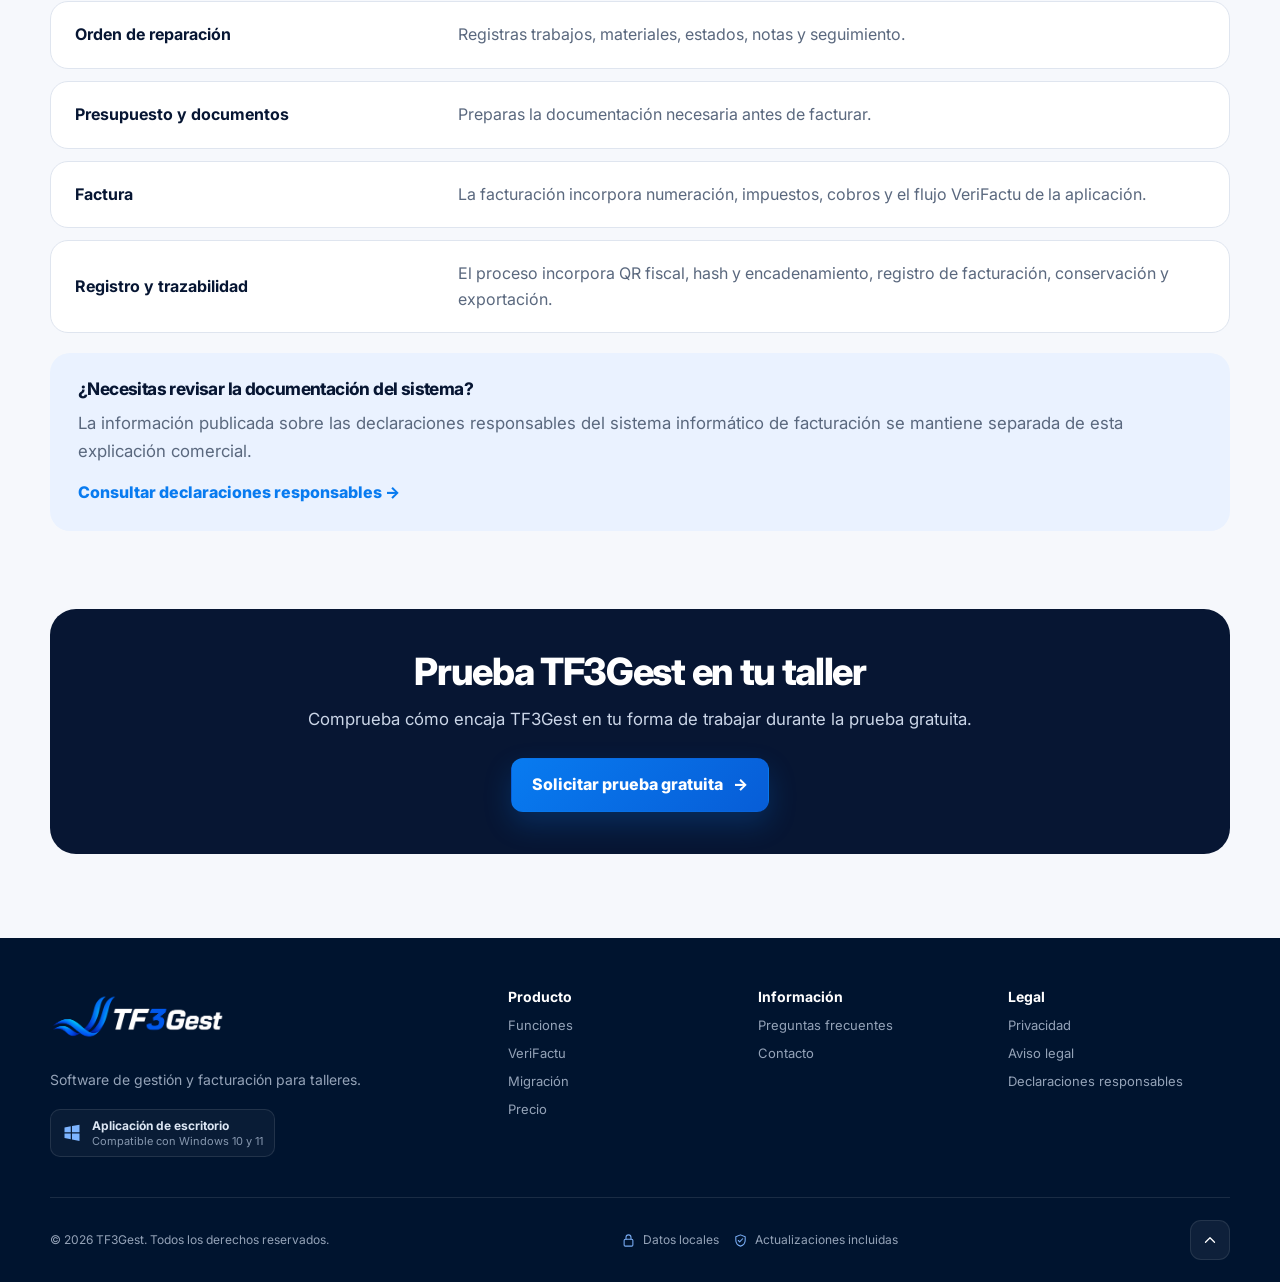
<file: verifactu-talleres.html>
<!DOCTYPE html>

<html lang="es">
<head>
<meta charset="utf-8"/>
<meta content="width=device-width, initial-scale=1" name="viewport"/>
<title>VeriFactu para talleres mecánicos | TF3Gest</title>
<meta content="Facturación VeriFactu para talleres mecánicos integrada en TF3Gest: QR fiscal, hash y encadenamiento, registros de facturación, conservación y exportación." name="description"/>
<meta content="index, follow, max-image-preview:large" name="robots"/>
<link href="https://tf3gest.com/verifactu-talleres.html" rel="canonical"/>
<link href="https://tf3gest.com/verifactu-talleres.html" hreflang="es-ES" rel="alternate"/>
<link href="https://tf3gest.com/verifactu-talleres.html" hreflang="x-default" rel="alternate"/>
<meta content="TF3Gest" name="application-name"/>
<meta content="#071633" name="theme-color"/>
<meta content="website" property="og:type"/>
<meta content="TF3Gest" property="og:site_name"/>
<meta content="es_ES" property="og:locale"/>
<meta content="https://tf3gest.com/verifactu-talleres.html" property="og:url"/>
<meta content="VeriFactu para talleres mecánicos | TF3Gest" property="og:title"/>
<meta content="Facturación VeriFactu para talleres mecánicos integrada en TF3Gest: QR fiscal, hash y encadenamiento, registros de facturación, conservación y exportación." property="og:description"/>
<meta content="https://tf3gest.com/images/tf3gest-social.png" property="og:image"/>
<meta content="https://tf3gest.com/images/tf3gest-social.png" property="og:image:secure_url"/>
<meta content="image/png" property="og:image:type"/>
<meta content="1200" property="og:image:width"/>
<meta content="630" property="og:image:height"/>
<meta content="TF3Gest, software de gestión para talleres mecánicos" property="og:image:alt"/>
<meta content="summary_large_image" name="twitter:card"/>
<meta content="VeriFactu para talleres mecánicos | TF3Gest" name="twitter:title"/>
<meta content="Facturación VeriFactu para talleres mecánicos integrada en TF3Gest: QR fiscal, hash y encadenamiento, registros de facturación, conservación y exportación." name="twitter:description"/>
<meta content="https://tf3gest.com/images/tf3gest-social.png" name="twitter:image"/>
<meta content="TF3Gest, software de gestión para talleres mecánicos" name="twitter:image:alt"/>


<link href="site.webmanifest" rel="manifest"/>

<link href="https://fonts.googleapis.com" rel="preconnect"/>
<link crossorigin="anonymous" href="https://fonts.gstatic.com" rel="preconnect"/>
<link href="https://tf3gest.com/apple-touch-icon.png" rel="apple-touch-icon" sizes="180x180"/><link href="https://tf3gest.com/favicon.ico" rel="icon" sizes="any"/><link href="https://tf3gest.com/favicon.png" rel="icon" sizes="48x48" type="image/png"/><link href="https://fonts.googleapis.com/css2?family=Inter:wght@400..800&amp;display=swap" rel="stylesheet"/>
<link href="plugins/font-awesome-4.7.0/css/font-awesome-tf3gest.min.css?v=20260828b" rel="stylesheet"/>
<link href="styles/design-system.css?v=3" rel="stylesheet"/>
<link href="styles/home.css?v=20260828g" rel="stylesheet"/>
<link href="styles/seo-pages.css?v=1" rel="stylesheet"/>
<link href="styles/brand-final.css?v=20260828g" rel="stylesheet"/>
<script type="application/ld+json">{"@context":"https://schema.org","@type":"WebPage","name":"VeriFactu para talleres mecánicos","url":"https://tf3gest.com/verifactu-talleres.html","description":"Facturación VeriFactu para talleres mecánicos integrada en TF3Gest: QR fiscal, hash y encadenamiento, registros de facturación, conservación y exportación.","inLanguage":"es-ES","isPartOf":{"@type":"WebSite","name":"TF3Gest","url":"https://tf3gest.com/"}}</script>
<script type="application/ld+json">{"@context":"https://schema.org","@type":"BreadcrumbList","itemListElement":[{"@type":"ListItem","position":1,"name":"Inicio","item":"https://tf3gest.com/"},{"@type":"ListItem","position":2,"name":"VeriFactu para talleres mecánicos","item":"https://tf3gest.com/verifactu-talleres.html"}]}</script></head>
<body>
<a class="nw-skip-link" href="#contenido-principal">Saltar al contenido</a>
<header class="header">
<div id="navbar_container"></div>
</header>
<main class="seo-page-main" id="contenido-principal">
<nav aria-label="Migas de pan" class="seo-breadcrumb"><div class="nw-shell"><a href="/">Inicio</a><span aria-hidden="true">›</span><span aria-current="page">VeriFactu para talleres</span></div></nav><section class="seo-page-hero"><div class="nw-shell"><span class="nw-section-kicker">Facturación integrada</span><h1>VeriFactu para talleres mecánicos</h1><p>Gestiona el trabajo diario del taller y la facturación desde el mismo programa, con los elementos de registro y trazabilidad incorporados al flujo de TF3Gest.</p><div class="seo-page-actions"><a class="nw-btn nw-btn--primary" href="contact.html?motivo=prueba">Solicitar prueba gratuita <span>→</span></a><a class="nw-inline-link" href="/">Volver a TF3Gest</a></div></div></section>
<div class="nw-shell seo-page-grid"><section class="seo-info-card"><h2>VeriFactu integrado en el flujo del taller</h2><p>TF3Gest incorpora la parte de facturación dentro del mismo entorno en el que gestionas clientes, vehículos, órdenes de reparación y presupuestos. No necesitas separar el trabajo diario del taller de la generación de la factura.</p></section><section class="seo-info-card"><h2>Qué incorpora el flujo de facturación</h2><ul><li>QR fiscal en la factura.</li><li>Hash y encadenamiento de los registros.</li><li>Registro de facturación.</li><li>Conservación y exportación de la información.</li></ul></section><section class="seo-info-card"><h2>Trazabilidad sin cambiar tu forma de trabajar</h2><p>El objetivo es mantener la gestión y la facturación conectadas: los datos avanzan desde el cliente y el vehículo hasta la orden, el presupuesto y la factura, evitando volver a introducir la misma información.</p></section><section class="seo-info-card"><h2>Documentación de cumplimiento</h2><p>TF3Gest dispone de una sección específica para sus declaraciones responsables del sistema informático de facturación. Puedes consultar la información publicada en <a href="declaracion-responsable.html">Declaraciones responsables SIF</a>.</p><p>Si además estás pensando en cambiar de software, consulta cómo planteamos la <a href="migracion-programa-taller.html">migración desde otro programa de taller</a>.</p></section></div>
<section class="seo-guide-section">
<div class="nw-shell">
<div class="seo-guide-heading">
<span class="nw-section-kicker">Cómo encaja en el trabajo diario</span>
<h2>De la reparación a la factura, sin separar la gestión</h2>
<p>TF3Gest conecta la información que ya utilizas durante el trabajo del taller con el proceso de facturación.</p>
</div>
<ol class="seo-process-list">
<li><strong>Cliente y vehículo</strong><span>Partes de los datos asociados al trabajo que vas a realizar.</span></li>
<li><strong>Orden de reparación</strong><span>Registras trabajos, materiales, estados, notas y seguimiento.</span></li>
<li><strong>Presupuesto y documentos</strong><span>Preparas la documentación necesaria antes de facturar.</span></li>
<li><strong>Factura</strong><span>La facturación incorpora numeración, impuestos, cobros y el flujo VeriFactu de la aplicación.</span></li>
<li><strong>Registro y trazabilidad</strong><span>El proceso incorpora QR fiscal, hash y encadenamiento, registro de facturación, conservación y exportación.</span></li>
</ol>
<div class="seo-guide-note">
<h3>¿Necesitas revisar la documentación del sistema?</h3>
<p>La información publicada sobre las declaraciones responsables del sistema informático de facturación se mantiene separada de esta explicación comercial.</p>
<a class="nw-inline-link" href="declaracion-responsable.html">Consultar declaraciones responsables →</a>
</div>
</div>
</section>
<section class="seo-page-cta"><div class="nw-shell"><div class="seo-page-cta__box"><h2>Prueba TF3Gest en tu taller</h2><p>Comprueba cómo encaja TF3Gest en tu forma de trabajar durante la prueba gratuita.</p><a class="nw-btn nw-btn--primary" href="contact.html?motivo=prueba">Solicitar prueba gratuita <span>→</span></a></div></div></section>
</main>
<footer class="nw-footer">
<div class="nw-footer__shell">
<div class="nw-footer__top">
<div class="nw-footer__brand">
<a aria-label="Volver al inicio" class="nw-footer__logo" href="/#inicio"><img alt="TF3Gest" class="nw-footer__logo-image" decoding="async" height="266" loading="lazy" src="images/tf3gest-logo-white.png" width="800"/></a>
<p>Software de gestión y facturación para talleres.</p>
<div class="nw-footer__platform">
<svg aria-hidden="true" class="nw-icon nw-icon--windows" height="20" viewbox="0 0 24 24" width="20"><path d="M3 5.5 10.5 4v7H3zM12 3.7 21 2v9h-9zM3 12.5h7.5v7L3 18zM12 12.5h9v9l-9-1.7z" fill="currentColor" stroke="none"></path></svg>
<span><strong>Aplicación de escritorio</strong><small>Compatible con Windows 10 y 11</small></span>
</div>
</div>
<div class="nw-footer__links">
<div class="nw-footer__column"><strong>Producto</strong><a href="/#features-section">Funciones</a><a href="verifactu-talleres.html">VeriFactu</a><a href="migracion-programa-taller.html">Migración</a><a href="/#pricing-section">Precio</a></div>
<div class="nw-footer__column"><strong>Información</strong><a href="/#faq-section">Preguntas frecuentes</a><a href="contact.html">Contacto</a></div>
<div class="nw-footer__column"><strong>Legal</strong><a href="privacidad.html">Privacidad</a><a href="aviso-legal.html">Aviso legal</a><a href="declaracion-responsable.html">Declaraciones responsables</a></div>
</div>
</div>
<div class="nw-footer__bottom">
<p>© <span data-current-year="">2026</span> TF3Gest. Todos los derechos reservados.</p>
<div class="nw-footer__badges">
<span><svg aria-hidden="true" class="nw-icon" height="20" viewbox="0 0 24 24" width="20"><rect height="11" rx="2" width="14" x="5" y="10"></rect><path d="M8 10V7a4 4 0 0 1 8 0v3"></path></svg> Datos locales</span>
<span><svg aria-hidden="true" class="nw-icon" height="20" viewbox="0 0 24 24" width="20"><path d="M12 3 4.5 6v5.5c0 4.8 3.1 8.1 7.5 9.5 4.4-1.4 7.5-4.7 7.5-9.5V6z"></path><path d="m8.5 12 2.2 2.2 4.8-5"></path></svg> Actualizaciones incluidas</span>
</div>
<a aria-label="Volver arriba" class="nw-footer__back" href="#top"><span class="nw-footer__back-text">Volver arriba</span><svg aria-hidden="true" class="nw-icon" height="20" viewbox="0 0 24 24" width="20"><path d="m6 15 6-6 6 6"></path></svg></a>
</div>
</div>
</footer>
<script src="js/navbar.js?v=20260828d"></script>
<script src="js/site-enhancements.js?v=3"></script>
</body></html>
</file>
<file: styles/design-system.css>
:root{
  --nw-primary:#1473f7;--nw-primary-dark:#0f5fe3;--nw-primary-soft:#eaf3ff;
  --nw-ink:#0f172a;--nw-text:#334155;--nw-muted:#64748b;--nw-line:#e2e8f0;
  --nw-bg:#ffffff;--nw-bg-soft:#f8fafc;--nw-success:#16a34a;--nw-warning:#f59e0b;--nw-danger:#dc2626;
  --nw-radius-sm:14px;--nw-radius:20px;--nw-radius-lg:24px;
  --nw-shadow:0 8px 24px rgba(15,23,42,.08);--nw-shadow-hover:0 12px 40px rgba(15,23,42,.12);
  --nw-ease:cubic-bezier(.2,.8,.2,1);--nw-speed:180ms;
  --nw-s1:4px;--nw-s2:8px;--nw-s3:16px;--nw-s4:24px;--nw-s5:32px;--nw-s6:48px;--nw-s7:64px;
  --nw-shell:1180px;
}
*,*::before,*::after{box-sizing:border-box}
html{scroll-behavior:smooth;scroll-padding-top:88px}
body{margin:0;background:var(--nw-bg);color:var(--nw-text);font-family: "Inter", -apple-system, BlinkMacSystemFont, "Segoe UI", sans-serif;line-height:1.6;overflow-x:hidden}
body.menu-open{overflow:hidden}
img{max-width:100%;height:auto}
a{color:inherit;text-decoration:none}
button,input,select,textarea{font:inherit}
button{cursor:pointer}
::selection{background:#cfe3ff;color:var(--nw-ink)}
.nw-shell{width:min(var(--nw-shell),calc(100% - 48px));margin-inline:auto}
.nw-skip-link{position:fixed;left:16px;top:-80px;z-index:9999;padding:10px 16px;border-radius:12px;background:var(--nw-ink);color:#fff;font-weight:700;transition:top var(--nw-speed) var(--nw-ease)}
.nw-skip-link:focus{top:16px}
.nw-anchor-target{display:block;position:relative;top:-88px;visibility:hidden}
.nw-section-kicker,.nw-kicker,.nw-download-kicker,.nw-verifactu-eyebrow{display:inline-flex;align-items:center;gap:8px;font-size:.78rem;line-height:1;font-weight:800;letter-spacing:.08em;text-transform:uppercase}
.nw-section-kicker,.nw-kicker{color:var(--nw-primary-dark)}
h1,h2,h3,h4{margin:0;color:var(--nw-ink);line-height:1.12;letter-spacing:-.035em}
h1{font-size:clamp(2.65rem,5.2vw,5.25rem);font-weight:800}
h2{font-size:clamp(2rem,3.6vw,3.6rem);font-weight:800}
h3{font-size:clamp(1.25rem,2vw,1.8rem);font-weight:750}
p{margin:0}
.nw-btn{display:inline-flex;min-height:48px;align-items:center;justify-content:center;gap:10px;padding:12px 20px;border:1px solid transparent;border-radius:var(--nw-radius-sm);font-weight:700;line-height:1.2;transition:transform var(--nw-speed) var(--nw-ease),box-shadow var(--nw-speed) var(--nw-ease),background var(--nw-speed) var(--nw-ease),border-color var(--nw-speed) var(--nw-ease)}
.nw-btn:hover{transform:translateY(-2px)}
.nw-btn:focus-visible{outline:3px solid rgba(20,115,247,.25);outline-offset:3px}
.nw-btn--primary{background:var(--nw-primary);color:#fff;box-shadow:0 8px 20px rgba(20,115,247,.24)}
.nw-btn--primary:hover{background:var(--nw-primary-dark);box-shadow:0 12px 28px rgba(20,115,247,.3);color:#fff}
.nw-btn--secondary{background:#fff;color:var(--nw-ink);border-color:var(--nw-line)}
.nw-btn--secondary:hover{border-color:#b8c8dd;box-shadow:var(--nw-shadow);color:var(--nw-ink)}
.nw-btn--light{background:#fff;color:var(--nw-primary-dark);box-shadow:var(--nw-shadow)}
.nw-btn--light:hover{color:var(--nw-primary-dark);box-shadow:var(--nw-shadow-hover)}
.nw-reveal{opacity:1;transform:none}
@media(max-width:760px){.nw-shell{width:min(var(--nw-shell),calc(100% - 32px))}h1{font-size:clamp(2.35rem,12vw,3.4rem)}h2{font-size:clamp(1.85rem,8vw,2.55rem)}}
@media(prefers-reduced-motion:reduce){html{scroll-behavior:auto}*,*::before,*::after{animation-duration:.01ms;animation-iteration-count:1;transition-duration:.01ms}}

/* Accessibility and shared utilities */
:focus-visible{outline:3px solid rgba(20,115,247,.32);outline-offset:3px}
[hidden]{display:none}
.sr-only{position:absolute;width:1px;height:1px;padding:0;margin:-1px;overflow:hidden;clip:rect(0,0,0,0);white-space:nowrap;border:0}
.footer{background:#071326;color:#d8e2f0}
.nw-shared-footer__inner{min-height:150px;padding-block:34px;display:grid;grid-template-columns:1fr auto;gap:24px;align-items:center}
.nw-shared-footer__brand a{display:inline-flex;align-items:center;gap:10px;color:#fff}.nw-shared-footer__brand img{width:48px;height:34px;object-fit:contain}.nw-shared-footer__brand p,.nw-shared-footer__copyright{margin-top:8px;color:#91a2ba;font-size:.84rem}.nw-shared-footer__links{display:flex;flex-wrap:wrap;justify-content:flex-end;gap:8px 18px}.nw-shared-footer__links a{color:#c4d0df;font-size:.88rem;font-weight:650}.nw-shared-footer__links a:hover{color:#fff}.nw-shared-footer__copyright{grid-column:1/-1;margin:0;padding-top:20px;border-top:1px solid rgba(255,255,255,.1)}
@media(max-width:760px){.nw-shared-footer__inner{grid-template-columns:1fr}.nw-shared-footer__links{justify-content:flex-start}.nw-shared-footer__copyright{grid-column:auto}}

button,input,textarea,select,optgroup{font-family:"Inter", -apple-system, BlinkMacSystemFont, "Segoe UI", sans-serif;}
</file>
<file: styles/home.css>
/* Header */
.header{position:fixed;inset:0 0 auto;z-index:1000;height:76px;background:rgba(255,255,255,.88);border-bottom:1px solid rgba(226,232,240,.7);backdrop-filter:blur(18px);transition:box-shadow var(--nw-speed) var(--nw-ease),background var(--nw-speed) var(--nw-ease)}
.header.is-scrolled{background:rgba(255,255,255,.96);box-shadow:0 8px 30px rgba(15,23,42,.07)}
#navbar_container{height:100%}.nw-nav__inner{width:min(var(--nw-shell),calc(100% - 48px));height:100%;margin:auto;display:flex;align-items:center;justify-content:space-between;gap:24px}
.nw-brand{display:flex;align-items:center;gap:12px;min-width:max-content}.nw-brand img{width:68px;height:48px;object-fit:contain}
.nw-main-nav{display:flex;align-items:center;gap:6px}.nw-main-nav>a{position:relative;padding:10px 12px;border-radius:12px;color:#475569;font-size:.9rem;font-weight:700;transition:background var(--nw-speed),color var(--nw-speed)}.nw-main-nav>a:hover,.nw-main-nav>a.is-active{background:var(--nw-bg-soft);color:var(--nw-ink)}.nw-main-nav>a.is-active::after{content:"";position:absolute;left:12px;right:12px;bottom:4px;height:2px;border-radius:2px;background:var(--nw-primary)}.nw-main-nav .nw-nav-cta{margin-left:8px;padding:11px 17px;background:var(--nw-primary);color:#fff;box-shadow:0 8px 18px rgba(20,115,247,.2)}.nw-main-nav .nw-nav-cta:hover{background:var(--nw-primary-dark);color:#fff}.nw-main-nav .nw-nav-cta::after{display:none}
.nw-menu-toggle{display:none;width:44px;height:44px;border:1px solid var(--nw-line);border-radius:14px;background:#fff;align-items:center;justify-content:center;flex-direction:column;gap:5px}.nw-menu-toggle span{width:19px;height:2px;background:var(--nw-ink);border-radius:2px;transition:transform var(--nw-speed),opacity var(--nw-speed)}.nw-menu-toggle.is-open span:nth-child(1){transform:translateY(7px) rotate(45deg)}.nw-menu-toggle.is-open span:nth-child(2){opacity:0}.nw-menu-toggle.is-open span:nth-child(3){transform:translateY(-7px) rotate(-45deg)}
/* Common sections */
main{padding-top:76px},.nw-features-section,.nw-ideal-section,.nw-included-section,.nw-tour-section,.nw-onboarding-section,.nw-support-section,.nw-pricing-section,.nw-faq-section,.nw-download-section{padding:72px 0},.nw-features-heading,.nw-included-heading,.nw-pricing-heading,.nw-faq-heading,.nw-section-heading{max-width:760px;margin:0 auto 40px;text-align:center} p,.nw-features-heading p,.nw-included-heading p,.nw-pricing-heading p,.nw-faq-heading p,.nw-section-heading p{margin-top:16px;color:var(--nw-muted);font-size:1.05rem} .nw-section-kicker,.nw-features-heading .nw-section-kicker,.nw-included-heading .nw-section-kicker,.nw-pricing-heading .nw-section-kicker,.nw-faq-heading .nw-section-kicker,.nw-section-heading .nw-section-kicker{margin-bottom:14px}
/* Hero */
.nw-hero{position:relative;overflow:hidden;padding:84px 0 64px;background:radial-gradient(circle at 85% 15%,rgba(20,115,247,.14),transparent 36%),linear-gradient(180deg,#fff 0%,#f8fbff 100%)}.nw-hero::before{content:"";position:absolute;width:620px;height:620px;border-radius:50%;right:-260px;top:-280px;border:1px solid rgba(20,115,247,.12)}.nw-hero__grid{display:grid;grid-template-columns:minmax(0,.95fr) minmax(480px,1.05fr);align-items:center;gap:56px}.nw-hero__copy{position:relative;z-index:2}.nw-kicker{padding:9px 12px;border:1px solid #cfe3ff;border-radius:999px;background:#f3f8ff}.nw-hero h1{margin-top:20px}.nw-hero h1 span{display:block;color:var(--nw-primary)}.nw-hero__lead{max-width:650px;margin-top:22px;color:#526174;font-size:clamp(1.05rem,1.5vw,1.22rem)}.nw-hero__actions{display:flex;flex-wrap:wrap;gap:12px;margin-top:30px}.nw-trust{display:grid;grid-template-columns:repeat(2,minmax(0,1fr));gap:12px 18px;margin-top:28px;max-width:560px}.nw-trust span{display:flex;align-items:center;gap:10px;color:#42526a;font-size:.93rem;font-weight:700}.nw-trust i{display:grid;place-items:center;width:22px;height:22px;border-radius:50%;background:#e8f2ff;color:var(--nw-primary);font-size:.7rem}
.nw-hero__visual{position:relative;z-index:1}.nw-app-preview{overflow:hidden;border:1px solid #dce6f2;border-radius:24px;background:#fff;box-shadow:0 28px 70px rgba(15,23,42,.14);transform:perspective(1200px) rotateY(-2deg)}.nw-app-preview__topbar{height:58px;padding:0 18px;display:grid;grid-template-columns:1fr auto 1fr;align-items:center;border-bottom:1px solid var(--nw-line);background:#fbfdff}.nw-app-preview__brand{display:flex;align-items:center;gap:9px;color:var(--nw-ink);font-size:.82rem}.nw-app-preview__brand img{width:30px;height:24px;object-fit:contain}.nw-app-preview__topbar>span{color:var(--nw-muted);font-size:.8rem;font-weight:700}.nw-app-preview__status{justify-self:end;color:var(--nw-success);font-size:.76rem;font-weight:800}.nw-app-preview__body{display:grid;grid-template-columns:62px 1fr;min-height:410px}.nw-app-preview__sidebar{padding:16px 10px;display:flex;flex-direction:column;align-items:center;gap:10px;background:#0f172a}.nw-app-preview__sidebar span{display:grid;place-items:center;width:40px;height:40px;border-radius:12px;color:#91a0b7}.nw-app-preview__sidebar span.is-active{background:var(--nw-primary);color:#fff}.nw-app-preview__content{padding:22px}.nw-app-preview__heading{display:flex;align-items:flex-end;justify-content:space-between}.nw-app-preview__heading small{display:block;color:var(--nw-muted);font-size:.72rem}.nw-app-preview__heading strong{display:block;margin-top:2px;color:var(--nw-ink);font-size:1.15rem}.nw-status-pill{padding:6px 10px;border-radius:999px;background:#eaf7ed;color:#15803d;font-size:.72rem;font-weight:800}.nw-app-preview__cards{display:grid;grid-template-columns:repeat(3,1fr);gap:12px;margin-top:18px}.nw-app-preview__cards article{padding:14px;border:1px solid var(--nw-line);border-radius:14px;background:#fff}.nw-app-preview__cards small,.nw-app-preview__cards span{display:block;color:var(--nw-muted);font-size:.68rem}.nw-app-preview__cards strong{display:block;margin:3px 0;color:var(--nw-ink);font-size:.85rem}.nw-app-preview__table{margin-top:16px;border:1px solid var(--nw-line);border-radius:14px;overflow:hidden}.nw-app-preview__table>div{display:grid;grid-template-columns:1.5fr 1fr .55fr;gap:12px;padding:11px 13px;border-top:1px solid var(--nw-line);font-size:.72rem}.nw-app-preview__table>div:first-child{border-top:0}.nw-app-preview__table-head{background:var(--nw-bg-soft);color:var(--nw-muted);font-weight:800}.nw-dot{display:inline-block;width:7px;height:7px;margin-right:6px;border-radius:50%;background:var(--nw-primary)}.nw-dot--green{background:var(--nw-success)}.nw-dot--gray{background:#94a3b8}.nw-app-preview__footer{display:flex;align-items:center;justify-content:space-between;margin-top:16px;color:var(--nw-muted);font-size:.72rem}.nw-app-preview__footer button{border:0;border-radius:11px;background:var(--nw-primary);color:#fff;padding:9px 13px;font-weight:750}
/* proof */
.nw-proof-strip{border-block:1px solid var(--nw-line);background:#fff}.nw-proof-strip__grid{min-height:78px;display:grid;grid-template-columns:repeat(4,1fr);align-items:center}.nw-proof-strip span{display:flex;align-items:center;justify-content:center;gap:9px;padding:16px;color:#435269;font-size:.88rem;font-weight:750}.nw-proof-strip i{color:var(--nw-primary)}
/* Verifactu */
.nw-verifactu-section{padding:72px 0;background:#0b1730}.nw-verifactu-panel{display:grid;grid-template-columns:1fr .9fr;align-items:center;gap:64px}.nw-verifactu-copy h2{margin-top:16px;color:#fff}.nw-verifactu-copy>p{margin-top:20px;color:#b9c7dc;font-size:1.05rem}.nw-verifactu-eyebrow{color:#86b9ff}.nw-verifactu-checks{display:grid;grid-template-columns:repeat(2,minmax(0,1fr));gap:12px;margin-top:26px}.nw-verifactu-checks span{display:flex;align-items:center;gap:10px;color:#eef5ff;font-size:.9rem;font-weight:650}.nw-verifactu-checks i{display:grid;place-items:center;width:22px;height:22px;border-radius:50%;background:rgba(20,115,247,.2);color:#73adff;font-size:.7rem}.nw-verifactu-actions{display:flex;align-items:center;flex-wrap:wrap;gap:18px;margin-top:30px}.nw-verifactu-actions small{color:#9fb1ca}.nw-verifactu-visual{position:relative;min-height:390px;display:grid;place-items:center}.nw-verifactu-glow{position:absolute;width:380px;height:380px;border-radius:50%;background:rgba(20,115,247,.22);filter:blur(60px)}.nw-verifactu-window{position:relative;width:min(100%,430px);border:1px solid rgba(255,255,255,.18);border-radius:22px;background:#fff;box-shadow:0 30px 80px rgba(0,0,0,.3);overflow:hidden}.nw-verifactu-window__bar{display:flex;justify-content:space-between;gap:16px;padding:15px 18px;background:#f8fafc;border-bottom:1px solid var(--nw-line);color:var(--nw-ink);font-size:.8rem}.nw-verifactu-window__bar strong{color:var(--nw-success)}.nw-verifactu-window__body{padding:22px}.nw-vf-row{display:flex;justify-content:space-between;padding:9px 0;border-bottom:1px solid var(--nw-line);font-size:.85rem}.nw-vf-row span{color:var(--nw-muted)}.nw-vf-ok{color:var(--nw-success)}.nw-vf-code{display:flex;align-items:center;gap:16px;margin-top:20px;padding:18px;border-radius:16px;background:var(--nw-primary-soft)}.nw-vf-code>i{font-size:3.2rem;color:var(--nw-ink)}.nw-vf-code small,.nw-vf-code strong{display:block}.nw-vf-code small{color:var(--nw-muted)}.nw-vf-chain{display:grid;grid-template-columns:auto 1fr auto 1fr auto;align-items:center;margin-top:22px}.nw-vf-chain span{display:grid;place-items:center;width:26px;height:26px;border-radius:50%;background:#dcfce7;color:var(--nw-success)}.nw-vf-chain b{height:2px;background:#bbf7d0}.nw-vf-statuses{display:grid;grid-template-columns:repeat(3,1fr);gap:8px;margin-top:8px;color:var(--nw-muted);font-size:.65rem;text-align:center}.nw-verifactu-seal{position:absolute;right:0;bottom:16px;display:flex;align-items:center;gap:10px;padding:12px 15px;border-radius:16px;background:#fff;box-shadow:var(--nw-shadow)}.nw-verifactu-seal>i{font-size:1.4rem;color:var(--nw-primary)}.nw-verifactu-seal strong,.nw-verifactu-seal small{display:block}.nw-verifactu-seal strong{color:var(--nw-ink);font-size:.8rem}.nw-verifactu-seal small{color:var(--nw-muted);font-size:.68rem}
/* Feature grids and general cards */
.nw-features-section,.nw-included-section,.nw-faq-section{background:var(--nw-bg-soft)}.nw-features-grid{display:grid;grid-template-columns:repeat(4,1fr);gap:18px}.nw-feature-card{padding:24px;border:1px solid var(--nw-line);border-radius:var(--nw-radius);background:#fff;transition:transform var(--nw-speed),box-shadow var(--nw-speed),border-color var(--nw-speed)}.nw-feature-card:hover{transform:translateY(-4px);border-color:#c8d9ef;box-shadow:var(--nw-shadow)}.nw-feature-card__icon{display:grid;place-items:center;width:44px;height:44px;border-radius:14px;background:var(--nw-primary-soft);color:var(--nw-primary);font-size:1.1rem}.nw-feature-card h3{margin-top:18px;font-size:1.1rem}.nw-feature-card p{margin-top:10px;color:var(--nw-muted);font-size:.9rem}
/* pricing */
.nw-pricing-section{background:#fff}.nw-plan-showcase{display:grid;grid-template-columns:.85fr 1.15fr;overflow:hidden;border-radius:28px;background:#0f172a;box-shadow:0 28px 70px rgba(15,23,42,.18)}.nw-plan-summary{padding:46px;color:#fff}.nw-price-badge{display:inline-flex;padding:7px 10px;border-radius:999px;background:rgba(255,255,255,.12);font-size:.75rem;font-weight:800}.nw-plan-summary h3{margin-top:20px;color:#fff;font-size:2rem}.nw-plan-summary>p{margin-top:14px;color:#b9c7dc}.nw-price{display:flex;align-items:baseline;gap:8px;margin-top:26px}.nw-price strong{font-size:3.6rem;line-height:1;color:#fff}.nw-price span{color:#b9c7dc}.nw-price-plain{font-size:.82rem}.nw-plan-summary .nw-btn{margin-top:24px}.nw-plan-summary>small{display:block;margin-top:13px;color:#b9c7dc}.nw-pricing-footnote{max-width:800px;margin:20px auto 0;text-align:center;color:var(--nw-muted);font-size:.85rem}
/* FAQ */
.nw-faq-layout{display:grid;grid-template-columns:1.3fr .7fr;gap:28px;align-items:start}.nw-faq-list{display:grid;gap:10px}.nw-faq-item{border:1px solid var(--nw-line);border-radius:16px;background:#fff;overflow:hidden}.nw-faq-item summary{display:flex;align-items:center;justify-content:space-between;gap:16px;padding:18px 20px;color:var(--nw-ink);font-weight:700;cursor:pointer;list-style:none}.nw-faq-item summary::-webkit-details-marker{display:none}.nw-faq-item summary i{color:var(--nw-primary);transition:transform var(--nw-speed)}.nw-faq-item[open] summary i{transform:rotate(45deg)}.nw-faq-answer{padding:0 20px 18px;color:var(--nw-muted);font-size:.92rem}.nw-faq-card{position:sticky;top:100px;padding:28px;border-radius:var(--nw-radius-lg);background:#0f172a;color:#fff}.nw-faq-card__icon{display:grid;place-items:center;width:48px;height:48px;border-radius:15px;background:rgba(20,115,247,.18);color:#7bb2ff}.nw-faq-card__eyebrow{display:block;margin-top:18px;color:#93bff9;font-size:.75rem;font-weight:800;text-transform:uppercase;letter-spacing:.06em}.nw-faq-card h3{margin-top:10px;color:#fff}.nw-faq-card p{margin-top:12px;color:#b9c7dc}.nw-faq-card .nw-btn{margin-top:22px}.nw-faq-card small{display:block;margin-top:12px;color:#b9c7dc}
/* form */
.nw-download-section{background:linear-gradient(145deg,#0b1730,#12284e)}.nw-download-panel{display:grid;grid-template-columns:.85fr 1.15fr;gap:54px;align-items:start}.nw-download-copy{padding-top:18px;color:#fff}.nw-download-kicker{color:#85b9ff}.nw-download-copy h2{margin-top:16px;color:#fff}.nw-download-copy>p{margin-top:18px;color:#bdc9dc;font-size:1.02rem}.nw-download-benefits{display:grid;gap:11px;margin-top:24px}.nw-download-benefits span{display:flex;gap:10px;color:#f5f9ff;font-weight:650}.nw-download-benefits i{color:#72b2ff}.nw-download-form-card{padding:30px;border-radius:24px;background:#fff;box-shadow:0 28px 70px rgba(0,0,0,.24)}.nw-download-form-heading{display:flex;align-items:center;gap:13px;margin-bottom:22px}.nw-download-form-icon{display:grid;flex:0 0 46px;place-items:center;width:46px;height:46px;border-radius:14px;background:var(--nw-primary-soft);color:var(--nw-primary);line-height:1}.nw-download-form-icon i{display:block;width:1em;height:1em;line-height:1;text-align:center}.nw-download-form-heading strong,.nw-download-form-heading span{display:block}.nw-download-form-heading strong{color:var(--nw-ink)}.nw-download-form-heading span{color:var(--nw-muted);font-size:.84rem}.nw-form-grid{display:grid;grid-template-columns:repeat(2,1fr);gap:14px}.nw-form-field label{display:block;margin-bottom:6px;color:#334155;font-size:.78rem;font-weight:750}.nw-form-field input,.nw-form-field select,.nw-form-field textarea{width:100%;border:1px solid var(--nw-line);border-radius:14px;background:#fff;padding:11px 13px;color:var(--nw-ink);outline:0;transition:border-color var(--nw-speed),box-shadow var(--nw-speed)}.nw-form-field textarea{min-height:94px;resize:vertical}.nw-form-field input:focus,.nw-form-field select:focus,.nw-form-field textarea:focus{border-color:var(--nw-primary);box-shadow:0 0 0 4px rgba(20,115,247,.12)}.nw-billing-note,.nw-download-privacy{color:var(--nw-muted);font-size:.76rem}.nw-consent{display:flex;gap:10px;margin-top:16px;color:var(--nw-muted);font-size:.76rem}.nw-download-form button[type=submit]{width:100%;margin-top:18px;border:0}
/* Footer */
.nw-page-progress{position:fixed;z-index:1100;top:0;left:0;height:3px;width:0;background:var(--nw-primary)}.nw-back-to-top{position:fixed;right:18px;bottom:18px;z-index:900;display:grid;place-items:center;width:44px;height:44px;border:0;border-radius:14px;background:var(--nw-ink);color:#fff;box-shadow:var(--nw-shadow);opacity:0;pointer-events:none;transform:translateY(8px);transition:all var(--nw-speed)}.nw-back-to-top.is-visible{opacity:1;pointer-events:auto;transform:none}
/* responsive */
@media(max-width:1040px){.nw-main-nav>a{padding-inline:9px;font-size:.84rem}.nw-hero__grid{grid-template-columns:1fr;gap:42px}.nw-hero__copy{max-width:780px}.nw-hero__visual{max-width:760px}.nw-verifactu-panel{grid-template-columns:1fr;gap:36px}.nw-verifactu-visual{min-height:360px}.nw-features-grid{grid-template-columns:repeat(2,1fr)}.nw-plan-showcase{grid-template-columns:1fr}.nw-faq-layout{grid-template-columns:1fr}.nw-faq-card{position:static}.nw-download-panel{grid-template-columns:1fr}.nw-download-copy{max-width:760px}}
@media(max-width:900px){.nw-menu-toggle{display:flex}.nw-main-nav{position:fixed;left:16px;right:16px;top:86px;display:grid;gap:5px;padding:12px;border:1px solid var(--nw-line);border-radius:20px;background:#fff;box-shadow:0 24px 60px rgba(15,23,42,.18);opacity:0;visibility:hidden;transform:translateY(-10px);transition:all var(--nw-speed) var(--nw-ease)}.nw-main-nav.is-open{opacity:1;visibility:visible;transform:none}.nw-main-nav>a{padding:13px 14px}.nw-main-nav .nw-nav-cta{margin:4px 0 0;text-align:center}.nw-proof-strip__grid{grid-template-columns:repeat(2,1fr)}.nw-proof-strip span{justify-content:flex-start}}
@media(max-width:680px){.header{height:68px}.nw-nav__inner{width:calc(100% - 32px)}.nw-brand img{width:58px;height:42px}main{padding-top:68px}.nw-hero{padding:58px 0 46px}.nw-hero__actions{display:grid}.nw-btn{width:100%}.nw-trust{grid-template-columns:1fr}.nw-app-preview{transform:none;border-radius:18px}.nw-app-preview__topbar{grid-template-columns:1fr auto}.nw-app-preview__topbar>span{display:none}.nw-app-preview__body{grid-template-columns:48px 1fr;min-height:360px}.nw-app-preview__sidebar{padding-inline:6px}.nw-app-preview__sidebar span{width:34px;height:34px}.nw-app-preview__content{padding:14px}.nw-app-preview__cards{grid-template-columns:1fr}.nw-app-preview__cards article:nth-child(n/**/+2){display:none}.nw-app-preview__table>div{grid-template-columns:1.5fr .8fr}.nw-app-preview__table>div>*:last-child{display:none}.nw-app-preview__footer span{display:none}.nw-proof-strip__grid{grid-template-columns:1fr}.nw-proof-strip span{padding:12px 0}.nw-verifactu-section,.nw-features-section,.nw-ideal-section,.nw-included-section,.nw-tour-section,.nw-onboarding-section,.nw-support-section,.nw-pricing-section,.nw-faq-section,.nw-download-section{padding:52px 0}.nw-verifactu-checks{grid-template-columns:1fr}.nw-verifactu-seal{position:relative;right:auto;bottom:auto;margin-top:14px}.nw-features-grid,.nw-included-grid,.nw-tour-grid,.nw-onboarding-grid,.nw-support-grid,.nw-plan-features{grid-template-columns:1fr}.nw-plan-summary{padding:30px}.nw-price strong{font-size:3rem}.nw-form-grid{grid-template-columns:1fr}.nw-download-form-card{padding:22px}.nw-verifactu-window__bar{font-size:.7rem}.nw-vf-statuses{font-size:.58rem}}


/* v2 — revisión integral de composición y componentes */
.nw-hero{padding:64px 0 52px}.nw-hero__grid{gap:40px}.nw-hero__lead{margin-top:16px}.nw-hero__actions{margin-top:24px}.nw-trust{margin-top:22px}
.nw-features-grid{grid-template-columns:repeat(3,minmax(0,1fr));gap:20px}.nw-feature-card{min-height:280px;display:flex;flex-direction:column}




.nw-download-input-group{position:relative}.nw-download-input-group>i{position:absolute;left:14px;top:50%;z-index:2;display:grid;place-items:center;width:16px;height:16px;line-height:1;transform:translateY(-50%);color:#64748b;pointer-events:none}.nw-download-input-group input,.nw-download-input-group select,.nw-download-input-group textarea{padding-left:42px}.nw-form-honeypot{position:absolute;left:-10000px;width:1px;height:1px;overflow:hidden;opacity:0}.nw-download-form button[type=submit]{display:flex;align-items:center;justify-content:center;gap:10px;min-height:52px;padding:13px 20px;border-radius:14px;background:var(--nw-primary);color:#fff;font-weight:800;box-shadow:0 8px 20px rgba(20,115,247,.24)}.nw-download-form button[type=submit]:hover{background:var(--nw-primary-dark)}
.nw-back-to-top{font-size:0}.nw-back-to-top i{font-size:1rem}
.nw-verifactu-section,.nw-features-section,.nw-ideal-section,.nw-included-section,.nw-tour-section,.nw-onboarding-section,.nw-support-section,.nw-pricing-section,.nw-faq-section,.nw-download-section{padding:68px 0}
@media(max-width:1050px){.nw-features-grid{grid-template-columns:repeat(2,minmax(0,1fr))}}
@media(max-width:760px){.nw-hero{padding:48px 0 40px}.nw-features-grid,.nw-included-grid,.nw-tour-grid,.nw-onboarding-grid{grid-template-columns:1fr}.nw-feature-card,.nw-onboarding-card{min-height:auto}.nw-verifactu-section,.nw-features-section,.nw-ideal-section,.nw-included-section,.nw-tour-section,.nw-onboarding-section,.nw-support-section,.nw-pricing-section,.nw-faq-section,.nw-download-section{padding:48px 0}}

/* Landing v3: contenido real del producto */

.nw-workflow-section,.nw-automation-section,.nw-security-section,.nw-migration-section{padding:88px 0}


.nw-workflow-grid article,.nw-automation-grid article,.nw-security-cards article{position:relative;padding:26px;border:1px solid var(--nw-line);border-radius:20px;background:#fff;box-shadow:0 10px 35px rgba(15,23,42,.05)}




.nw-migration-section{background:#0b1730;color:#fff}.nw-migration-panel{display:grid;grid-template-columns:1fr auto;align-items:center;gap:56px}.nw-migration-panel h2{margin-top:14px;color:#fff}.nw-migration-panel p{max-width:760px;margin-top:18px;color:#b9c7dc}.nw-migration-panel ul{display:grid;grid-template-columns:repeat(2,minmax(0,1fr));gap:10px 22px;margin:24px 0 16px}.nw-migration-panel li{display:flex;gap:10px;color:#eff6ff;font-weight:650}.nw-migration-panel li i{color:#69a7ff}.nw-migration-panel small{color:#9fb1ca}
.nw-security-section{background:#f7faff}.nw-security-grid{display:grid;grid-template-columns:.75fr 1.25fr;gap:58px;align-items:center}.nw-security-grid>div:first-child p{margin-top:18px;color:var(--nw-muted)}.nw-security-cards{display:grid;grid-template-columns:repeat(2,1fr);gap:16px}.nw-security-cards article{display:grid;grid-template-columns:auto 1fr;gap:4px 14px}.nw-security-cards i{grid-row:1/3;display:grid;place-items:center;width:42px;height:42px;border-radius:13px;background:var(--nw-primary-soft);color:var(--nw-primary)}.nw-security-cards strong{color:var(--nw-ink)}.nw-security-cards span{color:var(--nw-muted);font-size:.85rem}
@media(max-width:1100px){}
@media(max-width:760px){.nw-workflow-section,.nw-automation-section,.nw-security-section,.nw-migration-section{padding:64px 0}.nw-features-grid--expanded,.nw-workflow-grid,.nw-automation-grid,.nw-security-cards{grid-template-columns:1fr}.nw-migration-panel,.nw-security-grid{grid-template-columns:1fr}.nw-migration-panel ul{grid-template-columns:1fr}.nw-migration-panel .nw-btn{width:100%;justify-content:center}}
@media(max-width:900px){}@media(max-width:560px){}

/* Formulario de alta: mayor jerarquía visual y iconos SVG consistentes */
.nw-download-form-card{
  position:relative;
  overflow:hidden;
  border:1px solid rgba(148,163,184,.22);
  background:
    radial-gradient(circle at 100% 0,rgba(20,115,247,.10),transparent 32%),
    linear-gradient(180deg,#fff 0%,#fbfdff 100%);
}
.nw-download-form-card::before{
  content:"";
  position:absolute;
  inset:0 0 auto;
  height:5px;
  background:linear-gradient(90deg,#1473f7,#55a2ff 52%,#8bc7ff);
}
.nw-download-form-heading{
  margin:-4px -4px 24px;
  padding:4px 4px 20px;
  border-bottom:1px solid #e7edf6;
}
.nw-download-form-icon{
  width:52px;
  height:52px;
  flex-basis:52px;
  border:1px solid rgba(20,115,247,.16);
  background:linear-gradient(145deg,#edf5ff,#dfeeff);
  box-shadow:inset 0 1px 0 rgba(255,255,255,.9),0 8px 20px rgba(20,115,247,.10);
}
.nw-download-form-icon svg{
  width:21px;
  height:21px;
  fill:none;
  stroke:currentColor;
  stroke-width:1.8;
  stroke-linecap:round;
  stroke-linejoin:round;
}
.nw-download-form-heading strong{font-size:1.03rem;letter-spacing:-.01em}
.nw-download-form-heading span{margin-top:3px;line-height:1.45}








.nw-form-grid{
  padding:18px;
  border:1px solid #e4ebf5;
  border-radius:18px;
  background:#fff;
}


.nw-form-field input,.nw-form-field select,.nw-form-field textarea{
  min-height:46px;
  border-color:#d7e1ee;
  background:#fbfdff;
  box-shadow:inset 0 1px 2px rgba(15,23,42,.02);
}
.nw-form-field input:hover,.nw-form-field select:hover,.nw-form-field textarea:hover{border-color:#b8c9dd}
.nw-download-input-group>i{display:none}
.nw-download-input-group>.nw-field-icon{
  position:absolute;
  left:14px;
  top:50%;
  z-index:2;
  width:17px;
  height:17px;
  transform:translateY(-50%);
  fill:none;
  stroke:#64748b;
  stroke-width:1.7;
  stroke-linecap:round;
  stroke-linejoin:round;
  pointer-events:none;
}
.nw-consent{
  padding:13px 14px;
  border-radius:13px;
  background:#f6f9fd;
  border:1px solid #e5ecf5;
}
.nw-download-form button[type=submit]{
  min-height:56px;
  border-radius:15px;
  background:linear-gradient(135deg,#1473f7,#0865e5);
  box-shadow:0 12px 24px rgba(20,115,247,.24),inset 0 1px 0 rgba(255,255,255,.2);
}
.nw-download-form button[type=submit]:hover{
  transform:translateY(-1px);
  background:linear-gradient(135deg,#086be9,#0759c8);
  box-shadow:0 16px 30px rgba(20,115,247,.30);
}
.nw-download-privacy{margin-top:10px;text-align:center;line-height:1.5}
@media(max-width:680px){
  .nw-request-type,.nw-form-grid{padding:14px}
  .nw-download-form-heading{align-items:flex-start}
  .nw-download-form-icon{width:48px;height:48px;flex-basis:48px}
}

/* Corrección final: CTA de prueba y footer */
.nw-download-section{
  position:relative;
  overflow:hidden;
  padding:96px 0;
  background:
    radial-gradient(circle at 12% 12%,rgba(74,144,255,.20),transparent 30%),
    radial-gradient(circle at 88% 88%,rgba(29,99,214,.16),transparent 32%),
    #0b1932;
}
.nw-download-section::before{
  content:"";
  position:absolute;
  inset:0;
  pointer-events:none;
  background-image:linear-gradient(rgba(255,255,255,.025) 1px,transparent 1px),linear-gradient(90deg,rgba(255,255,255,.025) 1px,transparent 1px);
  background-size:48px 48px;
  mask-image:linear-gradient(to bottom,transparent,#000 15%,#000 85%,transparent);
}
.nw-download-panel{
  position:relative;
  z-index:1;
  grid-template-columns:minmax(300px,.78fr) minmax(620px,1.22fr);
  gap:72px;
  align-items:center;
}
.nw-download-copy{padding:0;max-width:510px}
.nw-download-copy h2{font-size:clamp(2.55rem,4vw,4.25rem);line-height:1.02;letter-spacing:-.055em}
.nw-download-copy>p{max-width:470px;font-size:1.08rem;line-height:1.75}
.nw-download-benefits{gap:13px;margin-top:26px}
.nw-download-benefits span{align-items:center;font-size:.94rem}
.nw-download-benefits i{display:grid;place-items:center;width:20px;height:20px;border-radius:999px;background:rgba(89,157,255,.16);font-size:.72rem}





.nw-download-form-card{
  overflow:visible;
  padding:34px;
  border:1px solid rgba(255,255,255,.65);
  border-radius:26px;
  background:#fff;
  box-shadow:0 32px 90px rgba(1,8,24,.34),0 0 0 1px rgba(15,23,42,.04);
}
.nw-download-form-card::before{display:none}
.nw-download-form-heading{margin:0 0 24px;padding:0 0 20px;border-bottom:1px solid #e7edf5;align-items:center}
.nw-download-form-icon{width:48px;height:48px;flex-basis:48px;border:0;border-radius:14px;background:#eaf3ff;box-shadow:none;color:#176edc}
.nw-download-form-icon svg{width:22px;height:22px}
.nw-download-form-heading strong{font-size:1.08rem}.nw-download-form-heading span{font-size:.82rem}









.nw-form-grid{padding:0;border:0;border-radius:0;background:transparent;gap:15px 16px}
.nw-form-field label{margin-bottom:7px;font-size:.74rem;color:#26364c}
.nw-form-field input,.nw-form-field select,.nw-form-field textarea{min-height:48px;padding:12px 14px;border-radius:12px;background:#fff;border-color:#cfdbea;font-size:.88rem}
.nw-download-input-group>i{display:grid;position:absolute;left:14px;top:50%;z-index:2;place-items:center;width:16px;height:16px;transform:translateY(-50%);color:#718198;pointer-events:none}
.nw-download-input-group input{padding-left:41px}
.nw-download-input-group>.nw-field-icon{display:none}






.nw-consent{align-items:flex-start;margin-top:18px;padding:0;border:0;background:transparent;font-size:.72rem;line-height:1.5}
.nw-consent input{margin-top:3px}
.nw-download-form button[type=submit]{min-height:52px;margin-top:16px;border-radius:12px;box-shadow:0 10px 22px rgba(20,115,247,.2)}
.nw-download-privacy{margin:12px 0 0;font-size:.69rem}


/* Mensaje único de prelanzamiento y puesta en marcha integrada */
.nw-prelaunch-note{
  max-width:620px;
  margin:22px 0 0;
  padding:13px 16px;
  border:1px solid #cfe3ff;
  border-radius:14px;
  background:#f4f8ff;
  color:#294665;
  font-size:.9rem;
  font-weight:600;
  line-height:1.55;
}
.nw-migration-steps{
  display:grid;
  grid-template-columns:repeat(3,minmax(0,1fr));
  gap:12px;
  margin-top:26px;
}
.nw-migration-steps span{
  padding:14px 15px;
  border:1px solid rgba(255,255,255,.13);
  border-radius:14px;
  background:rgba(255,255,255,.06);
  color:#dbe8f8;
  font-size:.84rem;
  line-height:1.5;
}
.nw-migration-steps strong{color:#69a7ff}

@media(max-width:760px){
  .nw-prelaunch-note{font-size:.84rem}
  .nw-migration-steps{grid-template-columns:1fr}
}

/* Quién está detrás */
.nw-about-section{
  padding:82px 0;
  background:#f5f8fd;
}
.nw-about-panel{
  display:grid;
  grid-template-columns:minmax(0,.95fr) minmax(380px,1.05fr);
  align-items:center;
  gap:64px;
  padding:52px;
  border:1px solid rgba(19,45,86,.09);
  border-radius:28px;
  background:#fff;
  box-shadow:0 22px 65px rgba(15,48,92,.07);
}
.nw-about-copy h2{
  margin:16px 0 18px;
  color:#10264b;
  font-size:clamp(2rem,3.5vw,3rem);
  line-height:1.1;
  letter-spacing:-.035em;
}
.nw-about-copy p{
  margin:0;
  color:#66758c;
  line-height:1.75;
}
.nw-about-copy p+p{margin-top:12px}
.nw-about-facts{display:grid;gap:13px}
.nw-about-facts article{
  display:flex;
  align-items:flex-start;
  gap:16px;
  padding:18px;
  border:1px solid #e3ebf5;
  border-radius:17px;
  background:#f8fbff;
}
.nw-about-facts i{
  display:grid;
  place-items:center;
  flex:0 0 42px;
  width:42px;
  height:42px;
  border-radius:13px;
  background:#e8f2ff;
  color:#1769e0;
  font-size:18px;
}
.nw-about-facts strong,.nw-about-facts span{display:block}
.nw-about-facts strong{margin-bottom:5px;color:#10264b}
.nw-about-facts span{color:#66758c;font-size:.86rem;line-height:1.5}

@media(max-width:900px){
  .nw-about-panel{grid-template-columns:1fr;gap:34px}
}
@media(max-width:680px){
  .nw-about-section{padding:58px 0}
  .nw-about-panel{padding:28px 22px;border-radius:22px}
}

@media(max-width:1100px){
  .nw-download-panel{grid-template-columns:1fr;gap:42px}
  .nw-download-copy{max-width:720px;text-align:center;margin-inline:auto}
  .nw-download-copy>p{margin-inline:auto}.nw-download-benefits{justify-items:center}
  
  .nw-download-form-card{width:min(760px,100%);margin-inline:auto}
}
@media(max-width:760px){
  .nw-download-section{padding:64px 0}
  .nw-download-copy h2{font-size:2.6rem}
  .nw-download-copy{text-align:left}.nw-download-copy>p{margin-inline:0}
  .nw-download-benefits{justify-items:start}
  
  .nw-download-form-card{padding:24px;border-radius:20px}
  .nw-form-grid{grid-template-columns:1fr}
}
@media(max-width:480px){
  .nw-download-copy h2{font-size:2.25rem}
  .nw-download-form-card{padding:20px}
  
  
}


/* Corrección de iconografía: SVG único, centrado y sin glifos dependientes de fuentes */
.nw-icon{display:block;width:1em;height:1em;fill:none;stroke:currentColor;stroke-width:1.8;stroke-linecap:round;stroke-linejoin:round;flex:0 0 auto}
.nw-download-benefits .nw-icon{width:14px;height:14px}
.nw-zero-risk article>.nw-icon{width:17px;height:17px;margin:0;color:#8fc1ff}
.nw-request-option__icon .nw-icon{width:18px;height:18px}
.nw-request-option__check .nw-icon{width:13px;height:13px}
.nw-download-input-group>.nw-icon{position:absolute;left:14px;top:50%;z-index:2;width:16px;height:16px;transform:translateY(-50%);color:#718198;pointer-events:none}
.nw-billing-heading>span .nw-icon{width:16px;height:16px}
.nw-billing-note,.nw-download-privacy{display:flex;align-items:flex-start;justify-content:center;gap:6px}
.nw-billing-note .nw-icon,.nw-download-privacy .nw-icon{width:13px;height:13px;margin-top:1px}
.nw-download-trust .nw-icon{width:14px;height:14px;color:#85b9ff}



/* Protección de tamaño para iconos inline. Los atributos HTML evitan también
   el tamaño SVG predeterminado mientras se carga o renueva la caché. */
.nw-download-form-icon svg{width:22px;height:22px}
.nw-download-input-group>svg{width:16px;height:16px}

.nw-download-benefits svg{width:14px;height:14px}


/* Ajuste final de iconos: centrado óptico y tamaño estable */
.nw-download-form-icon {
  display: flex !important;
  align-items: center !important;
  justify-content: center !important;
  padding: 0 !important;
  line-height: 0 !important;
  overflow: hidden;
}
.nw-download-form-icon svg {
  display: block !important;
  flex: 0 0 auto;
  width: 24px !important;
  height: 24px !important;
  margin: 0 !important;
  transform: translateY(1px);
}

/* Launch polish: balanced four-column footer and resource pages */

/* Transparencia de la vista conceptual */
.nw-concept-label{display:flex;align-items:center;justify-content:flex-end;gap:7px;margin:0 8px 11px;color:#66758c;font-size:11px;font-weight:800;letter-spacing:.05em;text-transform:uppercase}
.nw-concept-label i{color:#1769e0}
@media(max-width:680px){.nw-concept-label{justify-content:flex-start;margin-left:2px}}

/* Pie simplificado */

/* === CONSOLIDATED: brand-refresh.css === */
/* TF3Gest — brand refresh based on the approved navy/blue identity */
:root{
  --tf3-navy:#001a3d;
  --tf3-navy-deep:#00142f;
  --tf3-blue:#087bf0;
  --tf3-blue-dark:#075dd7;
  --tf3-sky:#edf6ff;
  --tf3-ink:#06172f;
  --tf3-muted:#5f6f85;
  --tf3-line:#dbe7f2;
}

/* Header / brand */
.header{height:82px;background:rgba(255,255,255,.94);border-bottom:1px solid rgba(0,26,61,.08);box-shadow:none;backdrop-filter:blur(18px)}
.header.is-scrolled{background:rgba(255,255,255,.98);box-shadow:0 10px 34px rgba(0,26,61,.08)}
.nw-nav__inner{height:82px}
.nw-brand{gap:0}
.nw-brand img{width:240px!important;height:73px!important;object-fit:contain!important;object-position:left center;display:block}

.nw-main-nav>a:not(.nw-nav-cta){color:#33445b;font-weight:700}
.nw-main-nav>a:not(.nw-nav-cta):hover,.nw-main-nav>a.is-active{color:var(--tf3-blue);background:var(--tf3-sky)}
.nw-nav-cta,.nw-btn--primary{background:linear-gradient(135deg,var(--tf3-blue),var(--tf3-blue-dark))!important;border-color:transparent!important;color:#fff!important;box-shadow:0 12px 28px rgba(8,123,240,.24)!important}
.nw-nav-cta:hover,.nw-btn--primary:hover{transform:translateY(-1px);box-shadow:0 16px 34px rgba(8,123,240,.3)!important}

/* Hero */
.nw-hero{position:relative;overflow:hidden;padding-top:154px!important;padding-bottom:96px!important;background:linear-gradient(180deg,#fff 0%,#f7fbff 75%,#fff 100%)!important}
.nw-hero::before{content:"";position:absolute;z-index:0;right:-320px;top:-360px;width:850px;height:850px;border-radius:50%;background:radial-gradient(circle,rgba(8,123,240,.18) 0%,rgba(8,123,240,.06) 40%,rgba(8,123,240,0) 72%);pointer-events:none}
.nw-hero::after{content:"TF3";position:absolute;z-index:0;right:2vw;bottom:-90px;font-size:clamp(10rem,20vw,20rem);font-weight:800;font-style:italic;letter-spacing:-.1em;color:rgba(0,26,61,.025);pointer-events:none}
.nw-hero>.nw-shell{position:relative;z-index:1}
.nw-hero__grid{grid-template-columns:minmax(0,1.04fr) minmax(470px,.96fr)!important;gap:72px!important;align-items:center}
.nw-kicker{padding:9px 14px!important;border:1px solid #cde5ff!important;border-radius:999px!important;background:#eef7ff!important;color:#0866c8!important;font-weight:800!important}
.nw-hero h1{max-width:780px;color:var(--tf3-navy)!important;font-size:clamp(3.2rem,5.6vw,5.6rem)!important;line-height:.98!important;letter-spacing:-.06em!important}
.nw-hero h1 span{display:block;color:var(--tf3-blue)!important}
.nw-hero__lead{max-width:690px!important;color:var(--tf3-muted)!important;font-size:1.16rem!important;line-height:1.72!important}
.nw-btn{min-height:54px;border-radius:12px!important;font-weight:800!important}
.nw-btn--secondary{border:1px solid #cbd9e8!important;background:#fff!important;color:var(--tf3-navy)!important}
.nw-btn--secondary:hover{border-color:#9ecaf7!important;background:#f7fbff!important;color:var(--tf3-blue)!important}
.nw-trust span{color:#53647b!important}.nw-trust i{color:var(--tf3-blue)!important}
.nw-prelaunch-note{border:1px solid #cfe4fb!important;border-left:4px solid var(--tf3-blue)!important;background:#f5faff!important;color:#35506e!important}

/* Product mockup */
.nw-hero__visual{filter:drop-shadow(0 30px 56px rgba(0,26,61,.14))}
.nw-app-preview{overflow:hidden;border:1px solid #d6e3ef!important;border-radius:20px!important;background:#fff!important;box-shadow:0 30px 74px rgba(0,26,61,.14)!important}
.nw-app-preview__topbar{background:linear-gradient(135deg,var(--tf3-navy-deep),var(--tf3-navy))!important;color:#fff!important}
.nw-app-preview__brand img{width:34px!important;height:28px!important;object-fit:contain!important}
.nw-app-preview__sidebar{background:#031a3b!important}
.nw-app-preview__sidebar .is-active{background:var(--tf3-blue)!important;color:#fff!important}
.nw-status-pill{background:#e9f5ff!important;color:#0864c3!important}
.nw-app-preview__footer button{background:var(--tf3-blue)!important;color:#fff!important}

/* Strong brand bands */
.nw-proof-strip{border:0!important;background:var(--tf3-navy)!important;color:#fff!important}
.nw-proof-strip span{color:#fff!important}.nw-proof-strip i{color:#54b0ff!important}
.nw-verifactu-section,.nw-security-section,.nw-download-section{background:linear-gradient(145deg,var(--tf3-navy-deep),#062859)!important;color:#fff!important}
.nw-verifactu-section h2,.nw-security-section h2,.nw-download-section h2{color:#fff!important}
.nw-verifactu-section p,.nw-security-section p,.nw-download-section p{color:#c8d6e8!important}

/* Light sections */
.nw-features-section,.nw-migration-section,.nw-about-section,.nw-faq-section{background:#fff!important}

.nw-features-section h2,.nw-migration-section h2,.nw-about-section h2,.nw-pricing-section h2,.nw-faq-section h2{color:var(--tf3-navy)!important;letter-spacing:-.035em}
.nw-feature-card,.nw-migration-card,.nw-faq-item,.nw-pricing-card{border:1px solid var(--tf3-line)!important;border-radius:18px!important;background:#fff!important;box-shadow:0 10px 28px rgba(0,26,61,.055)!important}
.nw-feature-card:hover{transform:translateY(-3px);border-color:#b7d8fa!important;box-shadow:0 18px 38px rgba(0,26,61,.09)!important}
.nw-feature-card i{color:var(--tf3-blue)!important}
#pricing-section{background:linear-gradient(180deg,#f4f9ff 0%,#fff 100%)!important}

/* Footer branding */
.nw-footer{background:#00142f!important}


.nw-footer__logo strong{font-size:1.25rem!important;color:#fff!important}

@media(max-width:1080px){
  .nw-hero__grid{grid-template-columns:1fr!important;gap:48px!important}
  .nw-hero__copy{max-width:820px}
  .nw-hero__visual{width:100%;max-width:790px;margin-inline:auto}
}
@media(max-width:960px){
  .nw-brand img{width:215px!important;height:66px!important}
}
@media(max-width:720px){
  .header,.nw-nav__inner{height:74px}
  .nw-brand img{width:190px!important;height:58px!important}
  .nw-hero{padding-top:122px!important;padding-bottom:68px!important}
  .nw-hero h1{font-size:clamp(2.55rem,13vw,4.05rem)!important}
  .nw-hero__lead{font-size:1.02rem!important}
  .nw-hero__actions{display:grid!important}
  .nw-btn{width:100%;justify-content:center}
}

/* Logos TF3Gest: uso consistente del logotipo completo */
.nw-brand {
  display:inline-flex!important;
  align-items:center!important;
  gap:0!important;
  min-width:0!important;
}
.nw-brand .nw-brand__logo,
.nw-brand > img {
  display:block!important;
  width:240px!important;
  height:auto!important;
  max-height:58px!important;
  object-fit:contain!important;
  object-position:left center!important;
  border:0!important;
  border-radius:0!important;
  padding:0!important;
  background:transparent!important;
  box-shadow:none!important;
}

@media(max-width:900px){
  .nw-brand .nw-brand__logo,
  .nw-brand > img { width:205px!important; max-height:50px!important; }
}
@media(max-width:680px){
  .nw-brand .nw-brand__logo,
  .nw-brand > img { width:172px!important; max-height:44px!important; }
}
</file>
<file: styles/brand-final.css>
/* === CONSOLIDATED: shared-footer.css === */
/* FUENTE ÚNICA DEL FOOTER COMPARTIDO DE TF3GEST */
/* Footer global de TF3Gest — fuente única de verdad */
.nw-footer{
  width:100%;
  margin-top:auto;
  padding:50px 0 22px;
  background:#071322;
  color:#94a3b8;
  font-family: "Inter", -apple-system, BlinkMacSystemFont, "Segoe UI", sans-serif;
  font-size:16px;
  font-weight:400;
  line-height:1.5;
  -webkit-text-size-adjust:100%;
  text-size-adjust:100%;
}
.nw-footer,.nw-footer *{box-sizing:border-box}
.nw-footer a{text-decoration:none}
.nw-footer p{margin:0;color:#94a3b8}
.nw-footer__shell{width:min(1180px,calc(100% - 48px));margin:0 auto}
.nw-footer__top{display:grid;grid-template-columns:minmax(260px,.72fr) minmax(520px,1.28fr);gap:52px}
.nw-footer__logo{display:flex;align-items:center;gap:13px;color:#fff}


.nw-footer__logo>span:last-child{display:grid;gap:2px}
.nw-footer__logo strong{color:#fff;font-size:16px;line-height:18px;font-weight:700}
.nw-footer__logo small{color:#8fa0b7;font-size:12px;line-height:14px;font-weight:400}
.nw-footer__brand>p{max-width:390px;margin-top:16px;font-size:14px;line-height:23px;font-weight:400}
.nw-footer__platform{display:inline-flex;align-items:center;gap:10px;margin-top:18px;padding:8px 11px;border:1px solid rgba(255,255,255,.1);border-radius:10px;background:rgba(255,255,255,.035)}
.nw-footer__platform>.nw-icon{flex:0 0 20px;width:20px;height:20px;color:#7db4ff}
.nw-footer__platform>span{display:grid;gap:1px}
.nw-footer__platform strong{color:#dce6f4;font-size:12px;line-height:15px;font-weight:700}
.nw-footer__platform small{color:#8798af;font-size:11px;line-height:14px;font-weight:400}
.nw-footer__links{display:grid;grid-template-columns:repeat(3,minmax(120px,1fr));gap:28px}
.nw-footer__column>strong{display:block;color:#fff;font-size:14px;line-height:18px;font-weight:700}
.nw-footer__column a{display:block;margin-top:10px;color:#94a3b8;font-size:13px;line-height:18px;font-weight:400;transition:color .18s ease}
.nw-footer__column a:hover,.nw-footer__column a:focus-visible{color:#fff}
.nw-footer__bottom{position:relative;display:flex;align-items:center;justify-content:space-between;gap:20px;margin-top:40px;padding-top:22px;border-top:1px solid rgba(255,255,255,.1)}
/* Fijado en px para que el copyright y los badges sean idénticos en todas las páginas. */
.nw-footer__bottom>p,
.nw-footer__bottom>p span,
.nw-footer__badges span{
  font-family: "Inter", -apple-system, BlinkMacSystemFont, "Segoe UI", sans-serif;
  font-size:12px !important;
  font-weight:400 !important;
  line-height:20px !important;
  letter-spacing:0 !important;
  text-transform:none !important;
}
.nw-footer__bottom>p{color:#94a3b8 !important;white-space:normal}
.nw-footer__badges{display:flex;align-items:center;gap:14px}
.nw-footer__badges span{display:inline-flex;align-items:center;gap:7px;color:#94a3b8 !important;white-space:nowrap}
.nw-footer__badges .nw-icon{flex:0 0 15px;width:15px;height:15px;color:#79adf4}
.nw-footer svg{fill:none;stroke:currentColor;stroke-width:1.7;stroke-linecap:round;stroke-linejoin:round}
.nw-footer .nw-icon--windows{fill:currentColor;stroke:none}
.nw-footer__back{display:grid;place-items:center;flex:0 0 40px;width:40px;height:40px;border:1px solid rgba(255,255,255,.09);border-radius:11px;background:rgba(255,255,255,.055);color:#fff}
.nw-footer__back .nw-icon{width:18px;height:18px}
.nw-footer__back-text{position:absolute;width:1px;height:1px;padding:0;margin:-1px;overflow:hidden;clip:rect(0,0,0,0);white-space:nowrap;border:0}
@media(max-width:1040px){.nw-footer__top{grid-template-columns:1fr;gap:38px}}
@media(max-width:680px){
  .nw-footer{padding-top:44px}
  .nw-footer__shell{width:calc(100% - 32px)}
  .nw-footer__links{grid-template-columns:repeat(2,minmax(0,1fr));gap:28px 18px}
  .nw-footer__column:last-child{grid-column:1/-1}
  .nw-footer__bottom{align-items:flex-start;flex-direction:column;padding-right:54px}
  .nw-footer__badges{flex-wrap:wrap}
  .nw-footer__back{position:absolute;right:0;top:18px}
}

/* Logo completo para fondos oscuros */
.nw-footer__logo-image{
  display:block;
  width:210px;
  max-width:100%;
  height:auto;
  object-fit:contain;
}
@media(max-width:680px){
  .nw-footer__logo-image{width:190px}
}

/* Logotipo completo blanco en todos los pies de página oscuros */
.nw-footer__logo{
  display:inline-flex;
  align-items:center;
  gap:0;
}
.nw-footer__logo-image{
  display:block;
  width:220px;
  height:auto;
  max-height:58px;
  object-fit:contain;
  object-position:left center;
}
@media(max-width:680px){
  .nw-footer__logo-image{
    width:185px;
    height:auto;
    max-height:50px;
  }
}

/* === brand-final.css === */
/* TF3Gest — final visual consolidation */
:root{--tf3-navy:#001a3d;--tf3-deep:#00142f;--tf3-blue:#087bf0;--tf3-blue-dark:#075dd7;--tf3-sky:#edf6ff;--tf3-ink:#06172f;--tf3-muted:#5f6f85;--tf3-line:#dbe7f2;--tf3-shadow:0 16px 42px rgba(0,26,61,.08)}
.tf3-wordmark{display:inline-block;width:auto;height:.88em;max-width:none;margin:0 .045em;vertical-align:-.09em;object-fit:contain}h1 .tf3-wordmark,h2 .tf3-wordmark,h3 .tf3-wordmark{height:.92em;vertical-align:-.08em}.nw-btn .tf3-wordmark,.nw-nav-cta .tf3-wordmark{height:.82em;vertical-align:-.1em}
.header{height:82px!important;transition:height .2s ease,background .2s ease,box-shadow .2s ease!important}.nw-nav__inner{height:82px!important;transition:height .2s ease!important}.nw-brand{display:inline-flex!important;align-items:center!important;gap:0!important;min-width:0!important}.nw-brand .nw-brand__logo,.nw-brand>img{display:block!important;width:222px!important;height:58px!important;max-height:58px!important;object-fit:contain!important;object-position:left center!important}.header.is-scrolled{height:72px!important;background:rgba(255,255,255,.98)!important;box-shadow:0 10px 34px rgba(0,26,61,.08)!important}.header.is-scrolled .nw-nav__inner{height:72px!important}.header.is-scrolled .nw-brand .nw-brand__logo{width:205px!important;height:52px!important}.nw-main-nav>a:not(.nw-nav-cta){color:#33445b!important;font-weight:700!important}.nw-main-nav>a:not(.nw-nav-cta):hover,.nw-main-nav>a.is-active{color:var(--tf3-blue)!important;background:var(--tf3-sky)!important}.nw-main-nav>a.is-active::after{background:var(--tf3-blue)!important}.nw-nav-cta,.nw-btn--primary{background:linear-gradient(135deg,var(--tf3-blue),var(--tf3-blue-dark))!important;border-color:transparent!important;color:#fff!important;box-shadow:0 12px 28px rgba(8,123,240,.22)!important}.nw-nav-cta:hover,.nw-btn--primary:hover{transform:translateY(-1px);box-shadow:0 16px 34px rgba(8,123,240,.28)!important}
#inicio{padding-top:82px!important}.nw-hero{padding-top:50px!important;padding-bottom:76px!important;background:linear-gradient(180deg,#fff 0%,#f7fbff 74%,#fff 100%)!important}.nw-hero h1{max-width:780px!important;color:var(--tf3-navy)!important;font-size:clamp(3rem,5.3vw,5.35rem)!important;line-height:.99!important;letter-spacing:-.057em!important}.nw-hero__lead{max-width:680px!important;color:var(--tf3-muted)!important;line-height:1.7!important}.nw-kicker{border:1px solid #cde5ff!important;background:#eef7ff!important;color:#0866c8!important;font-weight:800!important}.nw-btn{min-height:54px!important;border-radius:12px!important;font-weight:800!important}.nw-btn--secondary{border:1px solid #cbd9e8!important;background:#fff!important;color:var(--tf3-navy)!important}.nw-trust span{color:#53647b!important}.nw-trust i{color:var(--tf3-blue)!important}
.nw-app-preview{border:1px solid #d6e3ef!important;border-radius:20px!important;box-shadow:0 30px 74px rgba(0,26,61,.14)!important}.nw-app-preview__topbar{background:linear-gradient(135deg,var(--tf3-deep),var(--tf3-navy))!important;color:#fff!important}.nw-app-preview__sidebar{background:#031a3b!important}.nw-app-preview__sidebar .is-active{background:var(--tf3-blue)!important;color:#fff!important}
.nw-proof-strip{border:0!important;background:var(--tf3-navy)!important;color:#fff!important}.nw-proof-strip span{color:#fff!important}.nw-proof-strip i{color:#54b0ff!important}.nw-verifactu-section,.nw-security-section,.nw-download-section{background:linear-gradient(145deg,var(--tf3-deep),#062859)!important;color:#fff!important}.nw-verifactu-section h2,.nw-security-section h2,.nw-download-section h2{color:#fff!important}.nw-verifactu-section p,.nw-security-section p,.nw-download-section p{color:#c8d6e8!important}.nw-inline-link{display:inline-flex;align-items:center;gap:6px;margin-top:14px;color:var(--tf3-blue);font-weight:800;text-decoration:none}.nw-inline-link--light{color:#8ec7ff!important}.nw-verifactu-actions{display:flex!important;flex-direction:column!important;align-items:flex-start!important}
.nw-features-section{background:#fff!important;padding:82px 0!important}.nw-features-heading{max-width:760px!important;margin:0 auto 34px!important}.nw-workflow-line{display:flex;align-items:center;justify-content:center;gap:9px;flex-wrap:wrap;max-width:1080px;margin:0 auto 34px;padding:18px;border:1px solid #dce9f6;border-radius:18px;background:linear-gradient(180deg,#f8fbff,#fff);box-shadow:0 8px 24px rgba(0,26,61,.04)}.nw-workflow-line>span{display:inline-flex;align-items:center;gap:8px;padding:10px 12px;border-radius:12px;background:#fff;color:#243750;font-size:.86rem}.nw-workflow-line>span i{color:var(--tf3-blue)}.nw-workflow-line>b{color:#9db4cc;font-size:1rem}.nw-features-grid--core{grid-template-columns:repeat(4,minmax(0,1fr))!important;gap:18px!important}.nw-feature-card{min-height:225px!important;padding:23px!important;border:1px solid var(--tf3-line)!important;border-radius:18px!important;background:#fff!important;box-shadow:0 10px 28px rgba(0,26,61,.05)!important}.nw-feature-card:hover{transform:translateY(-3px)!important;border-color:#b7d8fa!important;box-shadow:0 18px 38px rgba(0,26,61,.09)!important}.nw-feature-card h3{margin-top:18px!important}.nw-feature-card p{font-size:.94rem!important;line-height:1.62!important}.nw-more-features{max-width:1040px;margin:24px auto 0;border:1px solid #dce8f4;border-radius:16px;background:#f8fbff;overflow:hidden}.nw-more-features summary,.nw-plan-details summary{cursor:pointer;list-style:none;display:flex;align-items:center;justify-content:space-between;gap:18px;padding:17px 20px;color:var(--tf3-navy);font-weight:800}.nw-more-features summary::-webkit-details-marker,.nw-plan-details summary::-webkit-details-marker{display:none}.nw-more-features summary span,.nw-plan-details summary span{font-size:1.4rem;color:var(--tf3-blue);transition:transform .2s ease}.nw-more-features[open] summary span,.nw-plan-details[open] summary span{transform:rotate(45deg)}.nw-more-features__grid{display:grid;grid-template-columns:repeat(4,minmax(0,1fr));gap:12px;padding:0 18px 18px}.nw-more-features__grid>span{display:grid;grid-template-columns:auto 1fr;column-gap:10px;align-items:start;padding:15px;border:1px solid #e2ebf5;border-radius:13px;background:#fff}.nw-more-features__grid i{grid-row:1/3;color:var(--tf3-blue);margin-top:3px}.nw-more-features__grid strong{color:#23354d;font-size:.9rem}.nw-more-features__grid small{margin-top:4px;color:#708097;line-height:1.5}
.nw-migration-section{padding:80px 0!important;background:linear-gradient(180deg,#f5f9ff 0%,#fff 100%)!important;color:var(--tf3-ink)!important}.nw-migration-panel--split{display:grid!important;grid-template-columns:minmax(0,1.02fr) minmax(380px,.98fr)!important;gap:22px 42px!important;padding:clamp(30px,4vw,50px)!important;border:1px solid #d7e5f3!important;border-radius:24px!important;background:#fff!important;box-shadow:var(--tf3-shadow)!important}.nw-migration-copy h2{margin-top:13px!important;color:var(--tf3-navy)!important;letter-spacing:-.04em}.nw-migration-copy p{max-width:680px!important;color:var(--tf3-muted)!important;line-height:1.7!important}.nw-migration-cta{display:inline-flex!important;width:auto!important;margin-top:24px!important}.nw-migration-data{padding:24px;border:1px solid #deebf6;border-radius:18px;background:#f8fbff}.nw-migration-data>strong{display:block;margin-bottom:14px;color:#20334c;font-size:.95rem}.nw-migration-data ul{display:grid!important;grid-template-columns:1fr!important;gap:8px!important;margin:0 0 14px!important;padding:0!important}.nw-migration-data li{display:flex!important;align-items:flex-start!important;gap:9px!important;padding:0!important;border:0!important;background:transparent!important;color:#31455e!important;font-weight:700!important}.nw-migration-data li i{margin-top:4px!important;color:var(--tf3-blue)!important}.nw-migration-data small{display:block;color:#708097;line-height:1.55}.nw-migration-steps{grid-column:1/-1;display:grid!important;grid-template-columns:repeat(3,minmax(0,1fr))!important;gap:14px!important;margin-top:10px!important;max-width:none!important}.nw-migration-steps span{display:grid!important;grid-template-columns:auto 1fr!important;column-gap:13px!important;align-items:start!important;min-height:106px!important;padding:18px!important;border:1px solid #dce9f6!important;border-radius:16px!important;background:#fff!important;color:#42556e!important;box-shadow:0 7px 20px rgba(0,26,61,.04)!important}.nw-migration-steps strong{grid-row:1/3;display:grid!important;place-items:center!important;width:42px!important;height:42px!important;margin:0!important;border-radius:12px!important;background:#eaf4ff!important;color:var(--tf3-blue)!important;font-size:.84rem!important}.nw-migration-steps b{color:#20334c;font-size:.95rem}.nw-migration-steps small{margin-top:3px;color:#728097;line-height:1.5}
.nw-security-note{margin-top:15px!important;font-size:.92rem!important;color:#9fb7d3!important}.nw-security-cards article{border-color:rgba(255,255,255,.11)!important;background:rgba(255,255,255,.06)!important}.nw-about-section{background:#fff!important;padding:82px 0!important}.nw-about-panel{border:1px solid #dce8f4!important;border-radius:24px!important;background:linear-gradient(145deg,#fff,#f7fbff)!important;box-shadow:0 14px 38px rgba(0,26,61,.055)!important}
.nw-pricing-section{padding:84px 0!important;background:linear-gradient(180deg,#f4f9ff 0%,#fff 100%)!important}.nw-plan-showcase--simple{grid-template-columns:minmax(330px,.8fr) minmax(0,1.2fr)!important;align-items:stretch!important;overflow:hidden!important;border:1px solid #d8e5f2!important;border-radius:24px!important;background:#fff!important;box-shadow:0 22px 58px rgba(0,26,61,.09)!important}.nw-plan-summary{background:linear-gradient(145deg,var(--tf3-deep),#062859)!important}.nw-plan-core{padding:clamp(28px,4vw,46px)!important}.nw-plan-core h4{margin:0 0 20px;color:var(--tf3-navy);font-size:1.25rem}.nw-plan-core>ul{display:grid;grid-template-columns:repeat(2,minmax(0,1fr));gap:12px 22px;margin:0;padding:0;list-style:none}.nw-plan-core>ul li{display:flex;align-items:flex-start;gap:10px;color:#30445d;font-weight:700}.nw-plan-core>ul i{margin-top:4px;color:var(--tf3-blue)}.nw-plan-details{margin-top:28px;border:1px solid #dfe9f3;border-radius:14px;background:#f8fbff;overflow:hidden}.nw-plan-details__grid{display:grid;grid-template-columns:repeat(2,minmax(0,1fr));gap:12px;padding:0 16px 16px}.nw-plan-details__grid>div{padding:14px;border:1px solid #e2ebf4;border-radius:12px;background:#fff}.nw-plan-details__grid strong,.nw-plan-details__grid span{display:block}.nw-plan-details__grid strong{color:#263a54}.nw-plan-details__grid span{margin-top:5px;color:#728097;font-size:.86rem;line-height:1.5}
.nw-faq-section{padding:82px 0!important;background:#fff!important}.nw-faq-item{border:1px solid var(--tf3-line)!important;border-radius:15px!important;background:#fff!important;box-shadow:0 7px 22px rgba(0,26,61,.04)!important}.nw-faq-card{border:1px solid #dbe8f4!important;border-radius:18px!important;background:#f7fbff!important}.nw-faq-card .nw-inline-link{margin-top:18px}
.nw-contact-page main{padding-top:82px!important}.nw-contact-hero{padding-top:48px!important;padding-bottom:58px!important}.nw-contact-copy h1{font-size:clamp(42px,5vw,68px)!important}.nw-contact-benefits{margin-top:32px!important}.nw-page-hero{padding-top:58px!important;padding-bottom:62px!important}.nw-page-main>.nw-page-shell{padding-top:34px!important}.nw-page-brand--logo img{width:205px!important;height:56px!important;object-fit:contain!important;object-position:left center!important}.legal-hero{padding-top:40px!important;padding-bottom:58px!important}.legal-brand__logo{width:205px!important;height:56px!important;object-fit:contain!important;object-position:left center!important}.nw-footer{background:#00142f!important}.nw-footer__logo-image{display:block!important;width:188px!important;height:auto!important;object-fit:contain!important;object-position:left center!important}.nw-footer__brand>p{max-width:340px!important}.nw-footer__badges span{white-space:nowrap}
a:focus-visible,button:focus-visible,summary:focus-visible,input:focus-visible,select:focus-visible,textarea:focus-visible{outline:3px solid rgba(8,123,240,.28)!important;outline-offset:3px!important}@media (prefers-reduced-motion:reduce){*,*::before,*::after{scroll-behavior:auto!important;animation-duration:.01ms!important;animation-iteration-count:1!important;transition-duration:.01ms!important}}
@media(max-width:1080px){.nw-features-grid--core{grid-template-columns:repeat(2,minmax(0,1fr))!important}.nw-more-features__grid{grid-template-columns:repeat(2,minmax(0,1fr))}.nw-migration-panel--split{grid-template-columns:1fr!important}.nw-migration-steps{grid-column:auto!important}.nw-plan-showcase--simple{grid-template-columns:1fr!important}}
@media(max-width:760px){.header,.nw-nav__inner{height:74px!important}#inicio{padding-top:74px!important}.header.is-scrolled,.header.is-scrolled .nw-nav__inner{height:68px!important}.nw-brand .nw-brand__logo,.nw-brand>img{width:174px!important;height:46px!important}.header.is-scrolled .nw-brand .nw-brand__logo{width:162px!important;height:44px!important}.nw-hero{padding-top:36px!important;padding-bottom:54px!important}.nw-hero h1{font-size:clamp(2.5rem,12vw,3.8rem)!important}.nw-workflow-line{justify-content:flex-start;gap:8px}.nw-workflow-line>b{display:none}.nw-workflow-line>span{width:calc(50% - 4px);justify-content:flex-start}.nw-features-section,.nw-about-section,.nw-pricing-section,.nw-faq-section{padding:62px 0!important}.nw-features-grid--core{grid-template-columns:1fr!important}.nw-feature-card{min-height:0!important}.nw-more-features__grid{grid-template-columns:1fr}.nw-migration-section{padding:58px 0!important}.nw-migration-panel--split{padding:24px 18px!important;border-radius:18px!important}.nw-migration-data{padding:18px}.nw-migration-steps{grid-template-columns:1fr!important}.nw-migration-steps span{min-height:0!important}.nw-plan-core>ul,.nw-plan-details__grid{grid-template-columns:1fr}.nw-plan-core{padding:25px 20px!important}.nw-contact-page main{padding-top:74px!important}.nw-contact-hero{padding-top:36px!important;padding-bottom:46px!important}.nw-page-hero{padding-top:42px!important;padding-bottom:48px!important}.legal-hero{padding-top:30px!important;padding-bottom:44px!important}.nw-page-main>.nw-page-shell{padding-top:24px!important}.nw-page-brand--logo img,.legal-brand__logo{width:170px!important;height:46px!important}.nw-footer__logo-image{width:165px!important}}
@media(max-width:440px){.nw-workflow-line>span{width:100%}.nw-hero__actions{display:grid!important}.nw-btn{width:100%!important;justify-content:center!important}.nw-migration-cta{width:100%!important}.nw-more-features summary,.nw-plan-details summary{padding:15px 16px}}

/* V9.2 — refinements after the V8/V9 audit */
.nw-feature-card,
.nw-security-cards article,
.nw-about-facts article,
.nw-migration-steps span{
  transition:transform .25s ease,box-shadow .25s ease,border-color .25s ease;
}
@media (hover:hover){
  .nw-feature-card:hover,
  .nw-security-cards article:hover,
  .nw-about-facts article:hover,
  .nw-migration-steps span:hover{
    transform:translateY(-2px);
  }
}
.nw-more-features{
  margin-top:26px!important;
}
.nw-more-features summary,
.nw-plan-details summary{
  cursor:pointer;
}
.nw-migration-copy p{
  max-width:620px!important;
}
.nw-migration-data small{
  font-size:.84rem;
}
.nw-pricing-footnote{
  max-width:760px;
  margin-left:auto!important;
  margin-right:auto!important;
  text-align:center;
}
@media(max-width:760px){
  .nw-workflow-line{
    display:grid!important;
    grid-template-columns:1fr!important;
    gap:0!important;
  }
  .nw-workflow-line>span{
    position:relative;
    width:100%!important;
    min-height:58px;
    padding:12px 14px!important;
    border:1px solid #dce8f4;
    border-radius:14px;
    background:#fff;
  }
  .nw-workflow-line>span:not(:last-of-type){
    margin-bottom:20px;
  }
  .nw-workflow-line>span:not(:last-of-type)::after{
    content:"↓";
    position:absolute;
    left:50%;
    bottom:-20px;
    transform:translateX(-50%);
    color:var(--tf3-blue);
    font-weight:800;
    line-height:20px;
  }
  .nw-migration-copy h2{
    font-size:clamp(2rem,9vw,2.8rem)!important;
  }
  .nw-pricing-heading h2,
  .nw-faq-heading h2{
    font-size:clamp(2rem,9vw,2.8rem)!important;
  }
}


/* Global keyboard skip link for utility pages */
.nw-skip-link{
  position:fixed;
  z-index:9999;
  top:10px;
  left:10px;
  transform:translateY(-160%);
  padding:10px 14px;
  border-radius:10px;
  background:#fff;
  color:#001a3d;
  font-weight:800;
  box-shadow:0 8px 28px rgba(0,26,61,.18);
}
.nw-skip-link:focus{
  transform:translateY(0);
}


/* V9.6 — responsive, touch and overflow hardening */
.nw-shell,
.nw-nav__inner,
.nw-footer__shell,
.nw-page-shell,
.legal-shell{
  min-width:0;
}
.nw-hero__copy,
.nw-hero__visual,
.nw-feature-card,
.nw-migration-copy,
.nw-migration-data,
.nw-plan-summary,
.nw-plan-core,
.nw-faq-list,
.nw-faq-card,
.nw-download-copy,
.nw-download-form-card{
  min-width:0;
}
h1,h2,h3,h4,p,li,small,strong,span,a{
  overflow-wrap:break-word;
}
.nw-btn,
.nw-nav-cta,
.nw-menu-toggle,
.nw-main-nav>a,
.nw-faq-item summary,
.nw-more-features summary,
.nw-plan-details summary{
  min-height:44px;
}
.nw-menu-toggle{
  min-width:44px;
  flex:0 0 44px;
}
.nw-form-field input,
.nw-form-field select,
.nw-form-field textarea{
  max-width:100%;
}
@media(max-width:900px){
  .nw-main-nav{
    max-height:calc(100dvh - 104px);
    overflow-y:auto;
    overscroll-behavior:contain;
    -webkit-overflow-scrolling:touch;
  }
}
@media(max-width:760px){
  .nw-shell,
  .nw-nav__inner,
  .nw-footer__shell{
    width:calc(100% - 32px)!important;
  }
  .nw-form-field input,
  .nw-form-field select,
  .nw-form-field textarea{
    min-height:48px;
    font-size:16px!important;
  }
  .nw-form-field textarea{
    min-height:112px;
  }
  .nw-download-form-card{
    padding:22px 18px!important;
  }
  .nw-form-grid{
    padding:14px!important;
    gap:13px!important;
  }
  .nw-faq-item summary{
    padding:17px 16px!important;
  }
  .nw-faq-answer{
    padding-left:16px!important;
    padding-right:16px!important;
  }
  .nw-footer__bottom{
    gap:18px!important;
  }
}
@media(max-width:430px){
  .nw-shell,
  .nw-nav__inner,
  .nw-footer__shell{
    width:calc(100% - 24px)!important;
  }
  .nw-brand .nw-brand__logo,
  .nw-brand>img{
    width:158px!important;
    max-height:42px!important;
  }
  .nw-menu-toggle{
    width:44px!important;
    height:44px!important;
  }
  .nw-main-nav{
    left:12px!important;
    right:12px!important;
    border-radius:16px!important;
  }
  .nw-hero{
    padding-top:30px!important;
    padding-bottom:46px!important;
  }
  .nw-hero h1{
    font-size:clamp(2.25rem,11.5vw,3.15rem)!important;
    line-height:1.02!important;
  }
  .nw-kicker,
  .nw-section-kicker,
  .nw-download-kicker,
  .nw-verifactu-eyebrow{
    line-height:1.3!important;
  }
  .nw-plan-summary{
    padding:26px 18px!important;
  }
  .nw-price strong{
    font-size:2.8rem!important;
  }
  .nw-download-form-card{
    padding:18px 14px!important;
    border-radius:20px!important;
  }
  .nw-form-grid{
    padding:12px!important;
    border-radius:15px!important;
  }
  .nw-download-form-heading{
    align-items:flex-start!important;
  }
}
@media(max-width:360px){
  .nw-brand .nw-brand__logo,
  .nw-brand>img{
    width:146px!important;
  }
  .nw-hero h1{
    font-size:2.18rem!important;
  }
  .nw-btn{
    padding-left:14px!important;
    padding-right:14px!important;
  }
  .nw-feature-card,
  .nw-migration-data,
  .nw-migration-steps span{
    padding-left:15px!important;
    padding-right:15px!important;
  }
}


/* V9.7 — contrast and CTA spacing fixes */
.nw-security-cards strong{
  color:#fff!important;
}
.nw-security-cards span{
  color:#c8d6e8!important;
}
.nw-faq-card h3{
  color:var(--tf3-navy)!important;
}
.nw-faq-card p{
  color:var(--tf3-muted)!important;
}
.nw-migration-cta + .nw-inline-link{
  margin-left:18px;
}
@media(max-width:600px){
  .nw-migration-cta + .nw-inline-link{
    margin-left:0;
    margin-top:16px;
  }
}


/* V9.8 — final alignment/contrast corrections */
@media (max-width:1100px){
  .nw-contact-copy h1{
    margin-left:auto!important;
    margin-right:auto!important;
    text-align:center!important;
  }
}
.seo-page-cta__box h2{
  color:#fff!important;
}


/* V9.9 — agenda multiusuario launch offer */
.nw-agenda-offer{
  margin:20px 0 4px;
  padding:17px 18px;
  border:1px solid rgba(255,255,255,.24);
  border-radius:16px;
  background:rgba(255,255,255,.09);
}
.nw-agenda-offer__badge{
  display:inline-flex;
  align-items:center;
  gap:7px;
  margin-bottom:9px;
  font-size:.78rem;
  font-weight:800;
  text-transform:uppercase;
  letter-spacing:.04em;
}
.nw-agenda-offer strong,.nw-agenda-offer small{display:block;color:#fff!important;}
.nw-agenda-offer strong{font-size:1rem;line-height:1.4;}
.nw-agenda-offer small{margin-top:6px;opacity:.84;line-height:1.5;}
.nw-plan-core>ul li.nw-plan-bonus i{color:var(--tf3-blue);}
</file>
<file: styles/legal-pages.css>
:root{--legal-navy:#071633;--legal-blue:#1473f7;--legal-ink:#111c31;--legal-muted:#5e6d84;--legal-line:#dfe6f0;--legal-soft:#f5f8fd;--legal-warning:#fff8e6}
*{box-sizing:border-box}
html{scroll-behavior:smooth;scroll-padding-top:24px}
body{min-height:100vh;margin:0;color:var(--legal-ink);background:#f5f7fb;font-family: "Inter", -apple-system, BlinkMacSystemFont, "Segoe UI", sans-serif;-webkit-font-smoothing:antialiased}
a{color:inherit}.legal-skip{position:fixed;left:16px;top:12px;z-index:99;padding:10px 14px;color:#fff;background:var(--legal-blue);border-radius:10px;transform:translateY(-160%);transition:transform .2s}.legal-skip:focus{transform:none}
.legal-header{color:#fff;background:radial-gradient(circle at 82% -15%,rgba(20,115,247,.34),transparent 34%),linear-gradient(145deg,#06142c,#0a2145);border-bottom:1px solid rgba(255,255,255,.09)}
.legal-shell{width:min(1120px,calc(100% - 40px));margin:auto}.legal-nav{min-height:78px;display:flex;align-items:center;justify-content:space-between;gap:24px}.legal-brand{display:inline-flex;align-items:center;gap:12px;color:#fff;text-decoration:none;font-weight:800}.legal-brand img{width:58px;height:42px;object-fit:contain}.legal-brand span{display:grid;gap:1px}.legal-brand small{color:#9eb0cb;font-size:11px;font-weight:600}.legal-back{padding:10px 14px;color:#d5dfed;border:1px solid rgba(255,255,255,.14);border-radius:12px;text-decoration:none;font-size:13px;font-weight:700}.legal-back:hover,.legal-back:focus-visible{color:#fff;border-color:rgba(255,255,255,.35)}
.legal-hero{padding:64px 0 78px}.legal-eyebrow{display:inline-flex;align-items:center;gap:8px;color:#8eb9ff;font-size:11px;font-weight:800;letter-spacing:.11em;text-transform:uppercase}.legal-hero h1{max-width:760px;margin:16px 0 14px;font-size:clamp(42px,7vw,70px);line-height:1;letter-spacing:-.055em}.legal-hero p{max-width:700px;margin:0;color:#b5c3d8;font-size:16px;line-height:1.75}.legal-updated{display:inline-flex;margin-top:22px;padding:8px 11px;color:#cad6e7;background:rgba(255,255,255,.07);border:1px solid rgba(255,255,255,.09);border-radius:999px;font-size:11px}
.legal-main{padding:54px 0 96px}.legal-layout{display:grid;grid-template-columns:260px minmax(0,1fr);gap:28px;align-items:start}.legal-toc{position:sticky;top:24px;padding:20px;background:#fff;border:1px solid var(--legal-line);border-radius:18px;box-shadow:0 15px 40px rgba(25,48,85,.06)}.legal-toc strong{display:block;margin-bottom:12px;font-size:13px}.legal-toc nav{display:grid;gap:3px}.legal-toc a{padding:8px 9px;color:var(--legal-muted);border-radius:9px;text-decoration:none;font-size:12px;line-height:1.3}.legal-toc a:hover,.legal-toc a:focus-visible{color:var(--legal-blue);background:#eef5ff}
.legal-card{padding:clamp(28px,5vw,58px);background:#fff;border:1px solid var(--legal-line);border-radius:24px;box-shadow:0 24px 70px rgba(25,48,85,.08)}.legal-alert{display:flex;gap:13px;margin:0 0 34px;padding:17px 18px;color:#6f5400;background:var(--legal-warning);border:1px solid #f0d88e;border-radius:14px;font-size:12px;line-height:1.65}.legal-alert strong{color:#4f3d00}.legal-alert svg{flex:0 0 auto;margin-top:2px}
.legal-card section{scroll-margin-top:28px}.legal-card section+section{margin-top:42px;padding-top:38px;border-top:1px solid #e8edf4}.legal-card h2{margin:0 0 14px;color:#071633;font-size:23px;line-height:1.25;letter-spacing:-.025em}.legal-card h3{margin:24px 0 9px;font-size:15px}.legal-card p,.legal-card li{color:var(--legal-muted);font-size:14px;line-height:1.8}.legal-card ul{padding-left:21px}.legal-card a{color:#0a63df;text-decoration-thickness:1px;text-underline-offset:3px}.legal-data{display:grid;grid-template-columns:repeat(2,minmax(0,1fr));gap:12px;margin:18px 0}.legal-data div{padding:15px;background:var(--legal-soft);border:1px solid #e5ebf4;border-radius:13px}.legal-data dt{margin-bottom:6px;color:#77859a;font-size:10px;font-weight:800;letter-spacing:.08em;text-transform:uppercase}.legal-data dd{margin:0;color:#25344d;font-size:13px;font-weight:650}.legal-placeholder{display:inline-block;padding:3px 7px;color:#8a5b00;background:#fff2c8;border-radius:6px;font-weight:750}.legal-callout{margin-top:18px;padding:16px 18px;color:#40516b;background:#f1f6ff;border-left:3px solid var(--legal-blue);border-radius:0 12px 12px 0;font-size:13px;line-height:1.7}
@media(max-width:860px){.legal-layout{grid-template-columns:1fr}.legal-toc{position:static}.legal-toc nav{grid-template-columns:repeat(2,minmax(0,1fr))}}
@media(max-width:600px){.legal-shell{width:calc(100% - 28px)}.legal-nav{min-height:68px}.legal-brand img{width:48px;height:36px}.legal-brand small{display:none}.legal-back{padding:9px 10px;font-size:11px}.legal-hero{padding:48px 0 58px}.legal-hero h1{font-size:42px}.legal-hero p{font-size:14px}.legal-main{padding:28px 0 58px}.legal-card{padding:24px 20px;border-radius:18px}.legal-data{grid-template-columns:1fr}.legal-toc nav{grid-template-columns:1fr 1fr}.legal-card h2{font-size:20px}}
.legal-note{margin-top:-4px;font-size:12px!important}.legal-callout--pending{background:#fff8e6;border-left-color:#d69e00;color:#6f5400}.legal-card h2:first-child{overflow-wrap:anywhere}

/* Declaraciones responsables por versión */
.legal-empty-state{display:flex;gap:16px;align-items:flex-start;margin-top:22px;padding:22px;background:var(--legal-soft);border:1px dashed #cbd6e5;border-radius:16px}.legal-empty-icon{display:grid;place-items:center;flex:0 0 48px;width:48px;height:48px;color:#6f7f96;background:#fff;border:1px solid #dfe6f0;border-radius:13px}.legal-empty-state strong{display:block;margin:2px 0 4px;color:#25344d;font-size:14px}.legal-empty-state p{margin:0!important;font-size:13px!important}.declaration-item{display:flex;align-items:center;justify-content:space-between;gap:24px;margin-top:18px;padding:20px 22px;background:#fff;border:1px solid var(--legal-line);border-radius:16px;box-shadow:0 8px 24px rgba(25,48,85,.05)}.declaration-main{display:grid;gap:5px;min-width:0}.declaration-main strong{color:#14233d;font-size:14px;line-height:1.45}.declaration-version{width:max-content;padding:4px 8px;color:#0759c7;background:#eaf3ff;border-radius:999px;font-size:10px;font-weight:800;letter-spacing:.04em;text-transform:uppercase}.declaration-meta{color:#7a899e;font-size:11px;line-height:1.5}.declaration-download{display:inline-flex;align-items:center;justify-content:center;gap:8px;flex:0 0 auto;padding:11px 14px;color:#fff!important;background:var(--legal-blue);border-radius:11px;text-decoration:none!important;font-size:12px;font-weight:800;transition:transform .15s,box-shadow .15s}.declaration-download:hover,.declaration-download:focus-visible{transform:translateY(-1px);box-shadow:0 8px 20px rgba(20,115,247,.22)}.declaration-item--pending{background:#fbfcfe;border-style:dashed;box-shadow:none}.declaration-disabled{flex:0 0 auto;padding:9px 12px;color:#76859a;background:#edf1f6;border-radius:10px;font-size:11px;font-weight:800}.legal-card code{padding:2px 5px;color:#31415b;background:#edf2f8;border-radius:5px;font-family: "Inter", -apple-system, BlinkMacSystemFont, "Segoe UI", sans-serif;font-size:.9em}
@media(max-width:600px){.legal-empty-state{padding:18px}.legal-empty-icon{display:none}.declaration-item{align-items:flex-start;flex-direction:column;padding:18px}.declaration-download,.declaration-disabled{width:100%}.declaration-disabled{text-align:center}}

button,input,textarea,select,optgroup,code,pre,kbd,samp{font-family:"Inter", -apple-system, BlinkMacSystemFont, "Segoe UI", sans-serif;}

/* Logo horizontal de alto contraste en cabeceras oscuras */
.legal-brand .legal-brand__logo{
  display:block;
  width:205px;
  height:auto;
  object-fit:contain;
}
@media(max-width:600px){
  .legal-brand .legal-brand__logo{width:170px;height:auto}
}

/* Logotipo completo en cabeceras legales oscuras */
.legal-brand{
  display:inline-flex;
  align-items:center;
  gap:0;
}
.legal-brand .legal-brand__logo{
  display:block;
  width:215px;
  height:auto;
  max-height:54px;
  object-fit:contain;
  object-position:left center;
}
@media(max-width:600px){
  .legal-brand .legal-brand__logo{
    width:175px;
    height:auto;
    max-height:44px;
  }
}
</file>
<file: styles/contact.css>
:root {
  --contact-blue: #1265f4;
  --contact-blue-dark: #083d9f;
  --contact-navy: #071633;
  --contact-text: #52627c;
  --contact-line: #dfe7f3;
}

.nw-contact-page {
  min-width: 320px;
  overflow-x: hidden;
  background: #f7f9fd;
}

.nw-contact-page main {
  padding-top: 86px;
}

.nw-contact-hero {
  position: relative;
  overflow: hidden;
  padding: 72px 0 68px;
  background:
    radial-gradient(circle at 86% 18%, rgba(40, 122, 255, .52), transparent 26%),
    radial-gradient(circle at 7% 84%, rgba(30, 105, 242, .28), transparent 30%),
    linear-gradient(135deg, #08275d 0%, #0a3e92 50%, #073275 100%);
}

.nw-contact-hero::before {
  content: "";
  position: absolute;
  inset: auto -10% -210px -10%;
  height: 430px;
  opacity: .3;
  background: repeating-radial-gradient(ellipse at center, transparent 0 20px, rgba(103, 166, 255, .25) 21px 23px, transparent 24px 42px);
  transform: rotate(-6deg) scaleY(.42);
  pointer-events: none;
}

.nw-contact-glow {
  position: absolute;
  border-radius: 50%;
  filter: blur(4px);
  pointer-events: none;
}

.nw-contact-glow--one { width: 260px; height: 260px; right: -90px; top: 90px; background: rgba(37, 125, 255, .18); }
.nw-contact-glow--two { width: 220px; height: 220px; left: 28%; bottom: -150px; background: rgba(66, 144, 255, .15); }

.nw-contact-grid {
  position: relative;
  z-index: 1;
  display: grid;
  grid-template-columns: .86fr 1.14fr;
  gap: clamp(42px, 6vw, 88px);
  align-items: center;
}

.nw-contact-copy { color: #fff; }

.nw-contact-kicker {
  display: inline-flex;
  align-items: center;
  gap: 10px;
  padding: 10px 16px;
  border: 1px solid rgba(255, 255, 255, .18);
  border-radius: 999px;
  background: rgba(55, 132, 255, .38);
  box-shadow: inset 0 1px 0 rgba(255, 255, 255, .12);
  color: #fff;
  font-size: 12px;
  font-weight: 800;
  letter-spacing: .08em;
  text-transform: uppercase;
}

.nw-contact-kicker i { font-size: 15px; }

.nw-contact-copy h1 {
  max-width: 650px;
  margin: 24px 0 22px;
  color: #fff;
  font-size: clamp(45px, 5.2vw, 74px);
  line-height: 1.04;
  letter-spacing: -.055em;
  font-weight:800;
}

.nw-contact-copy > p {
  max-width: 590px;
  margin: 0;
  color: rgba(255, 255, 255, .84);
  font-size: 18px;
  line-height: 1.72;
}

.nw-contact-benefits {
  display: grid;
  grid-template-columns: repeat(3, minmax(0, 1fr));
  gap: 18px;
  margin-top: 42px;
}

.nw-contact-benefits article {
  display: flex;
  align-items: center;
  gap: 12px;
  min-width: 0;
}

.nw-contact-benefit-icon {
  width: 45px;
  height: 45px;
  flex: 0 0 45px;
  display: grid;
  place-items: center;
  border: 1px solid rgba(255, 255, 255, .14);
  border-radius: 50%;
  background: linear-gradient(145deg, rgba(60, 141, 255, .92), rgba(28, 91, 196, .75));
  box-shadow: 0 10px 22px rgba(0, 22, 68, .24);
  color: #fff;
  font-size: 19px;
}

.nw-contact-benefits strong,
.nw-contact-benefits small { display: block; }
.nw-contact-benefits strong { margin-bottom: 4px; color: #fff; font-size: 13px; line-height: 1.25; }
.nw-contact-benefits small { color: rgba(255, 255, 255, .7); font-size: 11px; line-height: 1.35; }

.nw-contact-card {
  padding: clamp(25px, 3vw, 38px);
  border: 1px solid rgba(222, 232, 248, .9);
  border-radius: 25px;
  background: rgba(255, 255, 255, .98);
  box-shadow: 0 28px 70px rgba(0, 23, 70, .3);
}

.nw-contact-card__header {
  display: flex;
  align-items: center;
  gap: 18px;
  margin-bottom: 28px;
}

.nw-contact-mail-icon {
  width: 66px;
  height: 66px;
  flex: 0 0 66px;
  display: grid;
  place-items: center;
  border: 1px solid #dce7fb;
  border-radius: 18px;
  background: linear-gradient(145deg, #f4f8ff, #e7effd);
  color: var(--contact-blue);
  font-size: 30px;
  line-height: 1;
}

.nw-contact-mail-icon i {
  display: block;
  margin: 0;
  transform: none;
}

.nw-contact-card__header h2 {
  margin: 0 0 5px;
  color: var(--contact-navy);
  font-size: clamp(25px, 2.3vw, 32px);
  line-height: 1.1;
  letter-spacing: -.035em;
  font-weight: 820;
}

.nw-contact-card__header p {
  margin: 0;
  color: #728099;
  font-family: "Inter", -apple-system, BlinkMacSystemFont, "Segoe UI", sans-serif;
  font-size: 15px;
  line-height: 1.5;
}

.nw-contact-form label { margin: 0; }
.nw-contact-fields { display: grid; grid-template-columns: repeat(2, minmax(0, 1fr)); gap: 17px; }
.nw-contact-form label > span { display: block; margin: 0 0 8px; color: #263752; font-size: 13px; font-weight:700; }
.nw-contact-form label > span small { color: #8793a8; font-weight: 600; }

.nw-contact-form input,
.nw-contact-form select,
.nw-contact-form textarea {
  width: 100%;
  border: 1px solid #d8e1ee;
  border-radius: 11px;
  outline: none;
  background: #fff;
  color: #15243e;
  font: 500 15px/1.4 Inter, -apple-system, BlinkMacSystemFont, "Segoe UI", sans-serif;
  transition: border-color .18s ease, box-shadow .18s ease, background .18s ease;
}

.nw-contact-form input,
.nw-contact-form select { height: 52px; padding: 0 15px; }
.nw-contact-form textarea { min-height: 150px; padding: 14px 15px; resize: vertical; }
.nw-contact-form input::placeholder,
.nw-contact-form textarea::placeholder { color: #9aa6b8; }

.nw-contact-form input:focus,
.nw-contact-form select:focus,
.nw-contact-form textarea:focus {
  border-color: #5f96f5;
  background: #fbfdff;
  box-shadow: 0 0 0 4px rgba(18, 101, 244, .1);
}

.nw-contact-message { display: block; margin-top: 18px ; }

.nw-contact-consent {
  display: flex ;
  align-items: flex-start;
  gap: 10px;
  margin-top: 16px ;
  color: #66758d;
  font-size: 12px;
  line-height: 1.45;
}

.nw-contact-consent input { width: 17px; height: 17px; flex: 0 0 17px; margin: 1px 0 0; accent-color: var(--contact-blue); }
.nw-contact-consent span { margin: 0 ; color: inherit ; font-size: inherit ; font-weight: 500 ; }
.nw-contact-consent a { color: var(--contact-blue); font-weight: 700; }

.nw-contact-submit {
  width: 100%;
  min-height: 56px;
  margin-top: 20px;
  display: inline-flex;
  align-items: center;
  justify-content: center;
  gap: 11px;
  border: 0;
  border-radius: 11px;
  background: linear-gradient(135deg, #226ff4, #0c57de);
  box-shadow: 0 15px 30px rgba(18, 101, 244, .24);
  color: #fff;
  cursor: pointer;
  font: 800 14px/1 Inter, -apple-system, BlinkMacSystemFont, "Segoe UI", sans-serif;
  letter-spacing: .025em;
  text-transform: uppercase;
  transition: transform .18s ease, box-shadow .18s ease, opacity .18s ease;
}

.nw-contact-submit:hover { transform: translateY(-2px); box-shadow: 0 18px 36px rgba(18, 101, 244, .32); }
.nw-contact-submit:disabled { cursor: wait; opacity: .72; transform: none; }

.nw-contact-status { display: none; margin: 14px 0 0; padding: 11px 13px; border-radius: 9px; font-family: "Inter", -apple-system, BlinkMacSystemFont, "Segoe UI", sans-serif; font-size: 13px; line-height: 1.45; }
.nw-contact-status.is-success { display: block; color: #13613b; background: #e9f8ef; border: 1px solid #bfe9ce; }
.nw-contact-status.is-error { display: block; color: #922d2d; background: #fff0f0; border: 1px solid #f1caca; }

.nw-contact-security {
  display: flex;
  align-items: center;
  justify-content: center;
  gap: 9px;
  margin-top: 18px;
  color: #748199;
  font-size: 12px;
  text-align: center;
}

.nw-contact-security i { color: #76859f; }

.nw-contact-trust { padding: 34px 0; background: #f8faff; border-bottom: 1px solid #e7edf6; }
.nw-contact-trust__grid { display: grid; grid-template-columns: repeat(4, minmax(0, 1fr)); gap: 18px; }
.nw-contact-trust article { display: flex; align-items: flex-start; gap: 13px; padding: 18px; border: 1px solid #e3eaf5; border-radius: 15px; background: #fff; }
.nw-contact-trust article > i { width: 42px; height: 42px; flex: 0 0 42px; display: grid; place-items: center; border-radius: 12px; background: #eef4ff; color: var(--contact-blue); font-size: 20px; }
.nw-contact-trust strong,
.nw-contact-trust span { display: block; }
.nw-contact-trust strong { margin: 1px 0 4px; color: var(--contact-navy); font-size: 13px; }
.nw-contact-trust span { color: #748199; font-size: 11px; line-height: 1.45; }

@media (max-width: 1100px) {
  .nw-contact-grid { grid-template-columns: 1fr; max-width: 850px; }
  .nw-contact-copy { text-align: center; }
  .nw-contact-copy > p { margin-left: auto; margin-right: auto; }
  .nw-contact-benefits { max-width: 760px; margin-left: auto; margin-right: auto; }
  .nw-contact-trust__grid { grid-template-columns: repeat(2, 1fr); }
}

@media (max-width: 767.98px) {
  .nw-contact-page main { padding-top: 72px; }
  .nw-contact-hero { padding: 50px 0 48px; }
  .nw-contact-copy h1 { font-size: clamp(40px, 11vw, 56px); }
  .nw-contact-copy > p { font-size: 16px; }
  .nw-contact-benefits { grid-template-columns: 1fr; max-width: 350px; text-align: left; }
  .nw-contact-fields { grid-template-columns: 1fr; }
  .nw-contact-card { padding: 23px 18px; border-radius: 20px; }
  .nw-contact-card__header { align-items: flex-start; gap: 14px; }
  .nw-contact-mail-icon { width: 56px; height: 56px; flex-basis: 56px; border-radius: 15px; font-size: 25px; }
  .nw-contact-trust__grid { grid-template-columns: 1fr; }
}

@media (max-width: 420px) {
  .nw-contact-card__header h2 { font-size: 23px; }
  .nw-contact-card__header p { font-size: 13px; }
  .nw-contact-security { align-items: flex-start; text-align: left; }
}

/* Navegación siempre accesible sobre la cabecera de contacto */
.nw-contact-page .header { position:fixed;inset:0 0 auto 0;z-index:10000;pointer-events:auto; }
.nw-contact-page #navbar_container,
.nw-contact-page .nw-nav__inner,
.nw-contact-page .nw-main-nav,
.nw-contact-page .nw-main-nav a { position:relative;z-index:10001;pointer-events:auto; }


/* V9.9 — formularios: validación accesible y estados claros */
.nw-contact-field-error{
  display:block;
  min-height:0;
  margin-top:6px;
  color:#a32323;
  font-size:12px;
  font-weight:650;
  line-height:1.35;
}
.nw-contact-field-error:empty{
  display:none;
}
.nw-contact-form label.has-error input,
.nw-contact-form label.has-error select,
.nw-contact-form label.has-error textarea{
  border-color:#d14b4b;
  background:#fffafa;
  box-shadow:0 0 0 3px rgba(209,75,75,.09);
}
.nw-contact-consent.has-error{
  color:#8f2525;
}
.nw-contact-field-error--consent{
  margin:6px 0 0 27px;
}
.nw-contact-form[aria-busy="true"]{
  cursor:progress;
}
.nw-contact-form[aria-busy="true"] input,
.nw-contact-form[aria-busy="true"] select,
.nw-contact-form[aria-busy="true"] textarea{
  cursor:progress;
}
.nw-contact-submit:focus-visible,
.nw-contact-consent a:focus-visible{
  outline:3px solid rgba(20,115,247,.28);
  outline-offset:3px;
}
@media(max-width:680px){
  .nw-contact-form input,
  .nw-contact-form select,
  .nw-contact-form textarea{
    font-size:16px;
  }
}
</file>
<file: styles/seo-pages.css>
/* TF3Gest — páginas informativas SEO */
.seo-page-main{background:#f6f8fc;color:#10213f}
.seo-page-hero{padding:150px 0 72px;background:linear-gradient(180deg,#fff 0%,#f6f8fc 100%)}
.seo-page-hero .nw-shell{max-width:920px}
.seo-page-hero h1{margin:14px 0 18px;font-size:clamp(2.35rem,5vw,4.25rem);line-height:1.02;letter-spacing:-.045em;color:#071633}
.seo-page-hero p{max-width:780px;margin:0;font-size:1.15rem;line-height:1.75;color:#53627a}
.seo-page-actions{display:flex;align-items:center;gap:22px;flex-wrap:wrap;margin-top:30px}
.seo-page-grid{display:grid;grid-template-columns:repeat(2,minmax(0,1fr));gap:22px;padding-top:22px;padding-bottom:70px}
.seo-info-card{min-width:0;padding:30px;border:1px solid #dfe5ef;border-radius:22px;background:#fff;box-shadow:0 12px 34px rgba(7,22,51,.055)}
.seo-info-card h2{margin:0 0 14px;font-size:1.35rem;line-height:1.25;color:#071633}
.seo-info-card p,.seo-info-card li{color:#5a687e;line-height:1.72}
.seo-info-card p{margin:0}
.seo-info-card ul{margin:0;padding-left:21px}
.seo-info-card a{font-weight:700;color:#1267d6}
.seo-page-cta{padding:0 0 84px}
.seo-page-cta__box{padding:42px;border-radius:26px;background:#071633;color:#fff;text-align:center}
.seo-page-cta__box h2{margin:0 0 12px;font-size:clamp(1.7rem,3vw,2.35rem);color:#fff}
.seo-page-cta__box p{max-width:680px;margin:0 auto 24px;color:#cbd6e8;line-height:1.7}
@media(max-width:760px){
 .seo-page-hero{padding:126px 0 52px}
 .seo-page-grid{grid-template-columns:1fr;padding-bottom:52px}
 .seo-info-card{padding:24px}
 .seo-page-cta__box{padding:30px 22px}
}

.seo-breadcrumb{padding:108px 0 0;background:#fff}
.seo-breadcrumb .nw-shell{display:flex;align-items:center;gap:9px;font-size:.9rem;color:#748197}
.seo-breadcrumb a{color:#52627a;text-decoration:none;font-weight:650}
.seo-breadcrumb a:hover{text-decoration:underline}
.seo-breadcrumb [aria-current="page"]{color:#748197}
.seo-breadcrumb + .seo-page-hero{padding-top:42px}
@media(max-width:760px){
 .seo-breadcrumb{padding-top:92px}
 .seo-breadcrumb + .seo-page-hero{padding-top:32px}
}

.seo-guide-section{padding:6px 0 78px;background:#f6f8fc}
.seo-guide-heading{max-width:800px;margin-bottom:28px}
.seo-guide-heading h2{margin:12px 0 14px;font-size:clamp(1.8rem,3.4vw,2.6rem);line-height:1.12;letter-spacing:-.03em;color:#071633}
.seo-guide-heading p{margin:0;color:#5a687e;line-height:1.75}
.seo-process-list{display:grid;gap:12px;counter-reset:seo-step;margin:0;padding:0;list-style:none}
.seo-process-list li{display:grid;grid-template-columns:minmax(170px,.65fr) 1.35fr;gap:24px;align-items:center;padding:20px 24px;border:1px solid #dfe5ef;border-radius:18px;background:#fff}
.seo-process-list strong{color:#071633}
.seo-process-list span{color:#5a687e;line-height:1.6}
.seo-question-grid{display:grid;grid-template-columns:repeat(2,minmax(0,1fr));gap:18px}
.seo-question-grid article{padding:26px;border:1px solid #dfe5ef;border-radius:20px;background:#fff}
.seo-question-grid h3,.seo-guide-note h3{margin:0 0 10px;color:#071633;font-size:1.08rem}
.seo-question-grid p,.seo-guide-note p{margin:0;color:#5a687e;line-height:1.7}
.seo-guide-note{margin-top:20px;padding:26px 28px;border-radius:20px;background:#eaf2ff}
.seo-guide-note .nw-inline-link{display:inline-flex;margin-top:14px}
@media(max-width:760px){
 .seo-guide-section{padding-bottom:58px}
 .seo-process-list li{grid-template-columns:1fr;gap:7px;padding:20px}
 .seo-question-grid{grid-template-columns:1fr}
 .seo-guide-note{padding:22px}
}
</file>
